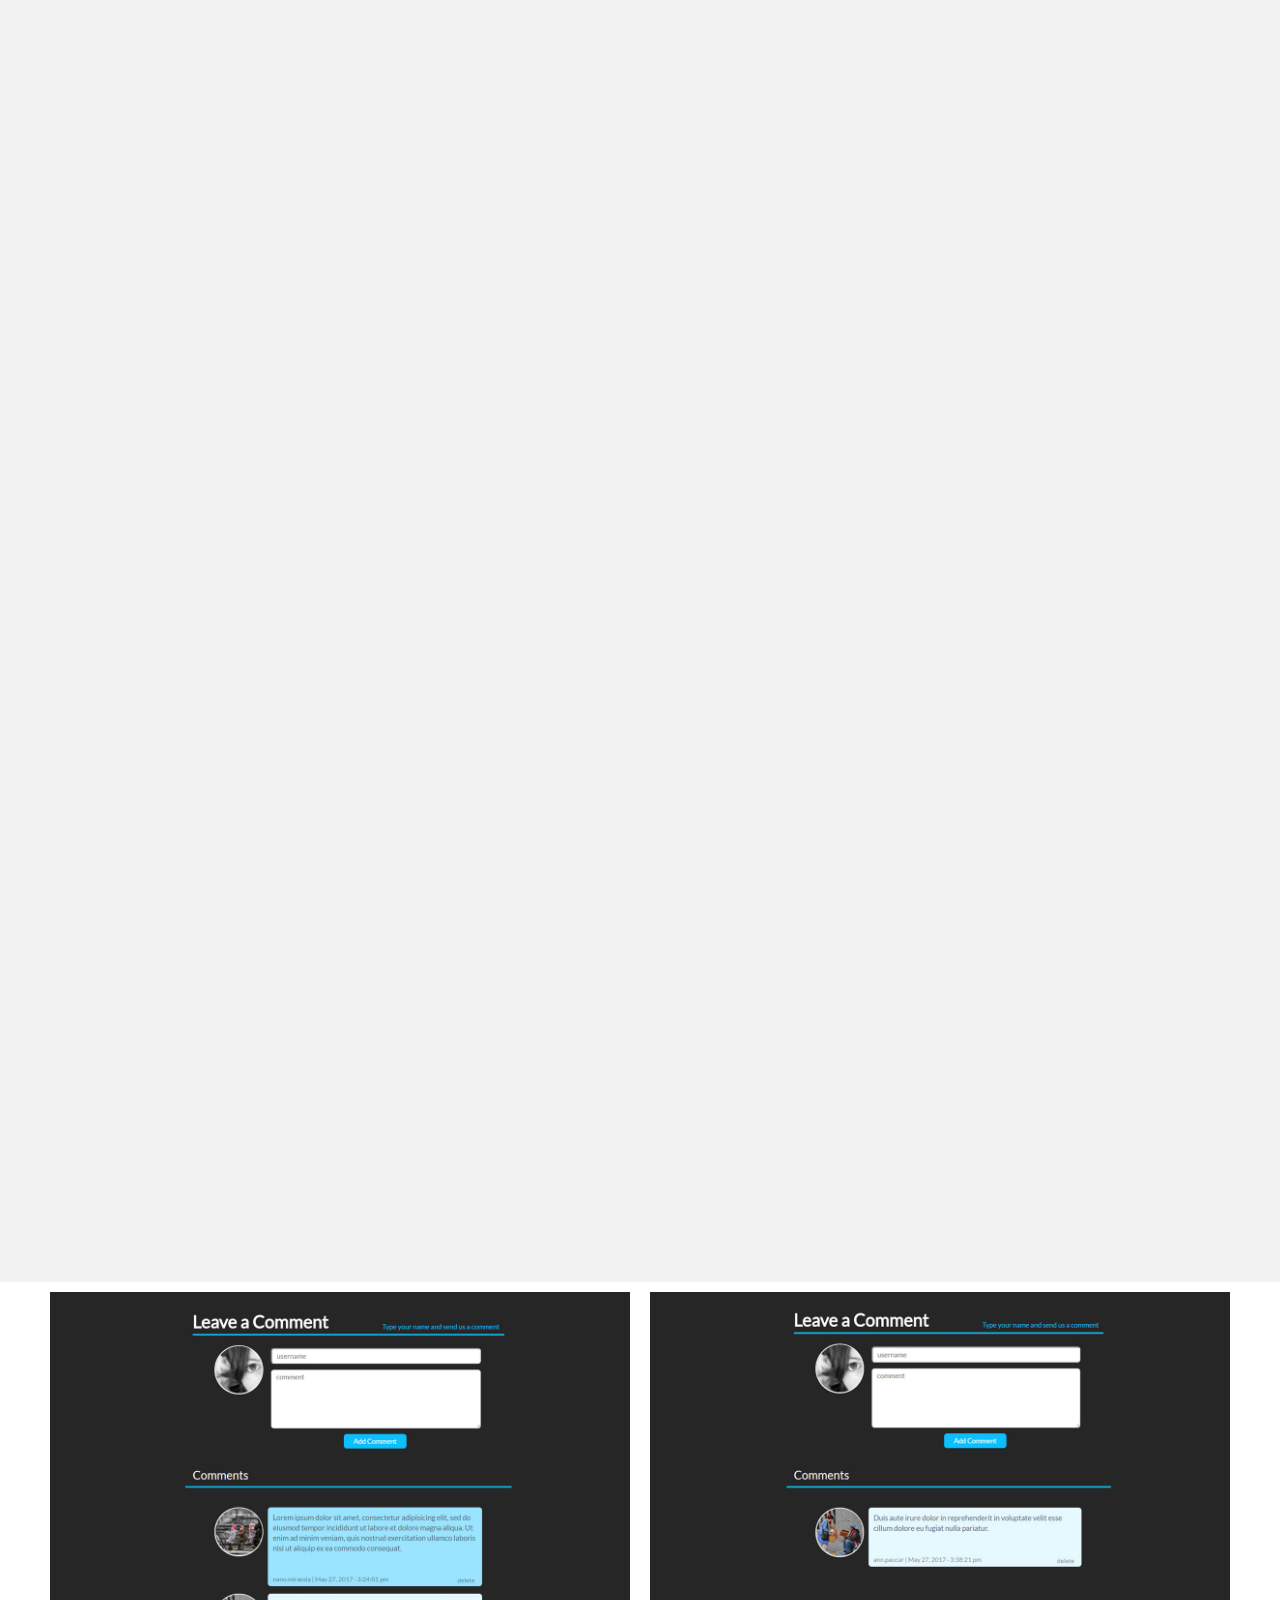
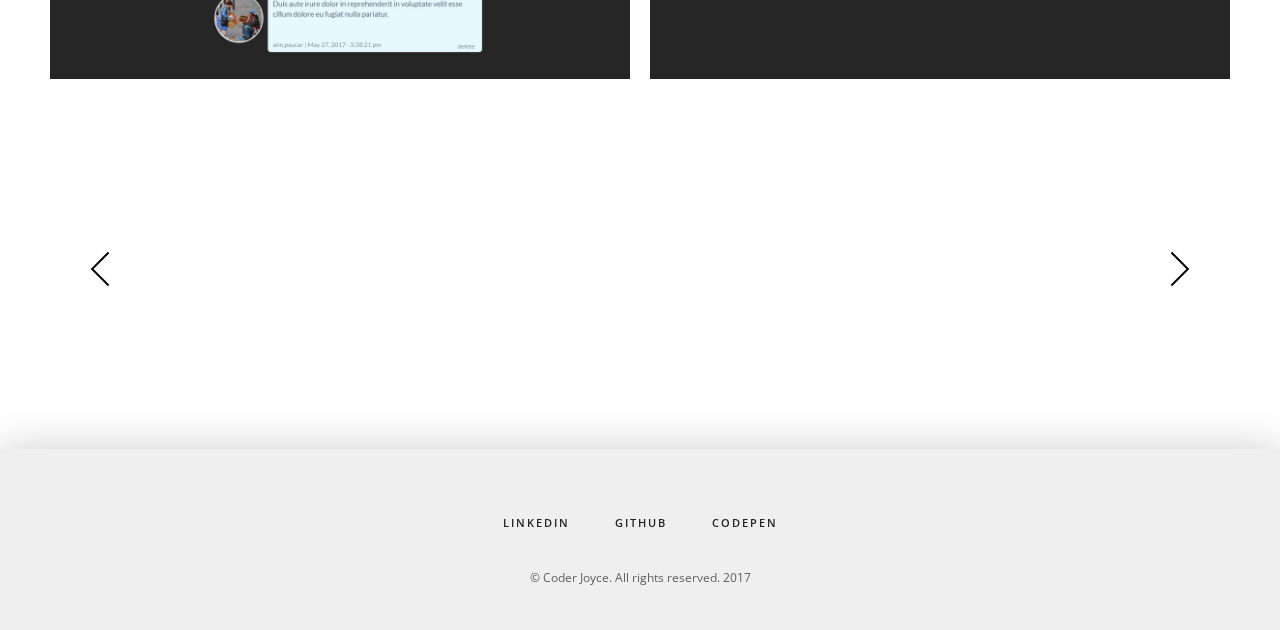
<file: project1.html>
<!DOCTYPE html>
<!--[if IE 8]><html class="no-js lt-ie9" lang="en"> <![endif]-->
<!--[if gt IE 8]>
<!--><html class="no-js" lang="en"><!--<![endif]-->
<head>

	<!-- Basic Page Needs
  ================================================== -->
	<meta charset="utf-8">
	<title>CoderJoyce</title>
	<meta name="description" content="">
	<meta name="author" content="">

	<!-- Mobile Specific Metas
  ================================================== -->
	<meta name="viewport" content="width=device-width, initial-scale=1, maximum-scale=1">



	<!-- CSS
  ================================================== -->
	<link rel="stylesheet" href="css/base.css"/>
	<link rel="stylesheet" href="css/skeleton.css"/>
	<link rel="stylesheet" href="css/layout.css"/>
	<link rel="stylesheet" href="css/font-awesome.css" />
	<link rel="stylesheet" href="css/owl.carousel.css"/>
	<link rel="stylesheet" href="css/animsition.min.css"/>



	<!-- Favicons
	================================================== -->
	<link rel="shortcut icon" href="favicon.jpg">

</head>
<body>

	<div class="animsition">

	<!-- MENU
    ================================================== -->

		<div id="menu-wrap" class="menu-back cbp-af-header">
			<div class="section boxed-width-menu">
				<a href="http://www.coderjoyce.com/"><div class="logo"></div></a>
				<ul class="slimmenu">
					<li>
						<a href="http://www.coderjoyce.com/" >homepage</a>
					</li>
					<li>
						<a href="http://www.coderjoyce.com/index.html#about">about</a>
					</li>
					<li>
						<a href="http://www.coderjoyce.com/index.html#portfolio">portfolio</a>
					</li>
					<li>
						<a href="http://www.coderjoyce.com/index.html#contact">contact</a>
					</li>
				</ul>
				</ul>
			</div>
		</div>

	<!-- Primary Page Layout
	================================================== -->


	<section class="cd-section">
		<div class="cd-block">
			<div class="project1-top">

				<a href="#scroll-link" class="scroll scroll-down"></a>

			</div>
		</div>
	</section> <!-- .cd-section -->

	<!-- Project Information Layout
	================================================== -->
		<section class="section white-background padding-top padding-top shadow-sec" id="scroll-link">
			<div class="container">
				<div class="eight columns" data-scroll-reveal="enter bottom move 100px over 0.6s after 0.2s">
					<div class="post-top-text project-title">
						<h4>Simple Commenting Application<span>.</span></h4>
						<div class="sub-line"></div>
						<div class="sub-text">JavaScript</div>
					</div>
				</div>
				<div class="eight columns" data-scroll-reveal="enter bottom move 100px over 0.6s after 0.2s">
					<div class="section-project-text">
						<p class="text-padding">This application allows the users to type their user names and send a message.
							 The data is displayed below the input and text area on a click event.
						 The comment that is added to the page displays the message, the username, the current day, and the current time.
					 This app also allows the user to delete any comment they send.</p>

							 <ul class="project-links">
								 <li><a href="https://codepen.io/rjoyce/pen/vmQPBZ" class="btn-projects" target="_blank">Codepen</a></li>
							 </ul>
							 </div>
					</div>
				</div>
			</div>
		</section>



		<section class="section white-background" id="scroll-link">
			<div class="container">
				<div class="eight columns">
					<div class="image-auto-wraper">
							<img src="images/portfolio/18b.jpg" alt="">
					</div>
				</div>
				<div class="eight columns">
					<div class="image-auto-wraper">
							<img src="images/portfolio/18c.jpg" alt="">
					</div>
					</div>
				</div>
			</div>
		</section>


	<section class="section white-background padding-top-bottom">
		<div class="container">
			<div class="sixteen columns">
				<div class="project-arrows-wrapper">
					<a href="project6.html" class="animsition-link"><div class="project-arrow-left"><p>prev</p></div></a>
					<a href="project2.html" class="animsition-link"><div class="project-arrow-right"><p>next</p></div></a>
				</div>
			</div>
		</div>
	</section>

	<!-- Footer Section
	================================================== -->
	<footer class="footer">
		<div class="container">
			<div class="sixteen columns">
				<div class="footer-social">
					<a href="https://www.linkedin.com/in/rommyjoyce">linkedin</a>
					<a href="https://github.com/rjoyce6" target="_blank">github</a>
					<a href="http://codepen.io/rjoyce/" target="_blank">codepen</a>
				</div>
			</div>
		</div>
		<div class="container">
			<div class="sixteen columns">
				<div class="footer-copy-text">
					<p>© Coder Joyce. All rights reserved. 2017</p>
				</div>
			</div>
		</div>
	</footer>

	</div>


	<!-- JAVASCRIPT
    ================================================== -->
<script type="text/javascript" src="js/jquery.js"></script>
<script type="text/javascript" src="js/modernizr.custom.js"></script>
<script type="text/javascript" src="js/jquery.animsition.min.js"></script>
<script type="text/javascript">
(function($) { "use strict";
	$(document).ready(function() {

	  $(".animsition").animsition({

		inClass               :   'zoom-in-sm',
		outClass              :   'zoom-out-sm',
		inDuration            :    800,
		outDuration           :    800,
		linkElement           :   '.animsition-link',
		// e.g. linkElement   :   'a:not([target="_blank"]):not([href^=#])'
		loading               :    true,
		loadingParentElement  :   'body', //animsition wrapper element
		loadingClass          :   'animsition-loading',
		unSupportCss          : [ 'animation-duration',
								  '-webkit-animation-duration',
								  '-o-animation-duration'
								],
		//"unSupportCss" option allows you to disable the "animsition" in case the css property in the array is not supported by your browser.
		//The default setting is to disable the "animsition" in a browser that does not support "animation-duration".

		overlay               :   false,

		overlayClass          :   'animsition-overlay-slide',
		overlayParentElement  :   'body'
	  });
	});
})(jQuery);
</script>
<script type="text/javascript" src="js/jquery.easing.js"></script>
<script type="text/javascript">
(function($) { "use strict";

	//Home Sections fit screen

	$(function(){"use strict";
		$('.project1-top').css({'height':($(window).height())+'px'});
		$(window).resize(function(){
		$('.project1-top').css({'height':($(window).height())+'px'});
		});
	});
})(jQuery);
</script>
<script type="text/javascript" src="js/classie.js"></script>
<script type="text/javascript" src="js/cbpAnimatedHeader.min.js"></script>
<script type="text/javascript" src="js/menu.js"></script>
<script type="text/javascript">
(function($) { "use strict";

	//Navigation

	$('ul.slimmenu').on('click',function(){
	var width = $(window).width();
	if ((width <= 1200)){
		$(this).slideToggle();
	}
	});
	$('ul.slimmenu').slimmenu(
	{
		resizeWidth: '1200',
		collapserTitle: '',
		easingEffect:'easeInOutQuint',
		animSpeed:'medium',
		indentChildren: true,
		childrenIndenter: '&raquo;'
	});

	$(document).ready(function(){"use strict";
		$(".scroll").click(function(event){

			event.preventDefault();

			var full_url = this.href;
			var parts = full_url.split("#");
			var trgt = parts[1];
			var target_offset = $("#"+trgt).offset();
			var target_top = target_offset.top - 60;

			$('html, body').animate({scrollTop:target_top}, 1000);
		});
	});
})(jQuery);
</script>
<script type="text/javascript" src="js/scroll.js"></script>
<script type="text/javascript">
(function($) { "use strict";

	//Home Scroll

	jQuery(document).ready(function($){
		//change this value if you want to change the speed of the scale effect
		var	scaleSpeed = 0.3,
		//change this value if you want to set a different initial opacity for the .cd-half-block
			boxShadowOpacityInitialValue = 0.3,
			animating = false;

		//check the media query
		var MQ = window.getComputedStyle(document.querySelector('body'), '::before').getPropertyValue('content').replace(/"/g, "");
		$(window).on('resize', function(){
			MQ = window.getComputedStyle(document.querySelector('body'), '::before').getPropertyValue('content').replace(/"/g, "");
		});

		//bind the animation to the window scroll event
		triggerAnimation();
		$(window).on('scroll', function(){
			triggerAnimation();
		});

		//move to next/previous section
		$('.cd-vertical-nav .cd-prev').on('click', function(){
			prevSection();
		});
		$('.cd-vertical-nav .cd-next').on('click', function(){
			nextSection();
		});
		$(document).keydown(function(event){
			if( event.which=='38' ) {
				prevSection();
				event.preventDefault();
			} else if( event.which=='40' ) {
				nextSection();
				event.preventDefault();
			}
		});

		function triggerAnimation(){
			if(MQ == 'desktop') {
				//if on desktop screen - animate sections
				(!window.requestAnimationFrame) ? animateSection() : window.requestAnimationFrame(animateSection);
			} else {
				//on mobile - remove the style added by jQuery
				$('.cd-section').find('.cd-block').removeAttr('style').find('.cd-half-block').removeAttr('style');
			}
			//update navigation arrows visibility
			checkNavigation();
		}

		function animateSection () {
			var scrollTop = $(window).scrollTop(),
				windowHeight = $(window).height(),
				windowWidth = $(window).width();

			$('.cd-section').each(function(){
				var actualBlock = $(this),
					offset = scrollTop - actualBlock.offset().top,
					scale = 1,
					translate = windowWidth/2+'px',
					opacity,
					boxShadowOpacity;

				if( offset >= -windowHeight && offset <= 0 ) {
					//move the two .cd-half-block toward the center - no scale/opacity effect
					scale = 1,
					opacity = 1,
					translate = (windowWidth * 0.5 * (- offset/windowHeight)).toFixed(0)+'px';

				} else if( offset > 0 && offset <= windowHeight ) {
					//the two .cd-half-block are in the center - scale the .cd-block element and reduce the opacity
					translate = 0+'px',
					scale = (1 - ( offset * scaleSpeed/windowHeight)).toFixed(5),
					opacity = ( 1 - ( offset/windowHeight) ).toFixed(5);

				} else if( offset < -windowHeight ) {
					//section not yet visible
					scale = 1,
					translate = windowWidth/2+'px',
					opacity = 1;

				} else {
					//section not visible anymore
					opacity = 0;
				}

				boxShadowOpacity = parseInt(translate.replace('px', ''))*boxShadowOpacityInitialValue/20;

				//translate/scale section blocks
				scaleBlock(actualBlock.find('.cd-block'), scale, opacity);

				var directionFirstChild = ( actualBlock.is(':nth-of-type(even)') ) ? '-': '+';
				var directionSecondChild = ( actualBlock.is(':nth-of-type(even)') ) ? '+': '-';
				if(actualBlock.find('.cd-half-block')) {
					translateBlock(actualBlock.find('.cd-half-block').eq(0), directionFirstChild+translate, boxShadowOpacity);
					translateBlock(actualBlock.find('.cd-half-block').eq(1), directionSecondChild+translate, boxShadowOpacity);
				}
				//this is used to navigate through the sections
				( offset >= 0 && offset < windowHeight ) ? actualBlock.addClass('is-visible') : actualBlock.removeClass('is-visible');
			});
		}

		function translateBlock(elem, value, shadow) {
			var position = Math.ceil(Math.abs(value.replace('px', '')));

			if( position >= $(window).width()/2 ) {
				shadow = 0;
			} else if ( position > 20 ) {
				shadow = boxShadowOpacityInitialValue;
			}

			elem.css({
				'-moz-transform': 'translateX(' + value + ')',
				'-webkit-transform': 'translateX(' + value + ')',
				'-ms-transform': 'translateX(' + value + ')',
				'-o-transform': 'translateX(' + value + ')',
				'transform': 'translateX(' + value + ')',
				'box-shadow' : '0px 0px 40px rgba(0,0,0,'+shadow+')'
			});
		}

		function scaleBlock(elem, value, opac) {
			elem.css({
				'-moz-transform': 'scale(' + value + ')',
				'-webkit-transform': 'scale(' + value + ')',
				'-ms-transform': 'scale(' + value + ')',
				'-o-transform': 'scale(' + value + ')',
				'transform': 'scale(' + value + ')',
				'opacity': opac
			});
		}

		function nextSection() {
			if (!animating) {
				if ($('.cd-section.is-visible').next().length > 0) smoothScroll($('.cd-section.is-visible').next());
			}
		}

		function prevSection() {
			if (!animating) {
				var prevSection = $('.cd-section.is-visible');
				if(prevSection.length > 0 && $(window).scrollTop() != prevSection.offset().top) {
					smoothScroll(prevSection);
				} else if(prevSection.prev().length > 0 && $(window).scrollTop() == prevSection.offset().top) {
					smoothScroll(prevSection.prev('.cd-section'));
				}
			}
		}

		function checkNavigation() {
			( $(window).scrollTop() < $(window).height()/2 ) ? $('.cd-vertical-nav .cd-prev').addClass('inactive') : $('.cd-vertical-nav .cd-prev').removeClass('inactive');
			( $(window).scrollTop() < $(window).height()/2 ) ? $('.cd-vertical-nav .cd-next').addClass('inactive1') : $('.cd-vertical-nav .cd-next').removeClass('inactive1');
			( $(window).scrollTop() > $(document).height() - 3*$(window).height()/2 ) ? $('.cd-vertical-nav .cd-next').addClass('inactive') : $('.cd-vertical-nav .cd-next').removeClass('inactive');
		}



		function smoothScroll(target) {
			animating = true;
			$('body,html').animate({'scrollTop': target.offset().top}, 500, function(){ animating = false; });
		}
	});
})(jQuery);
</script>
<script type="text/javascript" src="js/owl.carousel.min.js"></script>
<script type="text/javascript">
(function($) { "use strict";
						$("#owl-portfolio-slider").owlCarousel({

							navigation: false,
							slideSpeed : 300,
							autoPlay : 5000,
							singleItem:true

						});
})(jQuery);
</script>
<!-- End Document
================================================== -->
</body>
</html>
</file>
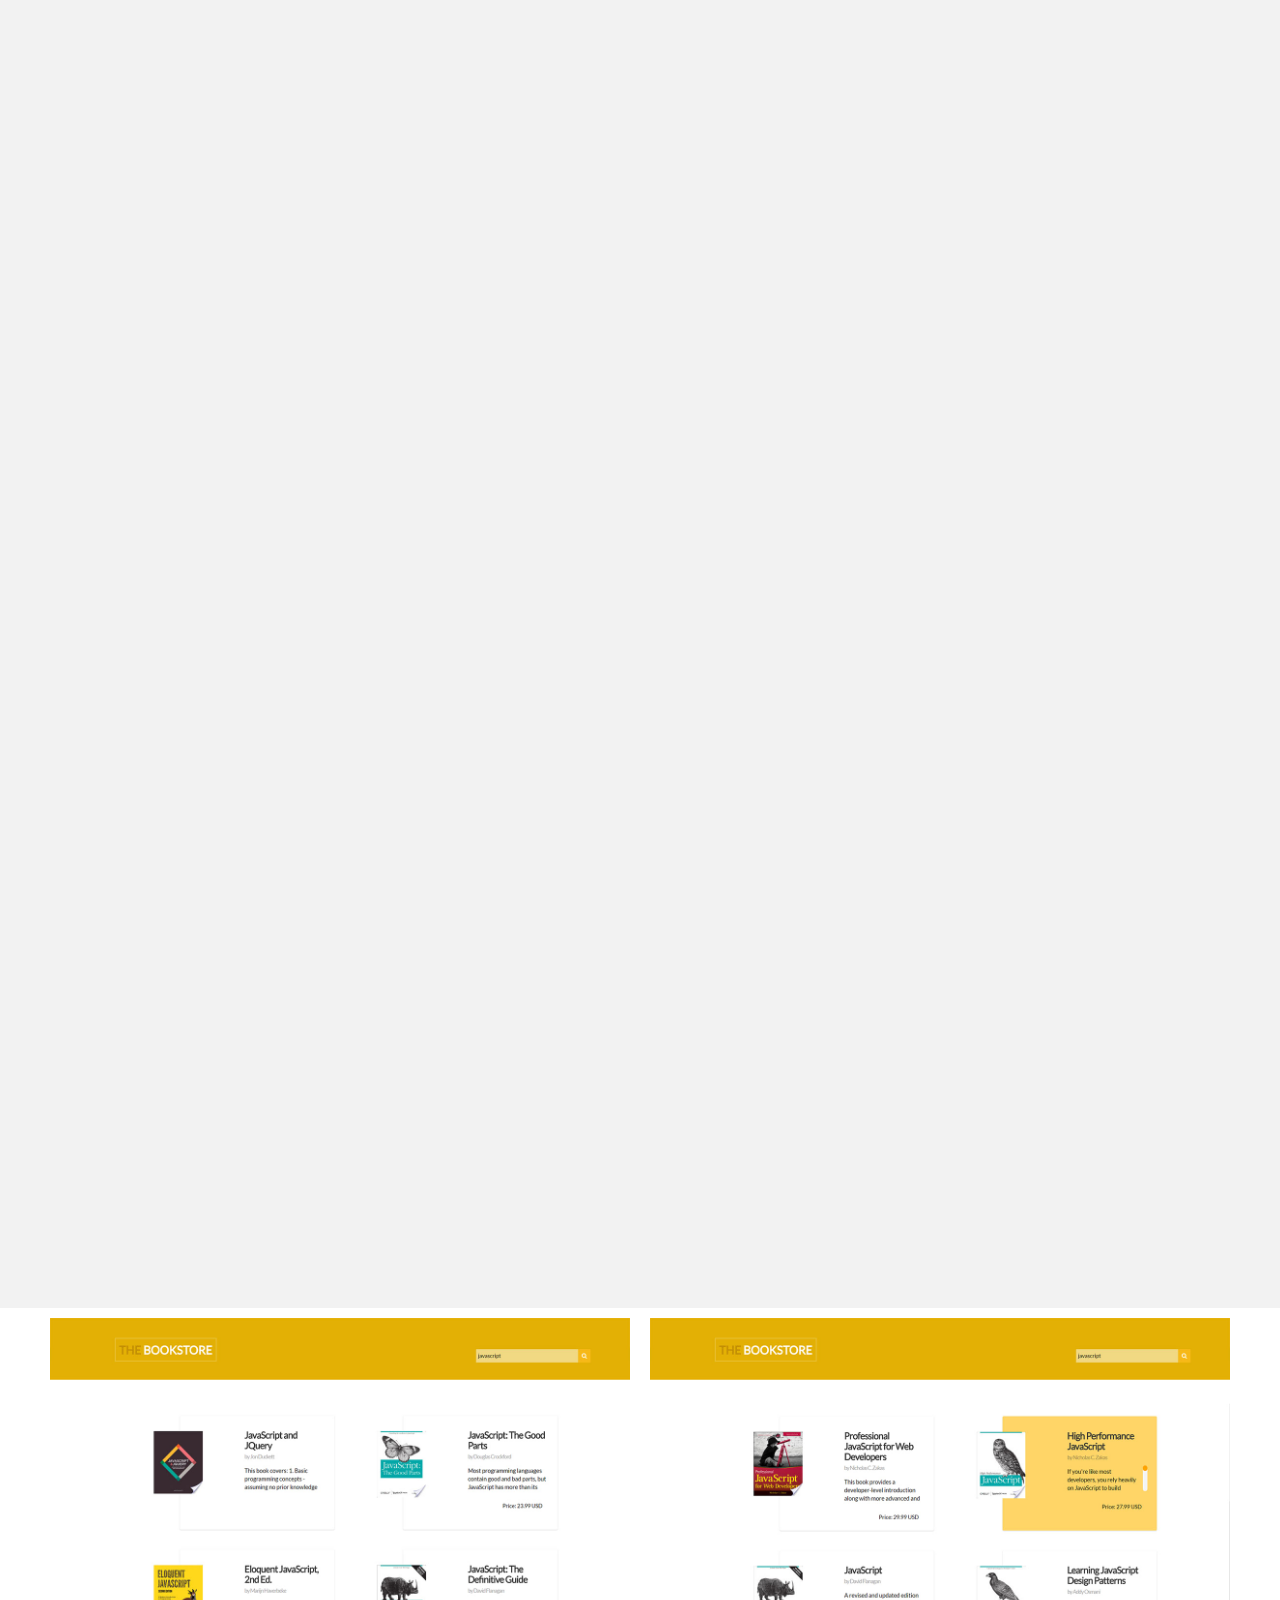
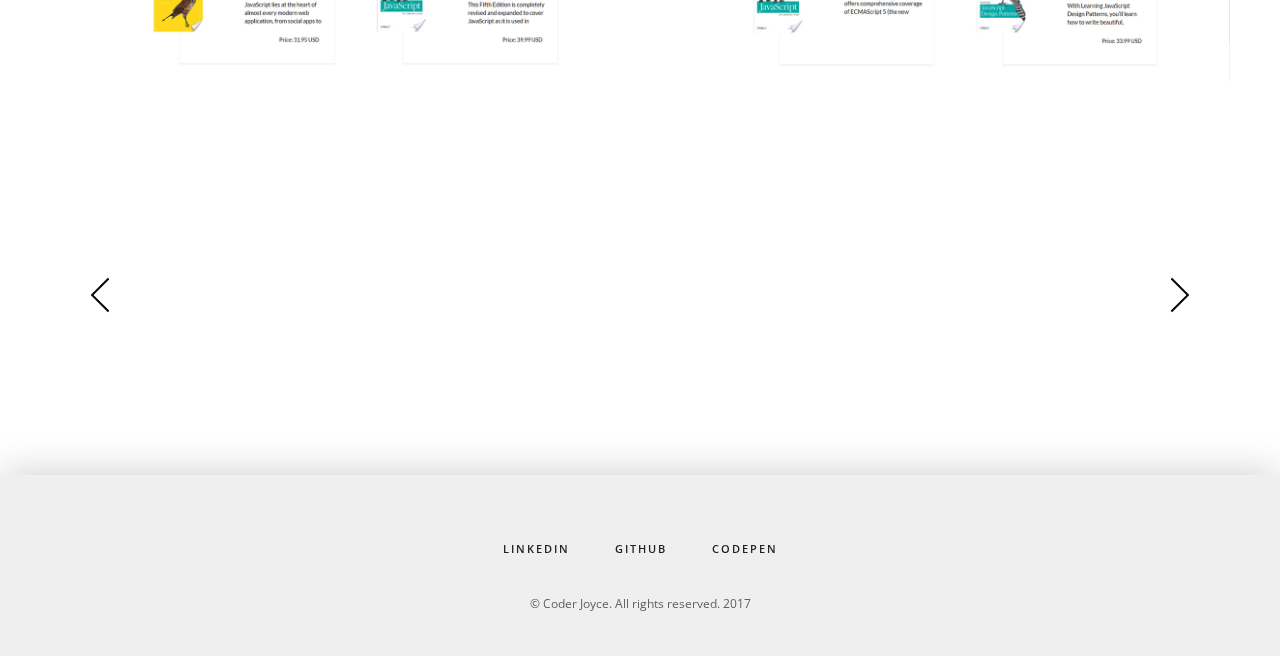
<file: project2.html>
<!DOCTYPE html>
<!--[if IE 8]><html class="no-js lt-ie9" lang="en"> <![endif]-->
<!--[if gt IE 8]>
<!--><html class="no-js" lang="en"><!--<![endif]-->
<head>

	<!-- Basic Page Needs
  ================================================== -->
	<meta charset="utf-8">
	<title>CoderJoyce</title>
	<meta name="description" content="">
	<meta name="author" content="">

	<!-- Mobile Specific Metas
  ================================================== -->
	<meta name="viewport" content="width=device-width, initial-scale=1, maximum-scale=1">



	<!-- CSS
  ================================================== -->
	<link rel="stylesheet" href="css/base.css"/>
	<link rel="stylesheet" href="css/skeleton.css"/>
	<link rel="stylesheet" href="css/layout.css"/>
	<link rel="stylesheet" href="css/font-awesome.css" />
	<link rel="stylesheet" href="css/owl.carousel.css"/>
	<link rel="stylesheet" href="css/animsition.min.css"/>



	<!-- Favicons
	================================================== -->
	<link rel="shortcut icon" href="favicon.jpg">
	<link rel="apple-touch-icon" href="apple-touch-icon.png">
	<link rel="apple-touch-icon" sizes="72x72" href="apple-touch-icon-72x72.png">
	<link rel="apple-touch-icon" sizes="114x114" href="apple-touch-icon-114x114.png">



</head>
<body>

	<div class="animsition">

	<!-- MENU
    ================================================== -->
				<div id="menu-wrap" class="menu-back cbp-af-header">
					<div class="section boxed-width-menu">
						<a href="http://www.coderjoyce.com/"><div class="logo"></div></a>
						<ul class="slimmenu">
							<li>
								<a href="http://www.coderjoyce.com/" >homepage</a>
							</li>
							<li>
								<a href="http://www.coderjoyce.com/index.html#about">about</a>
							</li>
							<li>
								<a href="http://www.coderjoyce.com/index.html#portfolio">portfolio</a>
							</li>
							<li>
								<a href="http://www.coderjoyce.com/index.html#contact">contact</a>
							</li>
						</ul>
						</ul>
					</div>
				</div>

	<!-- Primary Page Layout
	================================================== -->


	<section class="cd-section">
		<div class="cd-block">
			<div class="project2-top">

				<a href="#scroll-link" class="scroll scroll-down"></a>

			</div>
		</div>
	</section> <!-- .cd-section -->

	<!-- Project Information Layout
	================================================== -->
		<section class="section white-background padding-top padding-top shadow-sec" id="scroll-link">
			<div class="container">
				<div class="eight columns" data-scroll-reveal="enter bottom move 100px over 0.6s after 0.2s">
					<div class="post-top-text project-title">
						<h4>Business Website<span>.</span></h4>
						<div class="sub-line"></div>
						<div class="sub-text">Website Design, BootStrap, CSS</div>
					</div>
				</div>
				<div class="eight columns" data-scroll-reveal="enter bottom move 100px over 0.6s after 0.2s">
					<div class="section-project-text">
						<p class="text-padding">This portfolio website was build for Keitel's Invitations and Details.
						The client for this website provides multiple services and needed a website to showcase her work.
						Her portfolio website consist of a modern and minimalistic layout that describes her services
						and provides all the information needed to contact her and request her services.
						This project has been created by mainly using bootstrap and jquery.</p>

							 <ul class="project-links">
								 <li><a href="https://codepen.io/rjoyce/pen/LyXaVb" class="btn-projects" target="_blank">Codepen</a></li>
							 </ul>
							 </div>
					</div>
				</div>
			</div>
		</section>


		<section class="section white-background" id="scroll-link">
			<div class="container">
				<div class="eight columns">
					<div class="image-auto-wraper">
							<img src="images/portfolio/19b.jpg" alt="">
					</div>
				</div>
				<div class="eight columns">
					<div class="image-auto-wraper">
							<img src="images/portfolio/19c.jpg" alt="">
					</div>
				</div>
			</div>
		</section>


	<section class="section white-background padding-top-bottom">
		<div class="container">
			<div class="sixteen columns">
				<div class="project-arrows-wrapper">
					<a href="project1.html" class="animsition-link"><div class="project-arrow-left"><p>prev</p></div></a>
					<a href="project3.html" class="animsition-link"><div class="project-arrow-right"><p>next</p></div></a>
				</div>
			</div>
		</div>
	</section>

	<!-- Footer Section
	================================================== -->
	<footer class="footer">
		<div class="container">
			<div class="sixteen columns">
				<div class="footer-social">
					<a href="https://www.linkedin.com/in/rommyjoyce">linkedin</a>
					<a href="https://github.com/rjoyce6" target="_blank">github</a>
					<a href="http://codepen.io/rjoyce/" target="_blank">codepen</a>
				</div>
			</div>
		</div>
		<div class="container">
			<div class="sixteen columns">
				<div class="footer-copy-text">
					<p>© Coder Joyce. All rights reserved. 2017</p>
				</div>
			</div>
		</div>
	</footer>

	</div>


	<!-- JAVASCRIPT
    ================================================== -->
<script type="text/javascript" src="js/jquery.js"></script>
<script type="text/javascript" src="js/modernizr.custom.js"></script>
<script type="text/javascript" src="js/jquery.animsition.min.js"></script>
<script type="text/javascript">
(function($) { "use strict";
	$(document).ready(function() {

	  $(".animsition").animsition({

		inClass               :   'zoom-in-sm',
		outClass              :   'zoom-out-sm',
		inDuration            :    800,
		outDuration           :    800,
		linkElement           :   '.animsition-link',
		// e.g. linkElement   :   'a:not([target="_blank"]):not([href^=#])'
		loading               :    true,
		loadingParentElement  :   'body', //animsition wrapper element
		loadingClass          :   'animsition-loading',
		unSupportCss          : [ 'animation-duration',
								  '-webkit-animation-duration',
								  '-o-animation-duration'
								],
		//"unSupportCss" option allows you to disable the "animsition" in case the css property in the array is not supported by your browser.
		//The default setting is to disable the "animsition" in a browser that does not support "animation-duration".

		overlay               :   false,

		overlayClass          :   'animsition-overlay-slide',
		overlayParentElement  :   'body'
	  });
	});
})(jQuery);
</script>
<script type="text/javascript" src="js/jquery.easing.js"></script>
<script type="text/javascript">
(function($) { "use strict";

	//Home Sections fit screen

	$(function(){"use strict";
		$('.project2-top').css({'height':($(window).height())+'px'});
		$(window).resize(function(){
		$('.project2-top').css({'height':($(window).height())+'px'});
		});
	});
})(jQuery);
</script>
<script type="text/javascript" src="js/classie.js"></script>
<script type="text/javascript" src="js/cbpAnimatedHeader.min.js"></script>
<script type="text/javascript" src="js/menu.js"></script>
<script type="text/javascript">
(function($) { "use strict";

	//Navigation

	$('ul.slimmenu').on('click',function(){
	var width = $(window).width();
	if ((width <= 1200)){
		$(this).slideToggle();
	}
	});
	$('ul.slimmenu').slimmenu(
	{
		resizeWidth: '1200',
		collapserTitle: '',
		easingEffect:'easeInOutQuint',
		animSpeed:'medium',
		indentChildren: true,
		childrenIndenter: '&raquo;'
	});

	$(document).ready(function(){"use strict";
		$(".scroll").click(function(event){

			event.preventDefault();

			var full_url = this.href;
			var parts = full_url.split("#");
			var trgt = parts[1];
			var target_offset = $("#"+trgt).offset();
			var target_top = target_offset.top - 60;

			$('html, body').animate({scrollTop:target_top}, 1000);
		});
	});
})(jQuery);
</script>
<script type="text/javascript" src="js/scroll.js"></script>
<script type="text/javascript">
(function($) { "use strict";

	//Home Scroll

	jQuery(document).ready(function($){
		//change this value if you want to change the speed of the scale effect
		var	scaleSpeed = 0.3,
		//change this value if you want to set a different initial opacity for the .cd-half-block
			boxShadowOpacityInitialValue = 0.3,
			animating = false;

		//check the media query
		var MQ = window.getComputedStyle(document.querySelector('body'), '::before').getPropertyValue('content').replace(/"/g, "");
		$(window).on('resize', function(){
			MQ = window.getComputedStyle(document.querySelector('body'), '::before').getPropertyValue('content').replace(/"/g, "");
		});

		//bind the animation to the window scroll event
		triggerAnimation();
		$(window).on('scroll', function(){
			triggerAnimation();
		});

		//move to next/previous section
		$('.cd-vertical-nav .cd-prev').on('click', function(){
			prevSection();
		});
		$('.cd-vertical-nav .cd-next').on('click', function(){
			nextSection();
		});
		$(document).keydown(function(event){
			if( event.which=='38' ) {
				prevSection();
				event.preventDefault();
			} else if( event.which=='40' ) {
				nextSection();
				event.preventDefault();
			}
		});

		function triggerAnimation(){
			if(MQ == 'desktop') {
				//if on desktop screen - animate sections
				(!window.requestAnimationFrame) ? animateSection() : window.requestAnimationFrame(animateSection);
			} else {
				//on mobile - remove the style added by jQuery
				$('.cd-section').find('.cd-block').removeAttr('style').find('.cd-half-block').removeAttr('style');
			}
			//update navigation arrows visibility
			checkNavigation();
		}

		function animateSection () {
			var scrollTop = $(window).scrollTop(),
				windowHeight = $(window).height(),
				windowWidth = $(window).width();

			$('.cd-section').each(function(){
				var actualBlock = $(this),
					offset = scrollTop - actualBlock.offset().top,
					scale = 1,
					translate = windowWidth/2+'px',
					opacity,
					boxShadowOpacity;

				if( offset >= -windowHeight && offset <= 0 ) {
					//move the two .cd-half-block toward the center - no scale/opacity effect
					scale = 1,
					opacity = 1,
					translate = (windowWidth * 0.5 * (- offset/windowHeight)).toFixed(0)+'px';

				} else if( offset > 0 && offset <= windowHeight ) {
					//the two .cd-half-block are in the center - scale the .cd-block element and reduce the opacity
					translate = 0+'px',
					scale = (1 - ( offset * scaleSpeed/windowHeight)).toFixed(5),
					opacity = ( 1 - ( offset/windowHeight) ).toFixed(5);

				} else if( offset < -windowHeight ) {
					//section not yet visible
					scale = 1,
					translate = windowWidth/2+'px',
					opacity = 1;

				} else {
					//section not visible anymore
					opacity = 0;
				}

				boxShadowOpacity = parseInt(translate.replace('px', ''))*boxShadowOpacityInitialValue/20;

				//translate/scale section blocks
				scaleBlock(actualBlock.find('.cd-block'), scale, opacity);

				var directionFirstChild = ( actualBlock.is(':nth-of-type(even)') ) ? '-': '+';
				var directionSecondChild = ( actualBlock.is(':nth-of-type(even)') ) ? '+': '-';
				if(actualBlock.find('.cd-half-block')) {
					translateBlock(actualBlock.find('.cd-half-block').eq(0), directionFirstChild+translate, boxShadowOpacity);
					translateBlock(actualBlock.find('.cd-half-block').eq(1), directionSecondChild+translate, boxShadowOpacity);
				}
				//this is used to navigate through the sections
				( offset >= 0 && offset < windowHeight ) ? actualBlock.addClass('is-visible') : actualBlock.removeClass('is-visible');
			});
		}

		function translateBlock(elem, value, shadow) {
			var position = Math.ceil(Math.abs(value.replace('px', '')));

			if( position >= $(window).width()/2 ) {
				shadow = 0;
			} else if ( position > 20 ) {
				shadow = boxShadowOpacityInitialValue;
			}

			elem.css({
				'-moz-transform': 'translateX(' + value + ')',
				'-webkit-transform': 'translateX(' + value + ')',
				'-ms-transform': 'translateX(' + value + ')',
				'-o-transform': 'translateX(' + value + ')',
				'transform': 'translateX(' + value + ')',
				'box-shadow' : '0px 0px 40px rgba(0,0,0,'+shadow+')'
			});
		}

		function scaleBlock(elem, value, opac) {
			elem.css({
				'-moz-transform': 'scale(' + value + ')',
				'-webkit-transform': 'scale(' + value + ')',
				'-ms-transform': 'scale(' + value + ')',
				'-o-transform': 'scale(' + value + ')',
				'transform': 'scale(' + value + ')',
				'opacity': opac
			});
		}

		function nextSection() {
			if (!animating) {
				if ($('.cd-section.is-visible').next().length > 0) smoothScroll($('.cd-section.is-visible').next());
			}
		}

		function prevSection() {
			if (!animating) {
				var prevSection = $('.cd-section.is-visible');
				if(prevSection.length > 0 && $(window).scrollTop() != prevSection.offset().top) {
					smoothScroll(prevSection);
				} else if(prevSection.prev().length > 0 && $(window).scrollTop() == prevSection.offset().top) {
					smoothScroll(prevSection.prev('.cd-section'));
				}
			}
		}

		function checkNavigation() {
			( $(window).scrollTop() < $(window).height()/2 ) ? $('.cd-vertical-nav .cd-prev').addClass('inactive') : $('.cd-vertical-nav .cd-prev').removeClass('inactive');
			( $(window).scrollTop() < $(window).height()/2 ) ? $('.cd-vertical-nav .cd-next').addClass('inactive1') : $('.cd-vertical-nav .cd-next').removeClass('inactive1');
			( $(window).scrollTop() > $(document).height() - 3*$(window).height()/2 ) ? $('.cd-vertical-nav .cd-next').addClass('inactive') : $('.cd-vertical-nav .cd-next').removeClass('inactive');
		}



		function smoothScroll(target) {
			animating = true;
			$('body,html').animate({'scrollTop': target.offset().top}, 500, function(){ animating = false; });
		}
	});
})(jQuery);
</script>
<script type="text/javascript" src="js/owl.carousel.min.js"></script>
<script type="text/javascript">
(function($) { "use strict";
						$("#owl-portfolio-slider").owlCarousel({

							navigation: false,
							slideSpeed : 300,
							autoPlay : 5000,
							singleItem:true

						});
})(jQuery);
</script>
<!-- End Document
================================================== -->
</body>
</html>
</file>
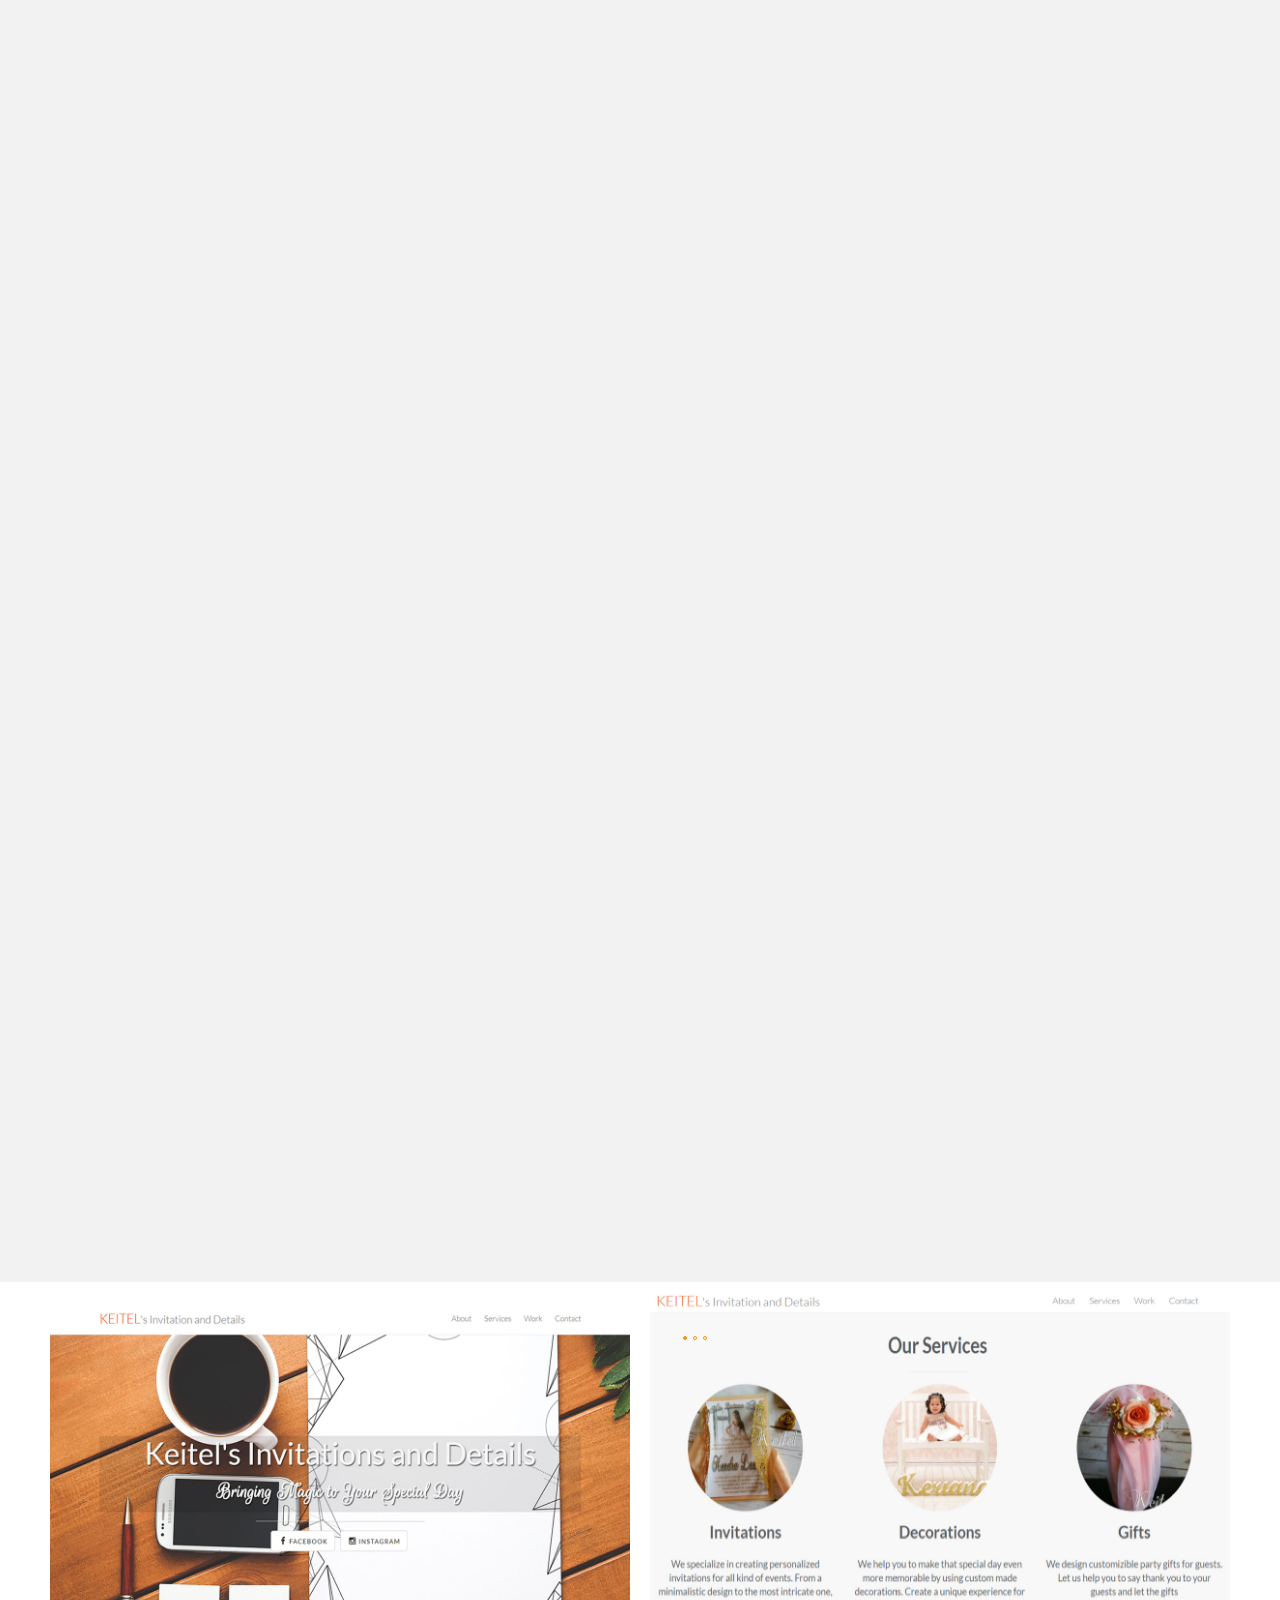
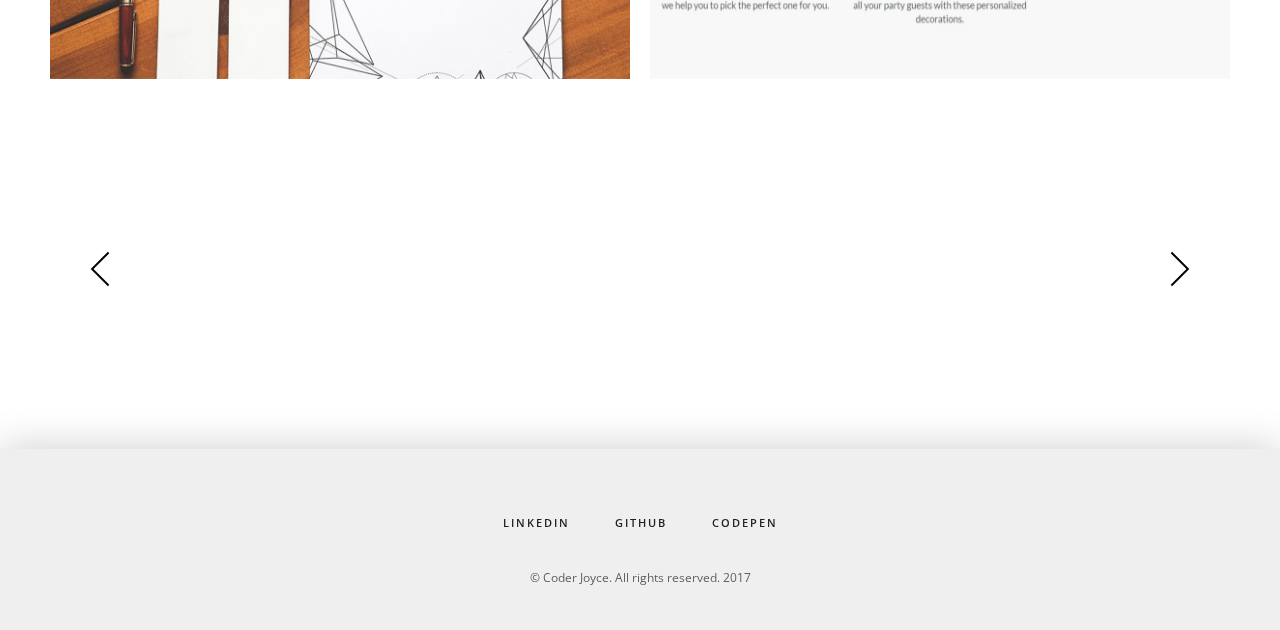
<file: project3.html>
<!DOCTYPE html>
<!--[if IE 8]><html class="no-js lt-ie9" lang="en"> <![endif]-->
<!--[if gt IE 8]>
<!--><html class="no-js" lang="en"><!--<![endif]-->
<head>

	<!-- Basic Page Needs
  ================================================== -->
	<meta charset="utf-8">
	<title>CoderJoyce</title>
	<meta name="description" content="">
	<meta name="author" content="">

	<!-- Mobile Specific Metas
  ================================================== -->
	<meta name="viewport" content="width=device-width, initial-scale=1, maximum-scale=1">



	<!-- CSS
  ================================================== -->
	<link rel="stylesheet" href="css/base.css"/>
	<link rel="stylesheet" href="css/skeleton.css"/>
	<link rel="stylesheet" href="css/layout.css"/>
	<link rel="stylesheet" href="css/font-awesome.css" />
	<link rel="stylesheet" href="css/retina.css"/>
	<link rel="stylesheet" href="css/owl.carousel.css"/>
	<link rel="stylesheet" href="css/animsition.min.css"/>



	<!-- Favicons
	================================================== -->
	<link rel="shortcut icon" href="favicon.jpg">
	<link rel="apple-touch-icon" href="apple-touch-icon.png">
	<link rel="apple-touch-icon" sizes="72x72" href="apple-touch-icon-72x72.png">
	<link rel="apple-touch-icon" sizes="114x114" href="apple-touch-icon-114x114.png">



</head>
<body>

	<div class="animsition">

	<!-- MENU
    ================================================== -->

				<div id="menu-wrap" class="menu-back cbp-af-header">
					<div class="section boxed-width-menu">
						<a href="http://www.coderjoyce.com/"><div class="logo"></div></a>
						<ul class="slimmenu">
							<li>
								<a href="http://www.coderjoyce.com/" >homepage</a>
							</li>
							<li>
								<a href="http://www.coderjoyce.com/index.html#about">about</a>
							</li>
							<li>
								<a href="http://www.coderjoyce.com/index.html#portfolio">portfolio</a>
							</li>
							<li>
								<a href="http://www.coderjoyce.com/index.html#contact">contact</a>
							</li>
						</ul>
						</ul>
					</div>
				</div>

	<!-- Primary Page Layout
	================================================== -->


	<section class="cd-section">
		<div class="cd-block">
			<div class="project3-top">

				<a href="#scroll-link" class="scroll scroll-down"></a>

			</div>
		</div>
	</section> <!-- .cd-section -->


	<section class="section white-background padding-top padding-top shadow-sec" id="scroll-link">
		<div class="container">
			<div class="eight columns" data-scroll-reveal="enter bottom move 100px over 0.6s after 0.2s">
				<div class="post-top-text project-title">
					<h4>Portfolio Website<span>.</span></h4>
					<div class="sub-line"></div>
					<div class="sub-text">Website Design, Bootstrap, Custom CSS</div>
				</div>
			</div>
			<div class="eight columns" data-scroll-reveal="enter bottom move 100px over 0.6s after 0.2s">
				<div class="section-project-text">
					<p class="text-padding">This business website was built for Keitel's Invitations and Details.
						 The client for this website provides multiple services and needed a
						 website to showcase her work. Her website consist of a modern
						 and minimalistic layout that describes all her work and provides all
						 the information needed to contact her and request her services.  </p>
						 <ul class="project-links">
							 <li><a href="https://codepen.io/rjoyce/pen/dWXjMW" class="btn-projects" target="_blank">Codepen</a></li>
							 <li><a href="https://github.com/rjoyce6/HW5-Project/tree/master/HW5%20-%20Project" class="btn-projects" target="_blank">github</a></li>
						 </ul>
						 </div>
				</div>
			</div>
		</div>
	</section>


		<section class="section white-background" id="scroll-link">
			<div class="container">
				<div class="eight columns">
					<div class="image-auto-wraper">
							<img src="images/portfolio/12b.jpg" alt="">
					</div>
				</div>
				<div class="eight columns">
					<div id="owl-portfolio-slider" class="owl-carousel owl-theme">
						<div class="item">
							<img src="images/portfolio/12c.jpg" alt="">
						</div>
						<div class="item">
							<img src="images/portfolio/12d.jpg" alt="">
						</div>
						<div class="item">
							<img src="images/portfolio/12e.jpg" alt="">
						</div>
					</div>
				</div>
			</div>
		</section>


	<section class="section white-background padding-top-bottom">
		<div class="container">
			<div class="sixteen columns">
				<div class="project-arrows-wrapper">
					<a href="project2.html" class="animsition-link"><div class="project-arrow-left"><p>prev</p></div></a>
					<a href="project4.html" class="animsition-link"><div class="project-arrow-right"><p>next</p></div></a>
				</div>
			</div>
		</div>
	</section>

	<!-- Footer Section
	================================================== -->
	<footer class="footer">
		<div class="container">
			<div class="sixteen columns">
				<div class="footer-social">
					<a href="https://www.linkedin.com/in/rommyjoyce">linkedin</a>
					<a href="https://github.com/rjoyce6" target="_blank">github</a>
					<a href="http://codepen.io/rjoyce/" target="_blank">codepen</a>
				</div>
			</div>
		</div>
		<div class="container">
			<div class="sixteen columns">
				<div class="footer-copy-text">
					<p>© Coder Joyce. All rights reserved. 2017</p>
				</div>
			</div>
		</div>
	</footer>

	</div>


	<!-- JAVASCRIPT
    ================================================== -->
<script type="text/javascript" src="js/jquery.js"></script>
<script type="text/javascript" src="js/modernizr.custom.js"></script>
<script type="text/javascript" src="js/jquery.animsition.min.js"></script>
<script type="text/javascript">
(function($) { "use strict";
	$(document).ready(function() {

	  $(".animsition").animsition({

		inClass               :   'zoom-in-sm',
		outClass              :   'zoom-out-sm',
		inDuration            :    800,
		outDuration           :    800,
		linkElement           :   '.animsition-link',
		// e.g. linkElement   :   'a:not([target="_blank"]):not([href^=#])'
		loading               :    true,
		loadingParentElement  :   'body', //animsition wrapper element
		loadingClass          :   'animsition-loading',
		unSupportCss          : [ 'animation-duration',
								  '-webkit-animation-duration',
								  '-o-animation-duration'
								],
		//"unSupportCss" option allows you to disable the "animsition" in case the css property in the array is not supported by your browser.
		//The default setting is to disable the "animsition" in a browser that does not support "animation-duration".

		overlay               :   false,

		overlayClass          :   'animsition-overlay-slide',
		overlayParentElement  :   'body'
	  });
	});
})(jQuery);
</script>
<script type="text/javascript" src="js/jquery.easing.js"></script>
<script type="text/javascript">
(function($) { "use strict";

	//Home Sections fit screen

	$(function(){"use strict";
		$('.project3-top').css({'height':($(window).height())+'px'});
		$(window).resize(function(){
		$('.project3-top').css({'height':($(window).height())+'px'});
		});
	});
})(jQuery);
</script>
<script type="text/javascript" src="js/classie.js"></script>
<script type="text/javascript" src="js/cbpAnimatedHeader.min.js"></script>
<script type="text/javascript" src="js/menu.js"></script>
<script type="text/javascript">
(function($) { "use strict";

	//Navigation

	$('ul.slimmenu').on('click',function(){
	var width = $(window).width();
	if ((width <= 1200)){
		$(this).slideToggle();
	}
	});
	$('ul.slimmenu').slimmenu(
	{
		resizeWidth: '1200',
		collapserTitle: '',
		easingEffect:'easeInOutQuint',
		animSpeed:'medium',
		indentChildren: true,
		childrenIndenter: '&raquo;'
	});

	$(document).ready(function(){"use strict";
		$(".scroll").click(function(event){

			event.preventDefault();

			var full_url = this.href;
			var parts = full_url.split("#");
			var trgt = parts[1];
			var target_offset = $("#"+trgt).offset();
			var target_top = target_offset.top - 60;

			$('html, body').animate({scrollTop:target_top}, 1000);
		});
	});
})(jQuery);
</script>
<script type="text/javascript" src="js/scroll.js"></script>
<script type="text/javascript">
(function($) { "use strict";

	//Home Scroll

	jQuery(document).ready(function($){
		//change this value if you want to change the speed of the scale effect
		var	scaleSpeed = 0.3,
		//change this value if you want to set a different initial opacity for the .cd-half-block
			boxShadowOpacityInitialValue = 0.3,
			animating = false;

		//check the media query
		var MQ = window.getComputedStyle(document.querySelector('body'), '::before').getPropertyValue('content').replace(/"/g, "");
		$(window).on('resize', function(){
			MQ = window.getComputedStyle(document.querySelector('body'), '::before').getPropertyValue('content').replace(/"/g, "");
		});

		//bind the animation to the window scroll event
		triggerAnimation();
		$(window).on('scroll', function(){
			triggerAnimation();
		});

		//move to next/previous section
		$('.cd-vertical-nav .cd-prev').on('click', function(){
			prevSection();
		});
		$('.cd-vertical-nav .cd-next').on('click', function(){
			nextSection();
		});
		$(document).keydown(function(event){
			if( event.which=='38' ) {
				prevSection();
				event.preventDefault();
			} else if( event.which=='40' ) {
				nextSection();
				event.preventDefault();
			}
		});

		function triggerAnimation(){
			if(MQ == 'desktop') {
				//if on desktop screen - animate sections
				(!window.requestAnimationFrame) ? animateSection() : window.requestAnimationFrame(animateSection);
			} else {
				//on mobile - remove the style added by jQuery
				$('.cd-section').find('.cd-block').removeAttr('style').find('.cd-half-block').removeAttr('style');
			}
			//update navigation arrows visibility
			checkNavigation();
		}

		function animateSection () {
			var scrollTop = $(window).scrollTop(),
				windowHeight = $(window).height(),
				windowWidth = $(window).width();

			$('.cd-section').each(function(){
				var actualBlock = $(this),
					offset = scrollTop - actualBlock.offset().top,
					scale = 1,
					translate = windowWidth/2+'px',
					opacity,
					boxShadowOpacity;

				if( offset >= -windowHeight && offset <= 0 ) {
					//move the two .cd-half-block toward the center - no scale/opacity effect
					scale = 1,
					opacity = 1,
					translate = (windowWidth * 0.5 * (- offset/windowHeight)).toFixed(0)+'px';

				} else if( offset > 0 && offset <= windowHeight ) {
					//the two .cd-half-block are in the center - scale the .cd-block element and reduce the opacity
					translate = 0+'px',
					scale = (1 - ( offset * scaleSpeed/windowHeight)).toFixed(5),
					opacity = ( 1 - ( offset/windowHeight) ).toFixed(5);

				} else if( offset < -windowHeight ) {
					//section not yet visible
					scale = 1,
					translate = windowWidth/2+'px',
					opacity = 1;

				} else {
					//section not visible anymore
					opacity = 0;
				}

				boxShadowOpacity = parseInt(translate.replace('px', ''))*boxShadowOpacityInitialValue/20;

				//translate/scale section blocks
				scaleBlock(actualBlock.find('.cd-block'), scale, opacity);

				var directionFirstChild = ( actualBlock.is(':nth-of-type(even)') ) ? '-': '+';
				var directionSecondChild = ( actualBlock.is(':nth-of-type(even)') ) ? '+': '-';
				if(actualBlock.find('.cd-half-block')) {
					translateBlock(actualBlock.find('.cd-half-block').eq(0), directionFirstChild+translate, boxShadowOpacity);
					translateBlock(actualBlock.find('.cd-half-block').eq(1), directionSecondChild+translate, boxShadowOpacity);
				}
				//this is used to navigate through the sections
				( offset >= 0 && offset < windowHeight ) ? actualBlock.addClass('is-visible') : actualBlock.removeClass('is-visible');
			});
		}

		function translateBlock(elem, value, shadow) {
			var position = Math.ceil(Math.abs(value.replace('px', '')));

			if( position >= $(window).width()/2 ) {
				shadow = 0;
			} else if ( position > 20 ) {
				shadow = boxShadowOpacityInitialValue;
			}

			elem.css({
				'-moz-transform': 'translateX(' + value + ')',
				'-webkit-transform': 'translateX(' + value + ')',
				'-ms-transform': 'translateX(' + value + ')',
				'-o-transform': 'translateX(' + value + ')',
				'transform': 'translateX(' + value + ')',
				'box-shadow' : '0px 0px 40px rgba(0,0,0,'+shadow+')'
			});
		}

		function scaleBlock(elem, value, opac) {
			elem.css({
				'-moz-transform': 'scale(' + value + ')',
				'-webkit-transform': 'scale(' + value + ')',
				'-ms-transform': 'scale(' + value + ')',
				'-o-transform': 'scale(' + value + ')',
				'transform': 'scale(' + value + ')',
				'opacity': opac
			});
		}

		function nextSection() {
			if (!animating) {
				if ($('.cd-section.is-visible').next().length > 0) smoothScroll($('.cd-section.is-visible').next());
			}
		}

		function prevSection() {
			if (!animating) {
				var prevSection = $('.cd-section.is-visible');
				if(prevSection.length > 0 && $(window).scrollTop() != prevSection.offset().top) {
					smoothScroll(prevSection);
				} else if(prevSection.prev().length > 0 && $(window).scrollTop() == prevSection.offset().top) {
					smoothScroll(prevSection.prev('.cd-section'));
				}
			}
		}

		function checkNavigation() {
			( $(window).scrollTop() < $(window).height()/2 ) ? $('.cd-vertical-nav .cd-prev').addClass('inactive') : $('.cd-vertical-nav .cd-prev').removeClass('inactive');
			( $(window).scrollTop() < $(window).height()/2 ) ? $('.cd-vertical-nav .cd-next').addClass('inactive1') : $('.cd-vertical-nav .cd-next').removeClass('inactive1');
			( $(window).scrollTop() > $(document).height() - 3*$(window).height()/2 ) ? $('.cd-vertical-nav .cd-next').addClass('inactive') : $('.cd-vertical-nav .cd-next').removeClass('inactive');
		}



		function smoothScroll(target) {
			animating = true;
			$('body,html').animate({'scrollTop': target.offset().top}, 500, function(){ animating = false; });
		}
	});
})(jQuery);
</script>
<script type="text/javascript" src="js/owl.carousel.min.js"></script>
<script type="text/javascript">
(function($) { "use strict";
						$("#owl-portfolio-slider").owlCarousel({

							navigation: false,
							slideSpeed : 300,
							autoPlay : 5000,
							singleItem:true

						});
})(jQuery);
</script>
<!-- End Document
================================================== -->
</body>
</html>
</file>
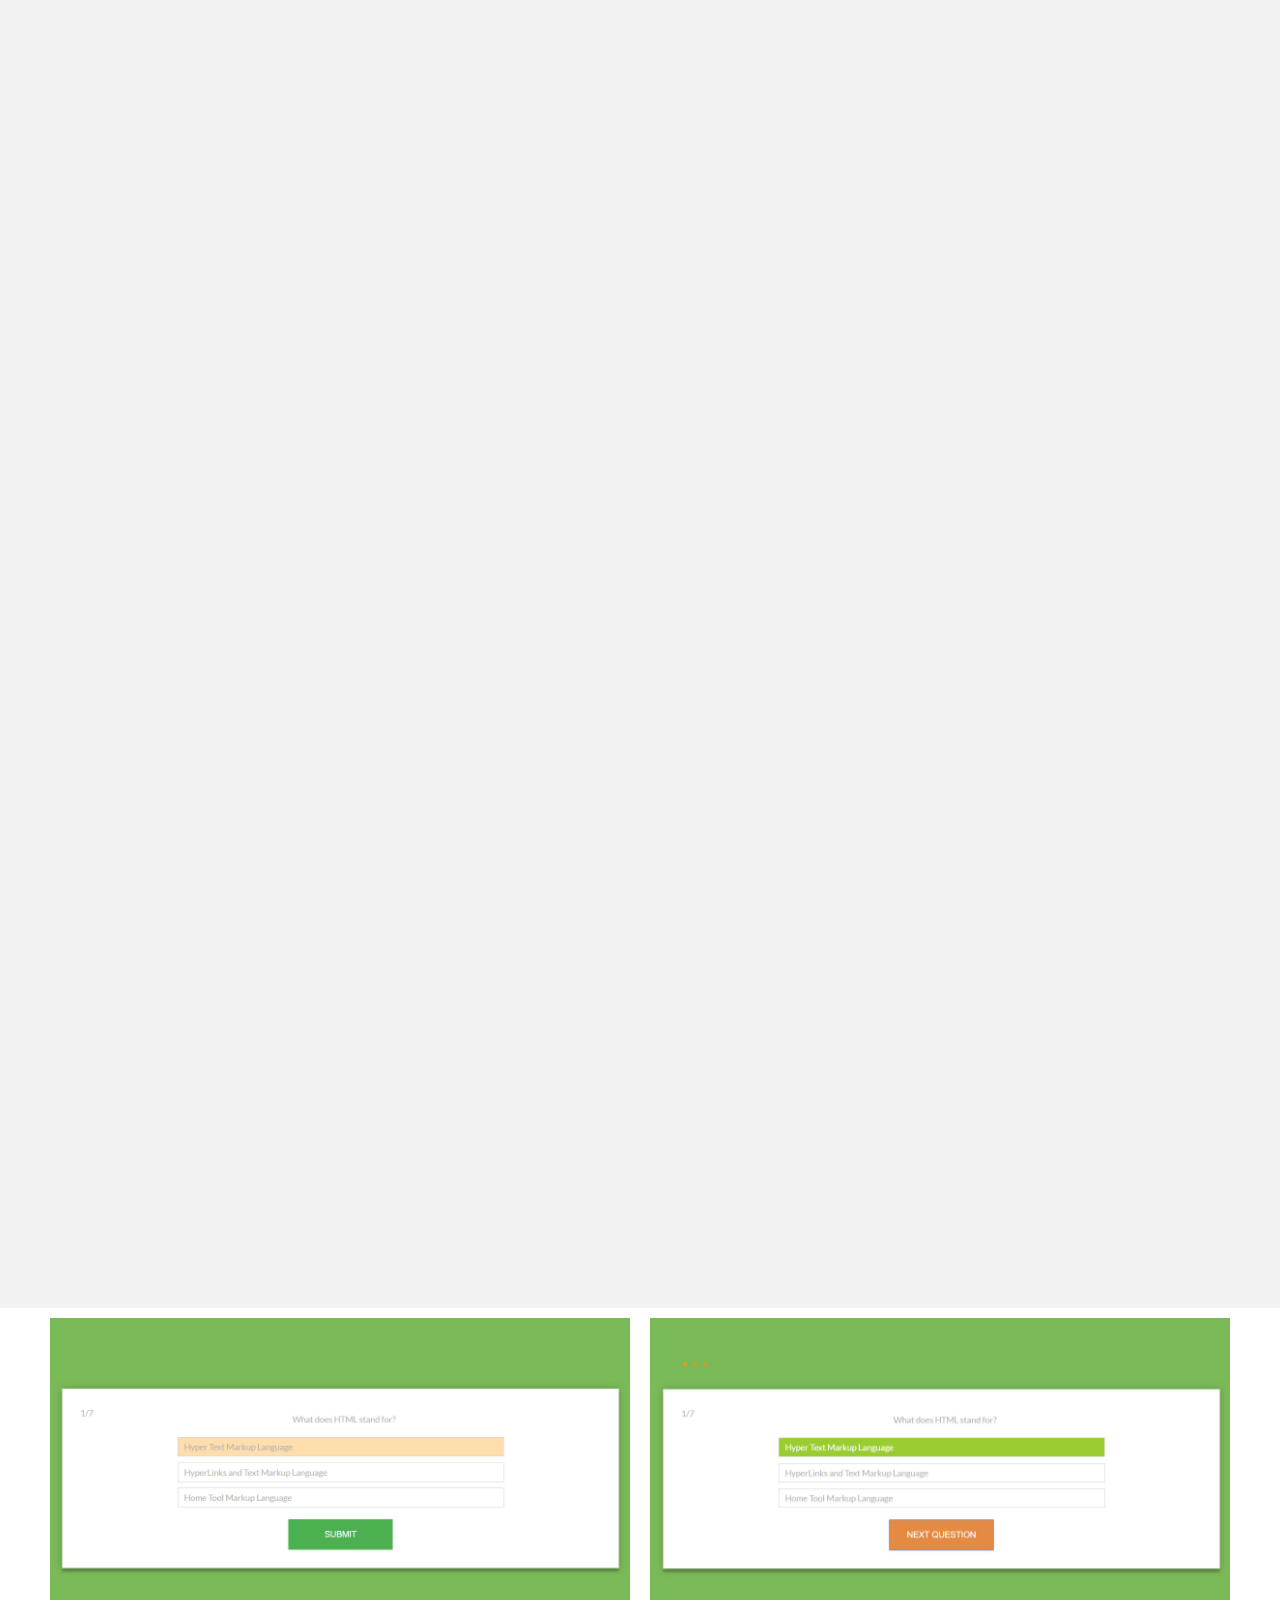
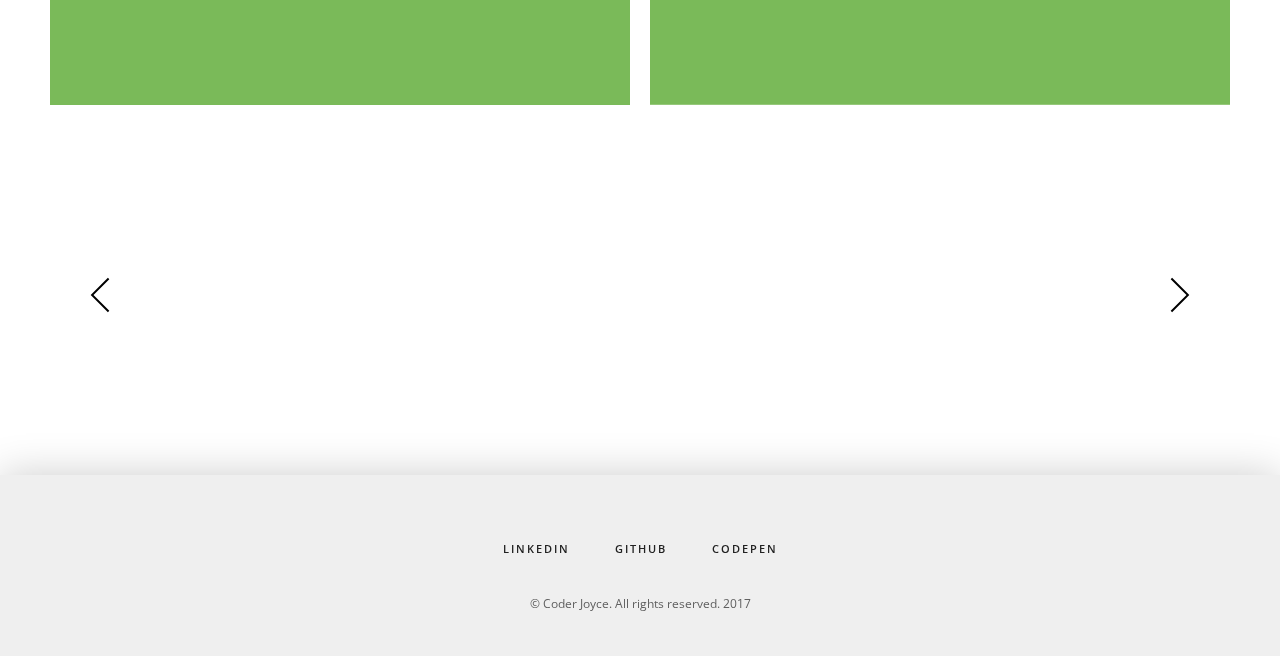
<file: project4.html>
<!DOCTYPE html>
<!--[if IE 8]><html class="no-js lt-ie9" lang="en"> <![endif]-->
<!--[if gt IE 8]>
<!--><html class="no-js" lang="en"><!--<![endif]-->
<head>

	<!-- Basic Page Needs
  ================================================== -->
	<meta charset="utf-8">
	<title>CoderJoyce</title>
	<meta name="description" content="">
	<meta name="author" content="">

	<!-- Mobile Specific Metas
  ================================================== -->
	<meta name="viewport" content="width=device-width, initial-scale=1, maximum-scale=1">



	<!-- CSS
  ================================================== -->
	<link rel="stylesheet" href="css/base.css"/>
	<link rel="stylesheet" href="css/skeleton.css"/>
	<link rel="stylesheet" href="css/layout.css"/>
	<link rel="stylesheet" href="css/font-awesome.css" />
	<link rel="stylesheet" href="css/owl.carousel.css"/>
	<link rel="stylesheet" href="css/animsition.min.css"/>



	<!-- Favicons
	================================================== -->
	<link rel="shortcut icon" href="favicon.jpg">
	<!-- <link rel="apple-touch-icon" href="apple-touch-icon.png">
	<link rel="apple-touch-icon" sizes="72x72" href="apple-touch-icon-72x72.png">
	<link rel="apple-touch-icon" sizes="114x114" href="apple-touch-icon-114x114.png"> -->



</head>
<body>

	<div class="animsition">

	<!-- MENU
    ================================================== -->

				<div id="menu-wrap" class="menu-back cbp-af-header">
					<div class="section boxed-width-menu">
						<a href="http://www.coderjoyce.com/"><div class="logo"></div></a>
						<ul class="slimmenu">
							<li>
								<a href="http://www.coderjoyce.com/" >homepage</a>
							</li>
							<li>
								<a href="http://www.coderjoyce.com/index.html#about">about</a>
							</li>
							<li>
								<a href="http://www.coderjoyce.com/index.html#portfolio">portfolio</a>
							</li>
							<li>
								<a href="http://www.coderjoyce.com/index.html#contact">contact</a>
							</li>
						</ul>
						</ul>
					</div>
				</div>

	<!-- Primary Page Layout
	================================================== -->


	<section class="cd-section">
		<div class="cd-block">
			<div class="project4-top">

				<a href="#scroll-link" class="scroll scroll-down"></a>

			</div>
		</div>
	</section> <!-- .cd-section -->


	<section class="section white-background padding-top padding-top shadow-sec" id="scroll-link">
		<div class="container">
			<div class="eight columns" data-scroll-reveal="enter bottom move 100px over 0.6s after 0.2s">
				<div class="post-top-text project-title">
					<h4>7 Question Quiz<span>.</span></h4>
					<div class="sub-line"></div>
					<div class="sub-text">CSS and JavaScript</div>
				</div>
			</div>
			<div class="eight columns" data-scroll-reveal="enter bottom move 100px over 0.6s after 0.2s">
				<div class="section-project-text">
					<p class="text-padding">This app allows the user to answer the questions in the quiz and have the results displayed to them.
						The questions and answers are displayed on the screen. Once the users "send" their answer, the color of answers changes based on
						if they were answered correctly or not. The user's score is displayed at the end of the quiz. If the user was able to answer 5 questions correctly,
						 a confetti animation will appear to congratulate the user.</p>

						 <ul class="project-links">
							 <li><a href="https://codepen.io/rjoyce/pen/WjaZbz" class="btn-projects" target="_blank">Codepen</a></li>
						 </ul>
						 </div>
				</div>
			</div>
		</div>
	</section>

		<section class="section white-background" id="scroll-link">
			<div class="container">
				<div class="eight columns">
					<div class="image-auto-wraper">
							<img src="images/portfolio/1b.jpg" alt="">
					</div>
				</div>
				<div class="eight columns">
					<div id="owl-portfolio-slider" class="owl-carousel owl-theme">
						<div class="item">
							<img src="images/portfolio/1c.jpg" alt="">
						</div>
						<div class="item">
							<img src="images/portfolio/1d.jpg" alt="">
						</div>
						<div class="item">
							<img src="images/portfolio/1e.jpg" alt="">
						</div>
					</div>
				</div>
			</div>
		</section>


	<section class="section white-background padding-top-bottom">
		<div class="container">
			<div class="sixteen columns">
				<div class="project-arrows-wrapper">
					<a href="project3.html" class="animsition-link"><div class="project-arrow-left"><p>prev</p></div></a>
					<a href="project5.html" class="animsition-link"><div class="project-arrow-right"><p>next</p></div></a>
				</div>
			</div>
		</div>
	</section>

	<!-- Footer Section
	================================================== -->
	<footer class="footer">
		<div class="container">
			<div class="sixteen columns">
				<div class="footer-social">
					<a href="https://www.linkedin.com/in/rommyjoyce">linkedin</a>
					<a href="https://github.com/rjoyce6" target="_blank">github</a>
					<a href="http://codepen.io/rjoyce/" target="_blank">codepen</a>
				</div>
			</div>
		</div>
		<div class="container">
			<div class="sixteen columns">
				<div class="footer-copy-text">
					<p>© Coder Joyce. All rights reserved. 2017</p>
				</div>
			</div>
		</div>
	</footer>

	</div>


	<!-- JAVASCRIPT
    ================================================== -->
<script type="text/javascript" src="js/jquery.js"></script>
<script type="text/javascript" src="js/modernizr.custom.js"></script>
<script type="text/javascript" src="js/jquery.animsition.min.js"></script>
<script type="text/javascript">
(function($) { "use strict";
	$(document).ready(function() {

	  $(".animsition").animsition({

		inClass               :   'zoom-in-sm',
		outClass              :   'zoom-out-sm',
		inDuration            :    800,
		outDuration           :    800,
		linkElement           :   '.animsition-link',
		// e.g. linkElement   :   'a:not([target="_blank"]):not([href^=#])'
		loading               :    true,
		loadingParentElement  :   'body', //animsition wrapper element
		loadingClass          :   'animsition-loading',
		unSupportCss          : [ 'animation-duration',
								  '-webkit-animation-duration',
								  '-o-animation-duration'
								],
		//"unSupportCss" option allows you to disable the "animsition" in case the css property in the array is not supported by your browser.
		//The default setting is to disable the "animsition" in a browser that does not support "animation-duration".

		overlay               :   false,

		overlayClass          :   'animsition-overlay-slide',
		overlayParentElement  :   'body'
	  });
	});
})(jQuery);
</script>
<script type="text/javascript" src="js/jquery.easing.js"></script>
<script type="text/javascript">
(function($) { "use strict";

	//Home Sections fit screen

	$(function(){"use strict";
		$('.project4-top').css({'height':($(window).height())+'px'});
		$(window).resize(function(){
		$('.project4-top').css({'height':($(window).height())+'px'});
		});
	});
})(jQuery);
</script>
<script type="text/javascript" src="js/classie.js"></script>
<script type="text/javascript" src="js/cbpAnimatedHeader.min.js"></script>
<script type="text/javascript" src="js/menu.js"></script>
<script type="text/javascript">
(function($) { "use strict";

	//Navigation

	$('ul.slimmenu').on('click',function(){
	var width = $(window).width();
	if ((width <= 1200)){
		$(this).slideToggle();
	}
	});
	$('ul.slimmenu').slimmenu(
	{
		resizeWidth: '1200',
		collapserTitle: '',
		easingEffect:'easeInOutQuint',
		animSpeed:'medium',
		indentChildren: true,
		childrenIndenter: '&raquo;'
	});

	$(document).ready(function(){"use strict";
		$(".scroll").click(function(event){

			event.preventDefault();

			var full_url = this.href;
			var parts = full_url.split("#");
			var trgt = parts[1];
			var target_offset = $("#"+trgt).offset();
			var target_top = target_offset.top - 60;

			$('html, body').animate({scrollTop:target_top}, 1000);
		});
	});
})(jQuery);
</script>
<script type="text/javascript" src="js/scroll.js"></script>
<script type="text/javascript">
(function($) { "use strict";

	//Home Scroll

	jQuery(document).ready(function($){
		//change this value if you want to change the speed of the scale effect
		var	scaleSpeed = 0.3,
		//change this value if you want to set a different initial opacity for the .cd-half-block
			boxShadowOpacityInitialValue = 0.3,
			animating = false;

		//check the media query
		var MQ = window.getComputedStyle(document.querySelector('body'), '::before').getPropertyValue('content').replace(/"/g, "");
		$(window).on('resize', function(){
			MQ = window.getComputedStyle(document.querySelector('body'), '::before').getPropertyValue('content').replace(/"/g, "");
		});

		//bind the animation to the window scroll event
		triggerAnimation();
		$(window).on('scroll', function(){
			triggerAnimation();
		});

		//move to next/previous section
		$('.cd-vertical-nav .cd-prev').on('click', function(){
			prevSection();
		});
		$('.cd-vertical-nav .cd-next').on('click', function(){
			nextSection();
		});
		$(document).keydown(function(event){
			if( event.which=='38' ) {
				prevSection();
				event.preventDefault();
			} else if( event.which=='40' ) {
				nextSection();
				event.preventDefault();
			}
		});

		function triggerAnimation(){
			if(MQ == 'desktop') {
				//if on desktop screen - animate sections
				(!window.requestAnimationFrame) ? animateSection() : window.requestAnimationFrame(animateSection);
			} else {
				//on mobile - remove the style added by jQuery
				$('.cd-section').find('.cd-block').removeAttr('style').find('.cd-half-block').removeAttr('style');
			}
			//update navigation arrows visibility
			checkNavigation();
		}

		function animateSection () {
			var scrollTop = $(window).scrollTop(),
				windowHeight = $(window).height(),
				windowWidth = $(window).width();

			$('.cd-section').each(function(){
				var actualBlock = $(this),
					offset = scrollTop - actualBlock.offset().top,
					scale = 1,
					translate = windowWidth/2+'px',
					opacity,
					boxShadowOpacity;

				if( offset >= -windowHeight && offset <= 0 ) {
					//move the two .cd-half-block toward the center - no scale/opacity effect
					scale = 1,
					opacity = 1,
					translate = (windowWidth * 0.5 * (- offset/windowHeight)).toFixed(0)+'px';

				} else if( offset > 0 && offset <= windowHeight ) {
					//the two .cd-half-block are in the center - scale the .cd-block element and reduce the opacity
					translate = 0+'px',
					scale = (1 - ( offset * scaleSpeed/windowHeight)).toFixed(5),
					opacity = ( 1 - ( offset/windowHeight) ).toFixed(5);

				} else if( offset < -windowHeight ) {
					//section not yet visible
					scale = 1,
					translate = windowWidth/2+'px',
					opacity = 1;

				} else {
					//section not visible anymore
					opacity = 0;
				}

				boxShadowOpacity = parseInt(translate.replace('px', ''))*boxShadowOpacityInitialValue/20;

				//translate/scale section blocks
				scaleBlock(actualBlock.find('.cd-block'), scale, opacity);

				var directionFirstChild = ( actualBlock.is(':nth-of-type(even)') ) ? '-': '+';
				var directionSecondChild = ( actualBlock.is(':nth-of-type(even)') ) ? '+': '-';
				if(actualBlock.find('.cd-half-block')) {
					translateBlock(actualBlock.find('.cd-half-block').eq(0), directionFirstChild+translate, boxShadowOpacity);
					translateBlock(actualBlock.find('.cd-half-block').eq(1), directionSecondChild+translate, boxShadowOpacity);
				}
				//this is used to navigate through the sections
				( offset >= 0 && offset < windowHeight ) ? actualBlock.addClass('is-visible') : actualBlock.removeClass('is-visible');
			});
		}

		function translateBlock(elem, value, shadow) {
			var position = Math.ceil(Math.abs(value.replace('px', '')));

			if( position >= $(window).width()/2 ) {
				shadow = 0;
			} else if ( position > 20 ) {
				shadow = boxShadowOpacityInitialValue;
			}

			elem.css({
				'-moz-transform': 'translateX(' + value + ')',
				'-webkit-transform': 'translateX(' + value + ')',
				'-ms-transform': 'translateX(' + value + ')',
				'-o-transform': 'translateX(' + value + ')',
				'transform': 'translateX(' + value + ')',
				'box-shadow' : '0px 0px 40px rgba(0,0,0,'+shadow+')'
			});
		}

		function scaleBlock(elem, value, opac) {
			elem.css({
				'-moz-transform': 'scale(' + value + ')',
				'-webkit-transform': 'scale(' + value + ')',
				'-ms-transform': 'scale(' + value + ')',
				'-o-transform': 'scale(' + value + ')',
				'transform': 'scale(' + value + ')',
				'opacity': opac
			});
		}

		function nextSection() {
			if (!animating) {
				if ($('.cd-section.is-visible').next().length > 0) smoothScroll($('.cd-section.is-visible').next());
			}
		}

		function prevSection() {
			if (!animating) {
				var prevSection = $('.cd-section.is-visible');
				if(prevSection.length > 0 && $(window).scrollTop() != prevSection.offset().top) {
					smoothScroll(prevSection);
				} else if(prevSection.prev().length > 0 && $(window).scrollTop() == prevSection.offset().top) {
					smoothScroll(prevSection.prev('.cd-section'));
				}
			}
		}

		function checkNavigation() {
			( $(window).scrollTop() < $(window).height()/2 ) ? $('.cd-vertical-nav .cd-prev').addClass('inactive') : $('.cd-vertical-nav .cd-prev').removeClass('inactive');
			( $(window).scrollTop() < $(window).height()/2 ) ? $('.cd-vertical-nav .cd-next').addClass('inactive1') : $('.cd-vertical-nav .cd-next').removeClass('inactive1');
			( $(window).scrollTop() > $(document).height() - 3*$(window).height()/2 ) ? $('.cd-vertical-nav .cd-next').addClass('inactive') : $('.cd-vertical-nav .cd-next').removeClass('inactive');
		}



		function smoothScroll(target) {
			animating = true;
			$('body,html').animate({'scrollTop': target.offset().top}, 500, function(){ animating = false; });
		}
	});
})(jQuery);
</script>
<script type="text/javascript" src="js/owl.carousel.min.js"></script>
<script type="text/javascript">
(function($) { "use strict";
						$("#owl-portfolio-slider").owlCarousel({

							navigation: false,
							slideSpeed : 300,
							autoPlay : 5000,
							singleItem:true

						});
})(jQuery);
</script>
<!-- End Document
================================================== -->
</body>
</html>
</file>
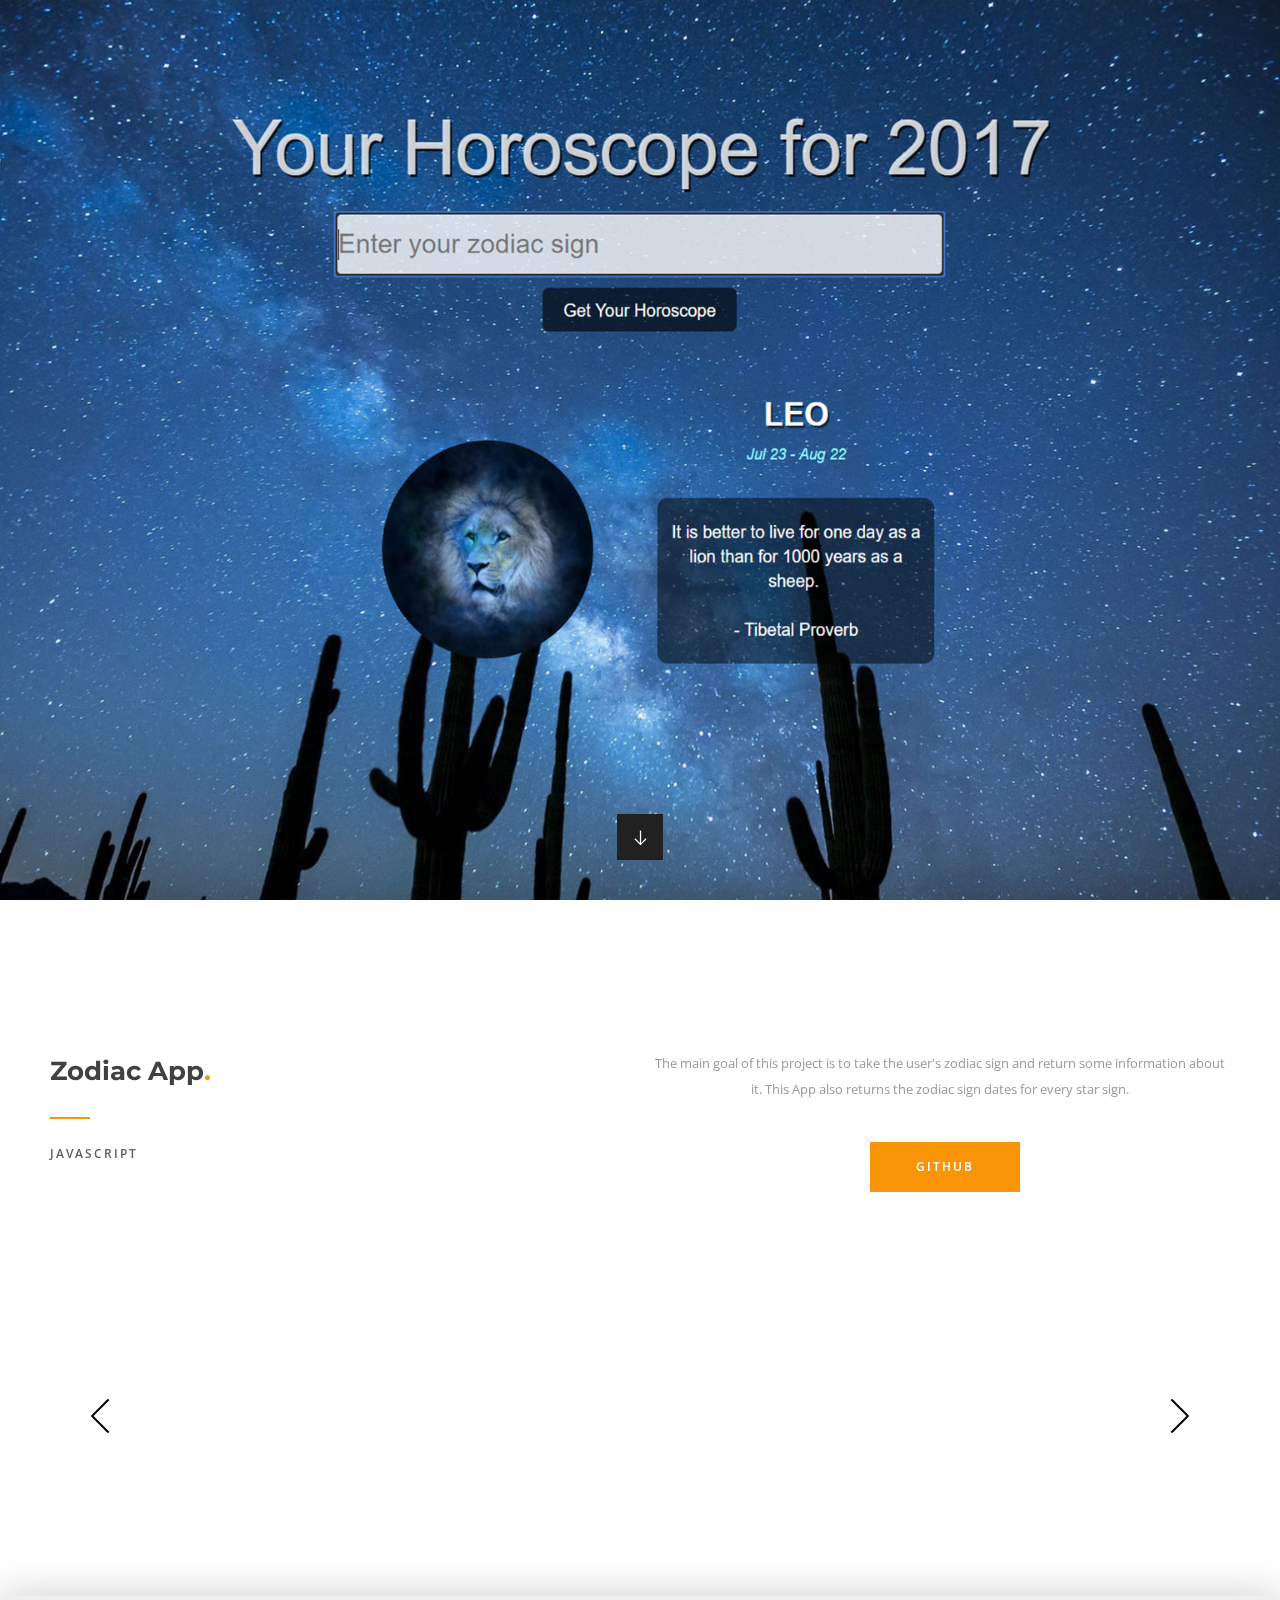
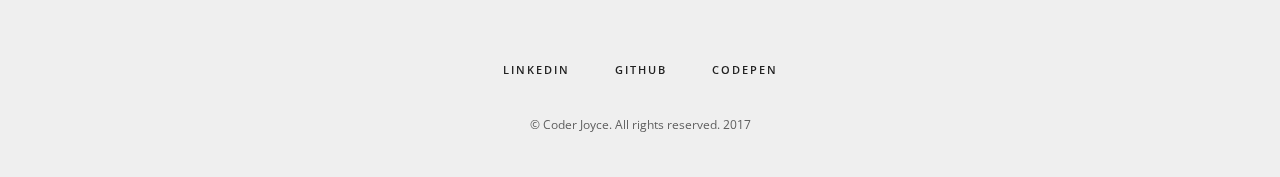
<file: project5.html>
<!DOCTYPE html>
<!--[if IE 8]><html class="no-js lt-ie9" lang="en"> <![endif]-->
<!--[if gt IE 8]>
<!--><html class="no-js" lang="en"><!--<![endif]-->
<head>

	<!-- Basic Page Needs
  ================================================== -->
	<meta charset="utf-8">
	<title>CoderJoyce</title>
	<meta name="description" content="">
	<meta name="author" content="">

	<!-- Mobile Specific Metas
  ================================================== -->
	<meta name="viewport" content="width=device-width, initial-scale=1, maximum-scale=1">



	<!-- CSS
  ================================================== -->
	<link rel="stylesheet" href="css/base.css"/>
	<link rel="stylesheet" href="css/skeleton.css"/>
	<link rel="stylesheet" href="css/layout.css"/>
	<link rel="stylesheet" href="css/font-awesome.css" />
	<link rel="stylesheet" href="css/owl.carousel.css"/>
	<link rel="stylesheet" href="css/animsition.min.css"/>



	<!-- Favicons
	================================================== -->
	<link rel="shortcut icon" href="favicon.jpg">
	<link rel="apple-touch-icon" href="apple-touch-icon.png">
	<link rel="apple-touch-icon" sizes="72x72" href="apple-touch-icon-72x72.png">
	<link rel="apple-touch-icon" sizes="114x114" href="apple-touch-icon-114x114.png">



</head>
<body>

	<div class="animsition">

	<!-- MENU
    ================================================== -->
		<div id="menu-wrap" class="menu-back cbp-af-header">
				<div class="section boxed-width-menu">
					<a href="http://www.coderjoyce.com/"><div class="logo"></div></a>
					<ul class="slimmenu">
						<li>
							<a href="http://www.coderjoyce.com/" >homepage</a>
						</li>
						<li>
							<a href="http://www.coderjoyce.com/index.html#about">about</a>
						</li>
						<li>
							<a href="http://www.coderjoyce.com/index.html#portfolio">portfolio</a>
						</li>
						<li>
							<a href="http://www.coderjoyce.com/index.html#contact">contact</a>
						</li>
					</ul>
					</ul>
				</div>
			</div>
		</div>

	<!-- Primary Page Layout
	================================================== -->


	<section class="cd-section">
		<div class="cd-block">
			<div class="project5-top">

				<a href="#scroll-link" class="scroll scroll-down"></a>

			</div>
		</div>
	</section> <!-- .cd-section -->


	<!-- Project Information Layout
	================================================== -->
		<section class="section white-background padding-top padding-top shadow-sec" id="scroll-link">
			<div class="container">
				<div class="eight columns" data-scroll-reveal="enter bottom move 100px over 0.6s after 0.2s">
					<div class="post-top-text project-title">
						<h4>Zodiac App<span>.</span></h4>
						<div class="sub-line"></div>
						<div class="sub-text">JavaScript</div>
					</div>
				</div>
				<div class="eight columns" data-scroll-reveal="enter bottom move 100px over 0.6s after 0.2s">
					<div class="section-project-text">
						<p class="text-padding">The main goal of this project is to take the user's zodiac
							sign and return some information about it. This App also returns the zodiac sign
							dates for every star sign.</p>

							 <ul class="project-links">
								 <li><a href="https://github.com/rjoyce6/HW8-Zodiac" class="btn-projects" target="_blank">Github</a></li>
							 </ul>
							 </div>
					</div>
				</div>
			</div>
		</section>


	<section class="section white-background padding-top-bottom">
		<div class="container">
			<div class="sixteen columns">
				<div class="project-arrows-wrapper">
					<a href="project4.html" class="animsition-link"><div class="project-arrow-left"><p>prev</p></div></a>
					<a href="project6.html" class="animsition-link"><div class="project-arrow-right"><p>next</p></div></a>
				</div>
			</div>
		</div>
	</section>

	<!-- Footer Section
	================================================== -->
	<footer class="footer">
		<div class="container">
			<div class="sixteen columns">
				<div class="footer-social">
					<a href="https://www.linkedin.com/in/rommyjoyce">linkedin</a>
					<a href="https://github.com/rjoyce6" target="_blank">github</a>
					<a href="http://codepen.io/rjoyce/" target="_blank">codepen</a>
				</div>
			</div>
		</div>
		<div class="container">
			<div class="sixteen columns">
				<div class="footer-copy-text">
					<p>© Coder Joyce. All rights reserved. 2017</p>
				</div>
			</div>
		</div>
	</footer>

	</div>


	<!-- JAVASCRIPT
    ================================================== -->
<script type="text/javascript" src="js/jquery.js"></script>
<script type="text/javascript" src="js/modernizr.custom.js"></script>
<script type="text/javascript" src="js/jquery.animsition.min.js"></script>
<script type="text/javascript">
(function($) { "use strict";
	$(document).ready(function() {

	  $(".animsition").animsition({

		inClass               :   'zoom-in-sm',
		outClass              :   'zoom-out-sm',
		inDuration            :    800,
		outDuration           :    800,
		linkElement           :   '.animsition-link',
		// e.g. linkElement   :   'a:not([target="_blank"]):not([href^=#])'
		loading               :    true,
		loadingParentElement  :   'body', //animsition wrapper element
		loadingClass          :   'animsition-loading',
		unSupportCss          : [ 'animation-duration',
								  '-webkit-animation-duration',
								  '-o-animation-duration'
								],
		//"unSupportCss" option allows you to disable the "animsition" in case the css property in the array is not supported by your browser.
		//The default setting is to disable the "animsition" in a browser that does not support "animation-duration".

		overlay               :   false,

		overlayClass          :   'animsition-overlay-slide',
		overlayParentElement  :   'body'
	  });
	});
})(jQuery);
</script>
<script type="text/javascript" src="js/jquery.easing.js"></script>
<script type="text/javascript">
(function($) { "use strict";

	//Home Sections fit screen

	$(function(){"use strict";
		$('.project5-top').css({'height':($(window).height())+'px'});
		$(window).resize(function(){
		$('.project5-top').css({'height':($(window).height())+'px'});
		});
	});
})(jQuery);
</script>
<script type="text/javascript" src="js/classie.js"></script>
<script type="text/javascript" src="js/cbpAnimatedHeader.min.js"></script>
<script type="text/javascript" src="js/menu.js"></script>
<script type="text/javascript">
(function($) { "use strict";

	//Navigation

	$('ul.slimmenu').on('click',function(){
	var width = $(window).width();
	if ((width <= 1200)){
		$(this).slideToggle();
	}
	});
	$('ul.slimmenu').slimmenu(
	{
		resizeWidth: '1200',
		collapserTitle: '',
		easingEffect:'easeInOutQuint',
		animSpeed:'medium',
		indentChildren: true,
		childrenIndenter: '&raquo;'
	});

	$(document).ready(function(){"use strict";
		$(".scroll").click(function(event){

			event.preventDefault();

			var full_url = this.href;
			var parts = full_url.split("#");
			var trgt = parts[1];
			var target_offset = $("#"+trgt).offset();
			var target_top = target_offset.top - 60;

			$('html, body').animate({scrollTop:target_top}, 1000);
		});
	});
})(jQuery);
</script>
<script type="text/javascript" src="js/scroll.js"></script>
<script type="text/javascript">
(function($) { "use strict";

	//Home Scroll

	jQuery(document).ready(function($){
		//change this value if you want to change the speed of the scale effect
		var	scaleSpeed = 0.3,
		//change this value if you want to set a different initial opacity for the .cd-half-block
			boxShadowOpacityInitialValue = 0.3,
			animating = false;

		//check the media query
		var MQ = window.getComputedStyle(document.querySelector('body'), '::before').getPropertyValue('content').replace(/"/g, "");
		$(window).on('resize', function(){
			MQ = window.getComputedStyle(document.querySelector('body'), '::before').getPropertyValue('content').replace(/"/g, "");
		});

		//bind the animation to the window scroll event
		triggerAnimation();
		$(window).on('scroll', function(){
			triggerAnimation();
		});

		//move to next/previous section
		$('.cd-vertical-nav .cd-prev').on('click', function(){
			prevSection();
		});
		$('.cd-vertical-nav .cd-next').on('click', function(){
			nextSection();
		});
		$(document).keydown(function(event){
			if( event.which=='38' ) {
				prevSection();
				event.preventDefault();
			} else if( event.which=='40' ) {
				nextSection();
				event.preventDefault();
			}
		});

		function triggerAnimation(){
			if(MQ == 'desktop') {
				//if on desktop screen - animate sections
				(!window.requestAnimationFrame) ? animateSection() : window.requestAnimationFrame(animateSection);
			} else {
				//on mobile - remove the style added by jQuery
				$('.cd-section').find('.cd-block').removeAttr('style').find('.cd-half-block').removeAttr('style');
			}
			//update navigation arrows visibility
			checkNavigation();
		}

		function animateSection () {
			var scrollTop = $(window).scrollTop(),
				windowHeight = $(window).height(),
				windowWidth = $(window).width();

			$('.cd-section').each(function(){
				var actualBlock = $(this),
					offset = scrollTop - actualBlock.offset().top,
					scale = 1,
					translate = windowWidth/2+'px',
					opacity,
					boxShadowOpacity;

				if( offset >= -windowHeight && offset <= 0 ) {
					//move the two .cd-half-block toward the center - no scale/opacity effect
					scale = 1,
					opacity = 1,
					translate = (windowWidth * 0.5 * (- offset/windowHeight)).toFixed(0)+'px';

				} else if( offset > 0 && offset <= windowHeight ) {
					//the two .cd-half-block are in the center - scale the .cd-block element and reduce the opacity
					translate = 0+'px',
					scale = (1 - ( offset * scaleSpeed/windowHeight)).toFixed(5),
					opacity = ( 1 - ( offset/windowHeight) ).toFixed(5);

				} else if( offset < -windowHeight ) {
					//section not yet visible
					scale = 1,
					translate = windowWidth/2+'px',
					opacity = 1;

				} else {
					//section not visible anymore
					opacity = 0;
				}

				boxShadowOpacity = parseInt(translate.replace('px', ''))*boxShadowOpacityInitialValue/20;

				//translate/scale section blocks
				scaleBlock(actualBlock.find('.cd-block'), scale, opacity);

				var directionFirstChild = ( actualBlock.is(':nth-of-type(even)') ) ? '-': '+';
				var directionSecondChild = ( actualBlock.is(':nth-of-type(even)') ) ? '+': '-';
				if(actualBlock.find('.cd-half-block')) {
					translateBlock(actualBlock.find('.cd-half-block').eq(0), directionFirstChild+translate, boxShadowOpacity);
					translateBlock(actualBlock.find('.cd-half-block').eq(1), directionSecondChild+translate, boxShadowOpacity);
				}
				//this is used to navigate through the sections
				( offset >= 0 && offset < windowHeight ) ? actualBlock.addClass('is-visible') : actualBlock.removeClass('is-visible');
			});
		}

		function translateBlock(elem, value, shadow) {
			var position = Math.ceil(Math.abs(value.replace('px', '')));

			if( position >= $(window).width()/2 ) {
				shadow = 0;
			} else if ( position > 20 ) {
				shadow = boxShadowOpacityInitialValue;
			}

			elem.css({
				'-moz-transform': 'translateX(' + value + ')',
				'-webkit-transform': 'translateX(' + value + ')',
				'-ms-transform': 'translateX(' + value + ')',
				'-o-transform': 'translateX(' + value + ')',
				'transform': 'translateX(' + value + ')',
				'box-shadow' : '0px 0px 40px rgba(0,0,0,'+shadow+')'
			});
		}

		function scaleBlock(elem, value, opac) {
			elem.css({
				'-moz-transform': 'scale(' + value + ')',
				'-webkit-transform': 'scale(' + value + ')',
				'-ms-transform': 'scale(' + value + ')',
				'-o-transform': 'scale(' + value + ')',
				'transform': 'scale(' + value + ')',
				'opacity': opac
			});
		}

		function nextSection() {
			if (!animating) {
				if ($('.cd-section.is-visible').next().length > 0) smoothScroll($('.cd-section.is-visible').next());
			}
		}

		function prevSection() {
			if (!animating) {
				var prevSection = $('.cd-section.is-visible');
				if(prevSection.length > 0 && $(window).scrollTop() != prevSection.offset().top) {
					smoothScroll(prevSection);
				} else if(prevSection.prev().length > 0 && $(window).scrollTop() == prevSection.offset().top) {
					smoothScroll(prevSection.prev('.cd-section'));
				}
			}
		}

		function checkNavigation() {
			( $(window).scrollTop() < $(window).height()/2 ) ? $('.cd-vertical-nav .cd-prev').addClass('inactive') : $('.cd-vertical-nav .cd-prev').removeClass('inactive');
			( $(window).scrollTop() < $(window).height()/2 ) ? $('.cd-vertical-nav .cd-next').addClass('inactive1') : $('.cd-vertical-nav .cd-next').removeClass('inactive1');
			( $(window).scrollTop() > $(document).height() - 3*$(window).height()/2 ) ? $('.cd-vertical-nav .cd-next').addClass('inactive') : $('.cd-vertical-nav .cd-next').removeClass('inactive');
		}



		function smoothScroll(target) {
			animating = true;
			$('body,html').animate({'scrollTop': target.offset().top}, 500, function(){ animating = false; });
		}
	});
})(jQuery);
</script>
<script type="text/javascript" src="js/owl.carousel.min.js"></script>
<script type="text/javascript">
(function($) { "use strict";
						$("#owl-portfolio-slider").owlCarousel({

							navigation: false,
							slideSpeed : 300,
							autoPlay : 5000,
							singleItem:true

						});
})(jQuery);
</script>
<!-- End Document
================================================== -->
</body>
</html>
</file>
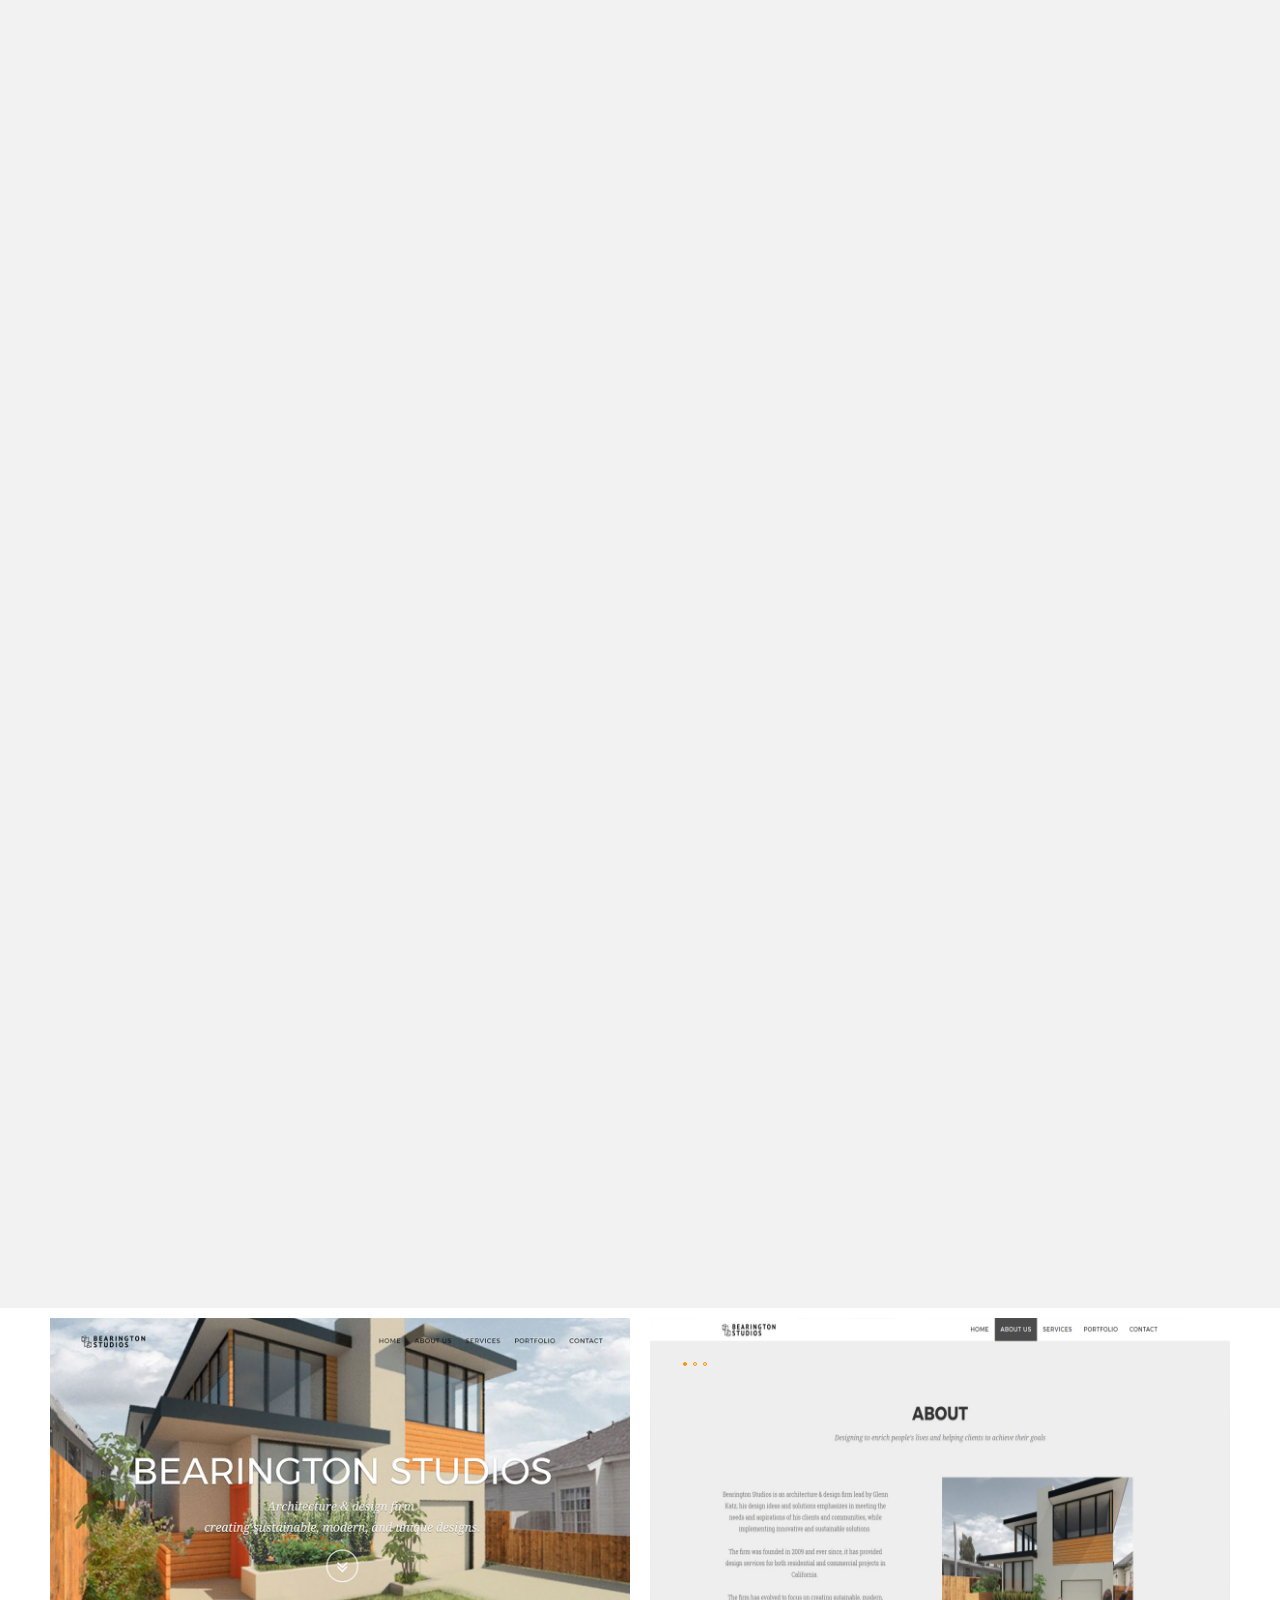
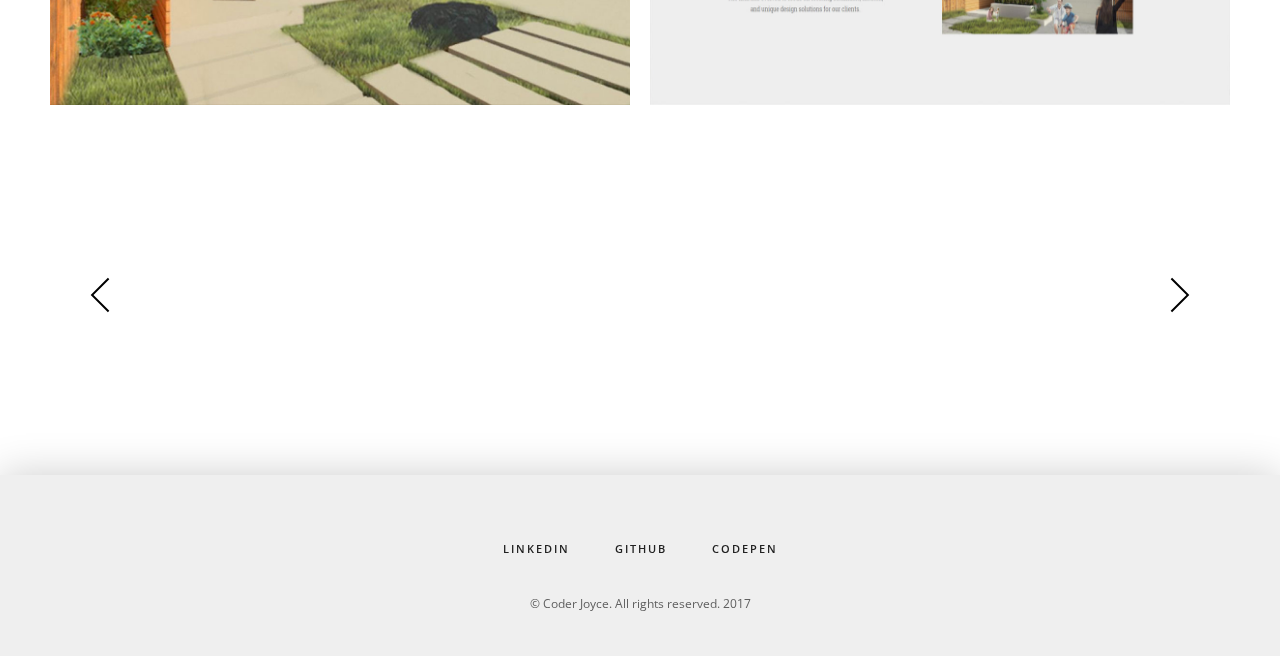
<file: project6.html>
﻿<!DOCTYPE html>
<!--[if IE 8]><html class="no-js lt-ie9" lang="en"> <![endif]-->
<!--[if gt IE 8]>
<!--><html class="no-js" lang="en"><!--<![endif]-->
<head>

	<!-- Basic Page Needs
  ================================================== -->
	<meta charset="utf-8">
	<title>CoderJoyce</title>
	<meta name="description" content="">
	<meta name="author" content="">

	<!-- Mobile Specific Metas
  ================================================== -->
	<meta name="viewport" content="width=device-width, initial-scale=1, maximum-scale=1">



	<!-- CSS
  ================================================== -->
	<link rel="stylesheet" href="css/base.css"/>
	<link rel="stylesheet" href="css/skeleton.css"/>
	<link rel="stylesheet" href="css/layout.css"/>
	<link rel="stylesheet" href="css/font-awesome.css" />
	<link rel="stylesheet" href="css/owl.carousel.css"/>
	<link rel="stylesheet" href="css/animsition.min.css"/>



	<!-- Favicons
	================================================== -->
	<link rel="shortcut icon" href="favicon.jpg">
	<link rel="apple-touch-icon" href="apple-touch-icon.png">
	<link rel="apple-touch-icon" sizes="72x72" href="apple-touch-icon-72x72.png">
	<link rel="apple-touch-icon" sizes="114x114" href="apple-touch-icon-114x114.png">



</head>
<body>

	<div class="animsition">

	<!-- MENU
    ================================================== -->
	<div id="menu-wrap" class="menu-back cbp-af-header">
		<div class="section boxed-width-menu">
			<a href="http://www.coderjoyce.com/"><div class="logo"></div></a>
			<ul class="slimmenu">
				<li>
					<a href="http://www.coderjoyce.com/" >homepage</a>
				</li>
				<li>
					<a href="http://www.coderjoyce.com/index.html#about">about</a>
				</li>
				<li>
					<a href="http://www.coderjoyce.com/index.html#portfolio">portfolio</a>
				</li>
				<li>
					<a href="http://www.coderjoyce.com/index.html#contact">contact</a>
				</li>
			</ul>
			</ul>
		</div>
	</div>

	<!-- Primary Page Layout
	================================================== -->


	<section class="cd-section">
		<div class="cd-block">
			<div class="project6-top">

				<a href="#scroll-link" class="scroll scroll-down"></a>

			</div>
		</div>
	</section> <!-- .cd-section -->



		<!-- Project Information Layout
		================================================== -->
			<section class="section white-background padding-top padding-top shadow-sec" id="scroll-link">
				<div class="container">
					<div class="eight columns" data-scroll-reveal="enter bottom move 100px over 0.6s after 0.2s">
						<div class="post-top-text project-title">
							<h4>Portfolio Website<span>.</span></h4>
							<div class="sub-line"></div>
							<div class="sub-text">Branding, Website Design</div>
						</div>
					</div>
					<div class="eight columns" data-scroll-reveal="enter bottom move 100px over 0.6s after 0.2s">
						<div class="section-project-text">
							<p class="text-padding">This portfolio website was build for Keitel's Invitations and Details.
								 The client for this website provides multiple services and needed a website to showcase her work.
								 Her portfolio website consist of a modern and minimalistic layout that describes her services and
								 provides all the information needed to contact her and request her services. This project has been
								 created by mainly using bootstrap and jquery.</p>

								 <ul class="project-links">
									 <li><a href="https://codepen.io/rjoyce/pen/BRLoqM" class="btn-projects" target="_blank">codepen</a></li>
								 </ul>
								 </div>
						</div>
					</div>
				</div>
			</section>




		<section class="section white-background" id="scroll-link">
			<div class="container">
				<div class="eight columns">
					<div class="image-auto-wraper">
							<img src="images/portfolio/30b.jpg" alt="">
					</div>
				</div>
				<div class="eight columns">
					<div id="owl-portfolio-slider" class="owl-carousel owl-theme">
						<div class="item">
							<img src="images/portfolio/30c.jpg" alt="">
						</div>
						<div class="item">
							<img src="images/portfolio/30d.jpg" alt="">
						</div>
						<div class="item">
							<img src="images/portfolio/30e.jpg" alt="">
						</div>
					</div>
				</div>
			</div>
		</section>


	<section class="section white-background padding-top-bottom">
		<div class="container">
			<div class="sixteen columns">
				<div class="project-arrows-wrapper">
					<a href="project5.html" class="animsition-link"><div class="project-arrow-left"><p>prev</p></div></a>
					<a href="project1.html" class="animsition-link"><div class="project-arrow-right"><p>next</p></div></a>
				</div>
			</div>
		</div>
	</section>

	<!-- Footer Section
	================================================== -->
	<footer class="footer">
		<div class="container">
			<div class="sixteen columns">
				<div class="footer-social">
					<a href="https://www.linkedin.com/in/rommyjoyce">linkedin</a>
					<a href="https://github.com/rjoyce6" target="_blank">github</a>
					<a href="http://codepen.io/rjoyce/" target="_blank">codepen</a>
				</div>
			</div>
		</div>
		<div class="container">
			<div class="sixteen columns">
				<div class="footer-copy-text">
					<p>© Coder Joyce. All rights reserved. 2017</p>
				</div>
			</div>
		</div>
	</footer>

	</div>


	<!-- JAVASCRIPT
    ================================================== -->
<script type="text/javascript" src="js/jquery.js"></script>
<script type="text/javascript" src="js/modernizr.custom.js"></script>
<script type="text/javascript" src="js/jquery.animsition.min.js"></script>
<script type="text/javascript">
(function($) { "use strict";
	$(document).ready(function() {

	  $(".animsition").animsition({

		inClass               :   'zoom-in-sm',
		outClass              :   'zoom-out-sm',
		inDuration            :    800,
		outDuration           :    800,
		linkElement           :   '.animsition-link',
		// e.g. linkElement   :   'a:not([target="_blank"]):not([href^=#])'
		loading               :    true,
		loadingParentElement  :   'body', //animsition wrapper element
		loadingClass          :   'animsition-loading',
		unSupportCss          : [ 'animation-duration',
								  '-webkit-animation-duration',
								  '-o-animation-duration'
								],
		//"unSupportCss" option allows you to disable the "animsition" in case the css property in the array is not supported by your browser.
		//The default setting is to disable the "animsition" in a browser that does not support "animation-duration".

		overlay               :   false,

		overlayClass          :   'animsition-overlay-slide',
		overlayParentElement  :   'body'
	  });
	});
})(jQuery);
</script>
<script type="text/javascript" src="js/jquery.easing.js"></script>
<script type="text/javascript">
(function($) { "use strict";

	//Home Sections fit screen

	$(function(){"use strict";
		$('.project6-top').css({'height':($(window).height())+'px'});
		$(window).resize(function(){
		$('.project6-top').css({'height':($(window).height())+'px'});
		});
	});
})(jQuery);
</script>
<script type="text/javascript" src="js/classie.js"></script>
<script type="text/javascript" src="js/cbpAnimatedHeader.min.js"></script>
<script type="text/javascript" src="js/menu.js"></script>
<script type="text/javascript">
(function($) { "use strict";

	//Navigation

	$('ul.slimmenu').on('click',function(){
	var width = $(window).width();
	if ((width <= 1200)){
		$(this).slideToggle();
	}
	});
	$('ul.slimmenu').slimmenu(
	{
		resizeWidth: '1200',
		collapserTitle: '',
		easingEffect:'easeInOutQuint',
		animSpeed:'medium',
		indentChildren: true,
		childrenIndenter: '&raquo;'
	});

	$(document).ready(function(){"use strict";
		$(".scroll").click(function(event){

			event.preventDefault();

			var full_url = this.href;
			var parts = full_url.split("#");
			var trgt = parts[1];
			var target_offset = $("#"+trgt).offset();
			var target_top = target_offset.top - 60;

			$('html, body').animate({scrollTop:target_top}, 1000);
		});
	});
})(jQuery);
</script>
<script type="text/javascript" src="js/scroll.js"></script>
<script type="text/javascript">
(function($) { "use strict";

	//Home Scroll

	jQuery(document).ready(function($){
		//change this value if you want to change the speed of the scale effect
		var	scaleSpeed = 0.3,
		//change this value if you want to set a different initial opacity for the .cd-half-block
			boxShadowOpacityInitialValue = 0.3,
			animating = false;

		//check the media query
		var MQ = window.getComputedStyle(document.querySelector('body'), '::before').getPropertyValue('content').replace(/"/g, "");
		$(window).on('resize', function(){
			MQ = window.getComputedStyle(document.querySelector('body'), '::before').getPropertyValue('content').replace(/"/g, "");
		});

		//bind the animation to the window scroll event
		triggerAnimation();
		$(window).on('scroll', function(){
			triggerAnimation();
		});

		//move to next/previous section
		$('.cd-vertical-nav .cd-prev').on('click', function(){
			prevSection();
		});
		$('.cd-vertical-nav .cd-next').on('click', function(){
			nextSection();
		});
		$(document).keydown(function(event){
			if( event.which=='38' ) {
				prevSection();
				event.preventDefault();
			} else if( event.which=='40' ) {
				nextSection();
				event.preventDefault();
			}
		});

		function triggerAnimation(){
			if(MQ == 'desktop') {
				//if on desktop screen - animate sections
				(!window.requestAnimationFrame) ? animateSection() : window.requestAnimationFrame(animateSection);
			} else {
				//on mobile - remove the style added by jQuery
				$('.cd-section').find('.cd-block').removeAttr('style').find('.cd-half-block').removeAttr('style');
			}
			//update navigation arrows visibility
			checkNavigation();
		}

		function animateSection () {
			var scrollTop = $(window).scrollTop(),
				windowHeight = $(window).height(),
				windowWidth = $(window).width();

			$('.cd-section').each(function(){
				var actualBlock = $(this),
					offset = scrollTop - actualBlock.offset().top,
					scale = 1,
					translate = windowWidth/2+'px',
					opacity,
					boxShadowOpacity;

				if( offset >= -windowHeight && offset <= 0 ) {
					//move the two .cd-half-block toward the center - no scale/opacity effect
					scale = 1,
					opacity = 1,
					translate = (windowWidth * 0.5 * (- offset/windowHeight)).toFixed(0)+'px';

				} else if( offset > 0 && offset <= windowHeight ) {
					//the two .cd-half-block are in the center - scale the .cd-block element and reduce the opacity
					translate = 0+'px',
					scale = (1 - ( offset * scaleSpeed/windowHeight)).toFixed(5),
					opacity = ( 1 - ( offset/windowHeight) ).toFixed(5);

				} else if( offset < -windowHeight ) {
					//section not yet visible
					scale = 1,
					translate = windowWidth/2+'px',
					opacity = 1;

				} else {
					//section not visible anymore
					opacity = 0;
				}

				boxShadowOpacity = parseInt(translate.replace('px', ''))*boxShadowOpacityInitialValue/20;

				//translate/scale section blocks
				scaleBlock(actualBlock.find('.cd-block'), scale, opacity);

				var directionFirstChild = ( actualBlock.is(':nth-of-type(even)') ) ? '-': '+';
				var directionSecondChild = ( actualBlock.is(':nth-of-type(even)') ) ? '+': '-';
				if(actualBlock.find('.cd-half-block')) {
					translateBlock(actualBlock.find('.cd-half-block').eq(0), directionFirstChild+translate, boxShadowOpacity);
					translateBlock(actualBlock.find('.cd-half-block').eq(1), directionSecondChild+translate, boxShadowOpacity);
				}
				//this is used to navigate through the sections
				( offset >= 0 && offset < windowHeight ) ? actualBlock.addClass('is-visible') : actualBlock.removeClass('is-visible');
			});
		}

		function translateBlock(elem, value, shadow) {
			var position = Math.ceil(Math.abs(value.replace('px', '')));

			if( position >= $(window).width()/2 ) {
				shadow = 0;
			} else if ( position > 20 ) {
				shadow = boxShadowOpacityInitialValue;
			}

			elem.css({
				'-moz-transform': 'translateX(' + value + ')',
				'-webkit-transform': 'translateX(' + value + ')',
				'-ms-transform': 'translateX(' + value + ')',
				'-o-transform': 'translateX(' + value + ')',
				'transform': 'translateX(' + value + ')',
				'box-shadow' : '0px 0px 40px rgba(0,0,0,'+shadow+')'
			});
		}

		function scaleBlock(elem, value, opac) {
			elem.css({
				'-moz-transform': 'scale(' + value + ')',
				'-webkit-transform': 'scale(' + value + ')',
				'-ms-transform': 'scale(' + value + ')',
				'-o-transform': 'scale(' + value + ')',
				'transform': 'scale(' + value + ')',
				'opacity': opac
			});
		}

		function nextSection() {
			if (!animating) {
				if ($('.cd-section.is-visible').next().length > 0) smoothScroll($('.cd-section.is-visible').next());
			}
		}

		function prevSection() {
			if (!animating) {
				var prevSection = $('.cd-section.is-visible');
				if(prevSection.length > 0 && $(window).scrollTop() != prevSection.offset().top) {
					smoothScroll(prevSection);
				} else if(prevSection.prev().length > 0 && $(window).scrollTop() == prevSection.offset().top) {
					smoothScroll(prevSection.prev('.cd-section'));
				}
			}
		}

		function checkNavigation() {
			( $(window).scrollTop() < $(window).height()/2 ) ? $('.cd-vertical-nav .cd-prev').addClass('inactive') : $('.cd-vertical-nav .cd-prev').removeClass('inactive');
			( $(window).scrollTop() < $(window).height()/2 ) ? $('.cd-vertical-nav .cd-next').addClass('inactive1') : $('.cd-vertical-nav .cd-next').removeClass('inactive1');
			( $(window).scrollTop() > $(document).height() - 3*$(window).height()/2 ) ? $('.cd-vertical-nav .cd-next').addClass('inactive') : $('.cd-vertical-nav .cd-next').removeClass('inactive');
		}



		function smoothScroll(target) {
			animating = true;
			$('body,html').animate({'scrollTop': target.offset().top}, 500, function(){ animating = false; });
		}
	});
})(jQuery);
</script>
<script type="text/javascript" src="js/owl.carousel.min.js"></script>
<script type="text/javascript">
(function($) { "use strict";
						$("#owl-portfolio-slider").owlCarousel({

							navigation: false,
							slideSpeed : 300,
							autoPlay : 5000,
							singleItem:true

						});
})(jQuery);
</script>
<!-- End Document
================================================== -->
</body>
</html>
</file>
<file: css/base.css>
/*
* Skeleton V1.2
* Copyright 2011, Dave Gamache
* www.getskeleton.com
* Free to use under the MIT license.
* http://www.opensource.org/licenses/mit-license.php
* 6/20/2012
*/


/* Table of Content
==================================================
	#Reset & Basics
	#Basic Styles
	#Site Styles
	#Typography
	#Links
	#Lists
	#Images
	#Buttons
	#Forms
	#Misc */


/* #Reset & Basics (Inspired by E. Meyers)
================================================== */
	html, body, div, span, applet, object, iframe, h1, h2, h3, h4, h5, h6, p, blockquote, pre, a, abbr, acronym, address, big, cite, code, del, dfn, em, img, ins, kbd, q, s, samp, small, strike, strong, sub, sup, tt, var, b, u, i, center, dl, dt, dd, ol, ul, li, fieldset, form, label, legend, table, caption, tbody, tfoot, thead, tr, th, td, article, aside, canvas, details, embed, figure, figcaption, footer, header, hgroup, menu, nav, output, ruby, section, summary, time, mark, audio, video, select{
		margin: 0;
		padding: 0;
		border: 0;
		font-size: 100%;
		font: inherit;
		vertical-align: baseline; }
	article, aside, details, figcaption, figure, footer, header, hgroup, menu, nav, section {
		display: block; }
	body {
		line-height: 1; }
	ol, ul {
		list-style: none; }
	blockquote, q {
		quotes: none; }
	blockquote:before, blockquote:after,
	q:before, q:after {
		content: '';
		content: none; }
	table {
		border-collapse: collapse;
		border-spacing: 0; }

/* #Basic Styles
================================================== */
body {
	background: #efefef;
	font-family: 'Open Sans', sans-serif;
	font-weight:400;
	font-size: 13px;
	line-height:24px;
	color:#828282;
	overflow-x:hidden;
		text-align:center;
	-webkit-font-smoothing: antialiased; /* Fix for webkit rendering */
	text-shadow: 1px 1px 1px rgba(0,0,0,0.004);
	-webkit-text-size-adjust: 100%;
 }
 html {
		overflow-x:hidden;
	height:100%;
}
/* #Typography
================================================== */
	h1, h2, h3, h4, h5, h6 {
		color: #323232;
		font-family: 'Montserrat', sans-serif;
		text-align:center;
		font-weight: 700;
	}
	h1 a, h2 a, h3 a, h4 a, h5 a, h6 a { font-weight: inherit; }
	h1 { font-size: 60px; line-height:60px;}
	h2 { font-size: 54px; line-height:54px;text-transform: uppercase;}
	h3 { font-size: 40px; line-height: 40px;}
	h4 { font-size: 34px; line-height: 34px;}
	h5 { font-size: 24px; line-height: 24px;padding-bottom:20px;}
	h6 { font-size: 18px; line-height: 18px;padding-bottom:20px;}


	p {  }
	p img { margin: 0; }
	p.lead { font-size: 21px; line-height: 27px; color: #777;  }

	em { font-style: italic; }
	strong { font-weight: 600;}
	small { font-size: 80%; }



/*	Blockquotes  */
	blockquote, blockquote p { font-size: 17px; line-height: 24px; color: #777; }
	blockquote { margin: 0 0 20px; padding: 9px 20px 0 19px; }
	blockquote cite { display: block; font-size: 12px; color: #555; }
	blockquote cite:before { content: "\2014 \0020"; }
	blockquote cite a, blockquote cite a:visited, blockquote cite a:visited { color: #555; }

	hr { border: solid #323a3d; border-width: 1px 0 0; clear: both; margin:0 10px 0 10px; height: 0; position:relative;}


/* #Links
================================================== */
	a, a:visited { text-decoration: none; }
	a:hover, a:focus { color: #e74c3c;}
	p a, p a:visited { line-height: inherit; text-decoration: none;}
	a:focus{
	outline:none;
	}

/* #Lists
================================================== */
	ul, ol { }
	ul { list-style: none outside; }
	ol { list-style: decimal; }
	ol, ul.square, ul.circle, ul.disc { margin-left: 30px; }
	ul.square { list-style: square outside; }
	ul.circle { list-style: circle outside; }
	ul.disc { list-style: disc outside; }
	ul ul, ul ol,
	ol ol, ol ul { font-size: 90%;  }
	ul ul li, ul ol li,
	ol ol li, ol ul li {  }
	li { line-height: 18px; }
	ul.large li { line-height: 21px; }
	li p { line-height: 21px; }
/* #Buttons
================================================== */

	.button,
	button,
	input[type="submit"],
	input[type="reset"],
	input[type="button"] {
	background:#363636;
	margin-top:10px;
	border:none;
	  color: #dfdfdf;
	  display: inline-block;
	  font-size: 16px;
	  cursor: pointer;
	  line-height: normal;
	  padding: 15px 25px;
	-webkit-transition : all 0.3s ease-out;
	-moz-transition : all 0.3s ease-out;
	-o-transition :all 0.3s ease-out;
	transition : all 0.3s ease-out;
	width:100%}

	.button:hover,
	button:hover,
	input[type="submit"]:hover,
	input[type="reset"]:hover,
	input[type="button"]:hover {
	  color: #e74c3c;
	background:#292929;	 }

	.button:active,
	button:active,
	input[type="submit"]:active,
	input[type="reset"]:active,
	input[type="button"]:active {
	  color: #e74c3c;}

	.button.full-width,
	button.full-width,
	input[type="submit"].full-width,
	input[type="reset"].full-width,
	input[type="button"].full-width {
		width: 100%;
		padding-left: 0 !important;
		padding-right: 0 !important;
		text-align: center; }

	/* Fix for odd Mozilla border & padding issues */
	button::-moz-focus-inner,
	input::-moz-focus-inner {
    border: 0;
    padding: 0;
	}
/* #Images
================================================== */






/* #Misc
================================================== */
	.remove-bottom { margin-bottom: 0 !important; }
	.half-bottom { margin-bottom: 10px !important; }
	.add-bottom { margin-bottom: 20px !important; }

.clear {
	clear: both;
	display: block;
	overflow: hidden;
	visibility: hidden;
	width: 0;
	height: 0;
}
::selection {
	background: rgba(100,100,100,.2); /* Safari */
	}
::-moz-selection {
	background: rgba(100,100,100,.2); /* Firefox */
}






/*================================================*/

/*
* Skeleton V1.2
* Copyright 2011, Dave Gamache
* www.getskeleton.com
* Free to use under the MIT license.
* http://www.opensource.org/licenses/mit-license.php
* 6/20/2012
*/


/* Table of Content
==================================================
	#Reset & Basics
	#Basic Styles
	#Site Styles
	#Typography
	#Links
	#Lists
	#Images
	#Buttons
	#Forms
	#Misc */


/* #Reset & Basics (Inspired by E. Meyers)
================================================== */
	html, body, div, span, applet, object, iframe, h1, h2, h3, h4, h5, h6, p, blockquote, pre, a, abbr, acronym, address, big, cite, code, del, dfn, em, img, ins, kbd, q, s, samp, small, strike, strong, sub, sup, tt, var, b, u, i, center, dl, dt, dd, ol, ul, li, fieldset, form, label, legend, table, caption, tbody, tfoot, thead, tr, th, td, article, aside, canvas, details, embed, figure, figcaption, footer, header, hgroup, menu, nav, output, ruby, section, summary, time, mark, audio, video, select{
		margin: 0;
		padding: 0;
		border: 0;
		font-size: 100%;
		font: inherit;
		vertical-align: baseline; }
	article, aside, details, figcaption, figure, footer, header, hgroup, menu, nav, section {
		display: block; }
	body {
		line-height: 1; }
	ol, ul {
		list-style: none; }
	blockquote, q {
		quotes: none; }
	blockquote:before, blockquote:after,
	q:before, q:after {
		content: '';
		content: none; }
	table {
		border-collapse: collapse;
		border-spacing: 0; }

/* #Basic Styles
================================================== */
body {
	background: #f2f2f2;
	font-family: 'Open Sans', sans-serif;
	font-weight:400;
	font-size: 13px;
	line-height:26px;
	color:#999999;
	overflow-x:hidden;
	-webkit-font-smoothing: antialiased; /* Fix for webkit rendering */
	text-shadow: 1px 1px 1px rgba(0,0,0,0.004);
	-webkit-text-size-adjust: 100%;
 }
 html {
		overflow-x:hidden;
	height:100%;
}
/* #Typography
================================================== */
	h1, h2, h3, h4, h5, h6 {
		color: #414141;
		font-family: 'Galano-Bold';
		text-align:center;
	}
	h1 a, h2 a, h3 a, h4 a, h5 a, h6 a { font-weight: inherit; }
	h1 { font-size: 40px; line-height:46px; }
	h2 { font-size: 34px; line-height:40px;}
	h3 { font-size: 30px; line-height: 36px;}
	h4 { font-size: 26px; line-height: 32px;}
	h5 { font-size: 22px; line-height: 28px;}
	h6 { font-size: 18px; line-height: 24px;}


	p {  }
	p img { margin: 0; }
	p.lead { font-size: 21px; line-height: 27px; color: #777;  }

	em { font-style: italic; }
	strong { font-weight: 600;}
	small { font-size: 80%; }



/*	Blockquotes  */
	blockquote, blockquote p { font-size: 17px; line-height: 24px; color: #777; }
	blockquote { margin: 0 0 20px; padding: 9px 20px 0 19px; }
	blockquote cite { display: block; font-size: 12px; color: #555; }
	blockquote cite:before { content: "\2014 \0020"; }
	blockquote cite a, blockquote cite a:visited, blockquote cite a:visited { color: #555; }

	hr { border: solid #323a3d; border-width: 1px 0 0; clear: both; margin:0 10px 0 10px; height: 0; position:relative;}


/* #Links
================================================== */
	a, a:visited { text-decoration: none; }
	a:hover, a:focus { color: #e74c3c;}
	p a, p a:visited { line-height: inherit; text-decoration: none;}
	a:focus{
	outline:none;
	}

/* #Lists
================================================== */
	ul, ol { }
	ul { list-style: none outside; }
	ol { list-style: decimal; }
	ol, ul.square, ul.circle, ul.disc { margin-left: 30px; }
	ul.square { list-style: square outside; }
	ul.circle { list-style: circle outside; }
	ul.disc { list-style: disc outside; }
	ul ul, ul ol,
	ol ol, ol ul { font-size: 90%;  }
	ul ul li, ul ol li,
	ol ol li, ol ul li {  }
	li { line-height: 18px; }
	ul.large li { line-height: 21px; }
	li p { line-height: 21px; }
/* #Buttons
================================================== */

	.button,
	button,
	input[type="submit"],
	input[type="reset"],
	input[type="button"] {
	background:#363636;
	margin-top:10px;
	border:none;
	  color: #dfdfdf;
	  display: inline-block;
	  font-size: 16px;
	  cursor: pointer;
	  line-height: normal;
	  padding: 15px 25px;
	-webkit-transition : all 0.3s ease-out;
	-moz-transition : all 0.3s ease-out;
	-o-transition :all 0.3s ease-out;
	transition : all 0.3s ease-out;
	width:100%}

	.button:hover,
	button:hover,
	input[type="submit"]:hover,
	input[type="reset"]:hover,
	input[type="button"]:hover {
	  color: #e74c3c;
	background:#292929;	 }

	.button:active,
	button:active,
	input[type="submit"]:active,
	input[type="reset"]:active,
	input[type="button"]:active {
	  color: #e74c3c;}

	.button.full-width,
	button.full-width,
	input[type="submit"].full-width,
	input[type="reset"].full-width,
	input[type="button"].full-width {
		width: 100%;
		padding-left: 0 !important;
		padding-right: 0 !important;
		text-align: center; }

	/* Fix for odd Mozilla border & padding issues */
	button::-moz-focus-inner,
	input::-moz-focus-inner {
    border: 0;
    padding: 0;
	}
/* #Images
================================================== */






/* #Misc
================================================== */
	.remove-bottom { margin-bottom: 0 !important; }
	.half-bottom { margin-bottom: 10px !important; }
	.add-bottom { margin-bottom: 20px !important; }

.clear {
	clear: both;
	display: block;
	overflow: hidden;
	visibility: hidden;
	width: 0;
	height: 0;
}
::selection {
	background: rgba(100,100,100,.2); /* Safari */
	}
::-moz-selection {
	background: rgba(100,100,100,.2); /* Firefox */
}


/*Project links */
/*================================================== */

.project-links li{
	display: inline-block;
	margin-left: 10px;
	margin-top: -10px;
}

.project-links {
	margin-top: 0px;
	margin-bottom: 20px;
}



.post-top-text span {
	color: #F89406;
}
</file>
<file: css/skeleton.css>
/*
* Skeleton V1.2 improved by IG Design
* Copyright 2011, Dave Gamache
* www.getskeleton.com
* Free to use under the MIT license.
* http://www.opensource.org/licenses/mit-license.php
* 6/20/2012
*/


/* Table of Contents
==================================================
	#Base 1200 Grid
    #Base 960 Grid
    #Tablet (Portrait)
    #Mobile (Portrait)
    #Mobile (Landscape)
    #Clearing */


	
/* #Base 1200 Grid
================================================== */	
	
		.container                                  { position: relative; width: 1200px; margin: 0 auto; padding: 0; }
		.container .column,
		.container .columns                         { float: left; display: inline; margin-left: 10px; margin-right: 10px; margin-top: 10px; margin-bottom: 10px;}
		.row                                        { margin-bottom: 20px; }

		/* Nested Column Classes */
		.column.alpha, .columns.alpha               { margin-left: 0; }
		.column.omega, .columns.omega               { margin-right: 0; }

		/* Base Grid */
		.container .one.column,
		.container .one.columns                     { width: 55px;  }
		.container .two.columns                     { width: 130px; }
		.container .three.columns                   { width: 205px; }
		.container .four.columns                    { width: 280px; }
		.container .five.columns                    { width: 355px; }
		.container .six.columns                     { width: 430px; }
		.container .seven.columns                   { width: 505px; }
		.container .eight.columns                   { width: 580px; }
		.container .nine.columns                    { width: 655px; }
		.container .ten.columns                     { width: 730px; }
		.container .eleven.columns                  { width: 805px; }
		.container .twelve.columns                  { width: 880px; }
		.container .thirteen.columns                { width: 955px; }
		.container .fourteen.columns                { width: 1030px; }
		.container .fifteen.columns                 { width: 1105px; }
		.container .sixteen.columns                 { width: 1180px; }

		.container .one-third.column                { width: 380px; }
		.container .two-thirds.column               { width: 780px; }

		/* Offsets */
		.container .offset-by-one                   { padding-left: 75px;  }
		.container .offset-by-two                   { padding-left: 150px; }
		.container .offset-by-three                 { padding-left: 225px; }
		.container .offset-by-four                  { padding-left: 300px; }
		.container .offset-by-five                  { padding-left: 375px; }
		.container .offset-by-six                   { padding-left: 450px; }
		.container .offset-by-seven                 { padding-left: 525px; }
		.container .offset-by-eight                 { padding-left: 600px; }
		.container .offset-by-nine                  { padding-left: 675px; }
		.container .offset-by-ten                   { padding-left: 750px; }
		.container .offset-by-eleven                { padding-left: 825px; }
		.container .offset-by-twelve                { padding-left: 900px; }
		.container .offset-by-thirteen              { padding-left: 975px; }
		.container .offset-by-fourteen              { padding-left: 1050px; }
		.container .offset-by-fifteen               { padding-left: 1125px; }	
	
	
	
	

/* #Base 960 Grid
================================================== */

	@media only screen and (min-width: 960px) and (max-width: 1199px) {
		.container                                  { position: relative; width: 960px; margin: 0 auto; padding: 0; }
		.container .column,
		.container .columns                         { float: left; display: inline; margin-left: 10px; margin-right: 10px; margin-top: 10px; margin-bottom: 10px;}
		.row                                        { margin-bottom: 20px; }

		/* Nested Column Classes */
		.column.alpha, .columns.alpha               { margin-left: 0; }
		.column.omega, .columns.omega               { margin-right: 0; }

		/* Base Grid */
		.container .one.column,
		.container .one.columns                     { width: 40px;  }
		.container .two.columns                     { width: 100px; }
		.container .three.columns                   { width: 160px; }
		.container .four.columns                    { width: 220px; }
		.container .five.columns                    { width: 280px; }
		.container .six.columns                     { width: 340px; }
		.container .seven.columns                   { width: 400px; }
		.container .eight.columns                   { width: 460px; }
		.container .nine.columns                    { width: 520px; }
		.container .ten.columns                     { width: 580px; }
		.container .eleven.columns                  { width: 640px; }
		.container .twelve.columns                  { width: 700px; }
		.container .thirteen.columns                { width: 760px; }
		.container .fourteen.columns                { width: 820px; }
		.container .fifteen.columns                 { width: 880px; }
		.container .sixteen.columns                 { width: 940px; }

		.container .one-third.column                { width: 300px; }
		.container .two-thirds.column               { width: 620px; }

		/* Offsets */
		.container .offset-by-one                   { padding-left: 60px;  }
		.container .offset-by-two                   { padding-left: 120px; }
		.container .offset-by-three                 { padding-left: 180px; }
		.container .offset-by-four                  { padding-left: 240px; }
		.container .offset-by-five                  { padding-left: 300px; }
		.container .offset-by-six                   { padding-left: 360px; }
		.container .offset-by-seven                 { padding-left: 420px; }
		.container .offset-by-eight                 { padding-left: 480px; }
		.container .offset-by-nine                  { padding-left: 540px; }
		.container .offset-by-ten                   { padding-left: 600px; }
		.container .offset-by-eleven                { padding-left: 660px; }
		.container .offset-by-twelve                { padding-left: 720px; }
		.container .offset-by-thirteen              { padding-left: 780px; }
		.container .offset-by-fourteen              { padding-left: 840px; }
		.container .offset-by-fifteen               { padding-left: 900px; }
	}


/* #Tablet (Portrait)
================================================== */

    /* Note: Design for a width of 768px */

    @media only screen and (min-width: 768px) and (max-width: 959px) {
        .container                                  { width: 768px; }
        .container .column,
        .container .columns                         { margin-left: 10px; margin-right: 10px;  margin-top: 10px; margin-bottom: 10px;}
        .column.alpha, .columns.alpha               { margin-left: 0; margin-right: 10px; }
        .column.omega, .columns.omega               { margin-right: 0; margin-left: 10px; }
        .alpha.omega                                { margin-left: 0; margin-right: 0; }

        .container .one.column,
        .container .one.columns                     { width: 28px; }
        .container .two.columns                     { width: 76px; }
        .container .three.columns                   { width: 124px; }
        .container .four.columns                    { width: 172px; }
        .container .five.columns                    { width: 220px; }
        .container .six.columns                     { width: 268px; }
        .container .seven.columns                   { width: 316px; }
        .container .eight.columns                   { width: 364px; }
        .container .nine.columns                    { width: 412px; }
        .container .ten.columns                     { width: 460px; }
        .container .eleven.columns                  { width: 508px; }
        .container .twelve.columns                  { width: 556px; }
        .container .thirteen.columns                { width: 604px; }
        .container .fourteen.columns                { width: 652px; }
        .container .fifteen.columns                 { width: 700px; }
        .container .sixteen.columns                 { width: 748px; }

        .container .one-third.column                { width: 236px; }
        .container .two-thirds.column               { width: 492px; }

        /* Offsets */
        .container .offset-by-one                   { padding-left: 48px; }
        .container .offset-by-two                   { padding-left: 96px; }
        .container .offset-by-three                 { padding-left: 144px; }
        .container .offset-by-four                  { padding-left: 192px; }
        .container .offset-by-five                  { padding-left: 240px; }
        .container .offset-by-six                   { padding-left: 288px; }
        .container .offset-by-seven                 { padding-left: 336px; }
        .container .offset-by-eight                 { padding-left: 384px; }
        .container .offset-by-nine                  { padding-left: 432px; }
        .container .offset-by-ten                   { padding-left: 480px; }
        .container .offset-by-eleven                { padding-left: 528px; }
        .container .offset-by-twelve                { padding-left: 576px; }
        .container .offset-by-thirteen              { padding-left: 624px; }
        .container .offset-by-fourteen              { padding-left: 672px; }
        .container .offset-by-fifteen               { padding-left: 720px; }
    }


/*  #Mobile (Portrait)
================================================== */


    @media only screen and (min-width: 480px) and (max-width: 767px) {
        .container { width: 420px; }
        .container .columns,
        .container .column {  margin-left: 0; margin-right: 0; margin-top: 10px; margin-bottom: 10px;}

        .container .one.column,
        .container .one.columns,
        .container .two.columns,
        .container .three.columns,
        .container .four.columns,
        .container .five.columns,
        .container .six.columns,
        .container .seven.columns,
        .container .eight.columns,
        .container .nine.columns,
        .container .ten.columns,
        .container .eleven.columns,
        .container .twelve.columns,
        .container .thirteen.columns,
        .container .fourteen.columns,
        .container .fifteen.columns,
        .container .sixteen.columns,
        .container .one-third.column,
        .container .two-thirds.column  { width: 420px; }

        /* Offsets */
        .container .offset-by-one,
        .container .offset-by-two,
        .container .offset-by-three,
        .container .offset-by-four,
        .container .offset-by-five,
        .container .offset-by-six,
        .container .offset-by-seven,
        .container .offset-by-eight,
        .container .offset-by-nine,
        .container .offset-by-ten,
        .container .offset-by-eleven,
        .container .offset-by-twelve,
        .container .offset-by-thirteen,
        .container .offset-by-fourteen,
        .container .offset-by-fifteen { padding-left: 0; }

    }

/* #Mobile 
================================================== */


    @media only screen and (min-width: 320px) and (max-width: 479px) {
        .container { width: 300px; }
        .container .columns,
        .container .column {  margin-left: 0; margin-right: 0;  margin-top: 10px; margin-bottom: 10px;}

        .container .one.column,
        .container .one.columns,
        .container .two.columns,
        .container .three.columns,
        .container .four.columns,
        .container .five.columns,
        .container .six.columns,
        .container .seven.columns,
        .container .eight.columns,
        .container .nine.columns,
        .container .ten.columns,
        .container .eleven.columns,
        .container .twelve.columns,
        .container .thirteen.columns,
        .container .fourteen.columns,
        .container .fifteen.columns,
        .container .sixteen.columns,
        .container .one-third.column,
        .container .two-thirds.column { width: 300px; }

        /* Offsets */
        .container .offset-by-one,
        .container .offset-by-two,
        .container .offset-by-three,
        .container .offset-by-four,
        .container .offset-by-five,
        .container .offset-by-six,
        .container .offset-by-seven,
        .container .offset-by-eight,
        .container .offset-by-nine,
        .container .offset-by-ten,
        .container .offset-by-eleven,
        .container .offset-by-twelve,
        .container .offset-by-thirteen,
        .container .offset-by-fourteen,
        .container .offset-by-fifteen { padding-left: 0; }
    }


/* #Mobile (Landscape)
================================================== */

    /* Note: Design for a width of 320px */

    @media only screen and (max-width: 319px) {
        .container { width: 220px; }
        .container .columns,
        .container .column { margin-left: 0; margin-right: 0; margin-top: 10px; margin-bottom: 10px;}

        .container .one.column,
        .container .one.columns,
        .container .two.columns,
        .container .three.columns,
        .container .four.columns,
        .container .five.columns,
        .container .six.columns,
        .container .seven.columns,
        .container .eight.columns,
        .container .nine.columns,
        .container .ten.columns,
        .container .eleven.columns,
        .container .twelve.columns,
        .container .thirteen.columns,
        .container .fourteen.columns,
        .container .fifteen.columns,
        .container .sixteen.columns,
        .container .one-third.column,
        .container .two-thirds.column { width: 220px; }

        /* Offsets */
        .container .offset-by-one,
        .container .offset-by-two,
        .container .offset-by-three,
        .container .offset-by-four,
        .container .offset-by-five,
        .container .offset-by-six,
        .container .offset-by-seven,
        .container .offset-by-eight,
        .container .offset-by-nine,
        .container .offset-by-ten,
        .container .offset-by-eleven,
        .container .offset-by-twelve,
        .container .offset-by-thirteen,
        .container .offset-by-fourteen,
        .container .offset-by-fifteen { padding-left: 0; }
    }


/* #Clearing
================================================== */

    /* Self Clearing Goodness */
    .container:after { content: "\0020"; display: block; height: 0; clear: both; visibility: hidden; }

    /* Use clearfix class on parent to clear nested columns,
    or wrap each row of columns in a <div class="row"> */
    .clearfix:before,
    .clearfix:after,
    .row:before,
    .row:after {
      content: '\0020';
      display: block;
      overflow: hidden;
      visibility: hidden;
      width: 0;
      height: 0; }
    .row:after,
    .clearfix:after {
      clear: both; }
    .row,
    .clearfix {
      zoom: 1; }

    /* You can also use a <br class="clear" /> to clear columns */
    .clear {
      clear: both;
      display: block;
      overflow: hidden;
      visibility: hidden;
      width: 0;
      height: 0;
    }
</file>
<file: css/layout.css>
/*Import fonts to project*/
@import url(http://fonts.googleapis.com/css?family=Montserrat:400,700);
@import url(http://fonts.googleapis.com/css?family=Open+Sans:300italic,400italic,600italic,700italic,800italic,400,300,600,700,800&subset=latin,cyrillic-ext,greek-ext,greek,vietnamese,latin-ext,cyrillic);
@import url(http://fonts.googleapis.com/css?family=Courgette&subset=latin,latin-ext);
@import url(http://fonts.googleapis.com/css?family=Satisfy);

/*Import color layout to project */
@import url("colors/color-blue.css");


/* #Color Panel
================================================== */


#switch {
background: #fff;
position: fixed;
display: none;
top: 176px;
z-index: 99999;
width:200px;
margin-left: -100px;
border-radius: 0 5px 5px 0;
-webkit-box-shadow: 0px 0px 4px 0px rgba(51, 51, 51, 0.2);
box-shadow: 0px 0px 4px 0px rgba(51, 51, 51, 0.2);}
#switch p {margin-bottom: 10px; padding-bottom: 15px; padding-top: 5px; border-bottom:#ededed 1px solid; }
#switch ul li {text-transform:uppercase;margin-bottom:0;font-size:12px; display:inline-block;}

	#show {
		z-index: 99999;
		margin-left:0px;
		position:fixed;left:0;
		top:176px;
		background: rgba(40,40,40,.8);
		border-radius:0 3px 3px 0;
		margin-top:10px;
		padding: 20px 5px ;
		cursor: pointer;
	}
#hide {cursor:pointer;line-height:13px;margin-bottom:0px;font-size: 12px;margin-bottom: 0px;}
#setting {
	height: 50px;
	background-image: url('../images/option_panel.png');
	background-repeat:no-repeat;
	background-size:20px 50px;
	width: 20px;
}

.wrap_pattern,.switchlayout {margin-bottom:10px;}
.wrap_pattern p {margin-bottom: 5px;}
.content-switcher{
padding: 16px;
overflow: hidden;
}
.content-switcher .m-btn{padding: 5px 10px;
font-size: 12px;
min-width: 70px;
}

.button.small.color.switch {font-size: 12px;text-transform: none;width: 40px;margin: 5px 0px; font-weight: normal;
text-shadow: 0px 1px 1px rgba(0, 0, 0, 0.3); letter-spacing: 0;}

#hide {
	position:absolute;
	background-color:#fff;
	height:30px;
	width:30px;
	top:7px;
	right:7px;
	border-radius: 0 5px 0px 0;

}

#hide img {
	height:30px;
	width:30px;
	opacity:0.3;
	transition:all 0.3s ease 0s;
	-moz-transition:all 0.3s ease 0s;
	-webkit-transition:all 0.3s ease 0s;
	-o-transition:all 0.3s ease 0s;
}

#hide img:hover {
	opacity:0.7;
}


#switch .button {
	border-radius: 2px;
    cursor: pointer;
    display: inline-block;
    margin-left:5px;
    margin-top:5px;
	height: 15px;
    padding: 5px;
    width: 15px;
	color:#000;
}
#switch .button-2 {
	border-radius: 2px;
    cursor: pointer;
    display: inline-block;
    margin-top:5px;
	height: 32px;
	font-size:10px;
    line-height:32px;
    width: 80px;
	color:#323232;
	background:#f1f1f1;
    -webkit-transition: all 300ms linear;
    -moz-transition: all 300ms linear;
    -o-transition: all 300ms linear;
    -ms-transition: all 300ms linear;
    transition: all 300ms linear;
}
#switch .button-2:hover {
	color:#fff;
	background:#323232;
}

#switch p {
	margin-top:5px;
	font-size:15px;
}

.styled-select select {
   background:#f5f5f5;
   border:#ededed 1px solid;
   width: 270px;
   padding: 5px;
   font-size: 13px;
   line-height: 1;
   outline:none;
   border-radius: 3px;
   height: 34px;
   -webkit-appearance: none;
   margin:10px 0;
}

.home-options {
	position:relative;
	width:100%;
	margin-top:10px;
   text-align:center;
   margin:0 auto;
}
.home-options a{
   background:#f5f5f5;
   border:#ededed 1px solid;
   font-size: 13px;
   padding: 5px 30px;
   line-height:40px;
   outline:none;
   text-align:center;
   color:#000;
}
.home-options a:hover{
   background:#f1f1f1;
}

/* #PAGE LOAD */

body.royal_loader {
    background: none;
    visibility: hidden;
}
#royal_preloader {
    width: 100%;
    height: 100%;
    font-family: Arial;
    font-size: 12px;
    visibility: visible;
    position: fixed;
    top: 0px;
    right: 0px;
    bottom: 0px;
    left: 0px;
    z-index: 9999999999;
    -webkit-transition: opacity 0.2s linear 0.8s;
       -moz-transition: opacity 0.2s linear 0.8s;
        -ms-transition: opacity 0.2s linear 0.8s;
         -o-transition: opacity 0.2s linear 0.8s;
            transition: opacity 0.2s linear 0.8s;
}
#royal_preloader.complete {
    opacity: 0;
}
#royal_preloader .background {
    width: 100%;
    height: 100%;
    position: absolute;
    top: 0px;
    bottom: 0px;
    left: 0px;
    right: 0px;
    background-color: #000000;
    -webkit-transition: background 0.5s linear;
       -moz-transition: background 0.5s linear;
        -ms-transition: background 0.5s linear;
         -o-transition: background 0.5s linear;
            transition: background 0.5s linear;
}
#royal_preloader.number .name {
    position: absolute;
    top: 20%;
    left: 0px;
    right: 0px;
    text-transform: uppercase;
    color: #EEEEEE;
    text-align: center;
    opacity: 0;
    -webkit-transition: -webkit-transform 0.3s linear;
       -moz-transition: -moz-transform 0.3s linear;
        -ms-transition: -ms-transform 0.3s linear;
         -o-transition: -o-transform 0.3s linear;
            transition: transform 0.3s linear;
    -webkit-animation: fly 0.3s;
       -moz-animation: fly 0.3s;
        -ms-animation: fly 0.3s;
         -o-animation: fly 0.3s;
            animation: fly 0.3s;
}
#royal_preloader.number .percentage {
    color: #FFFFFF;
    font-family: Impact, Arial;
    text-shadow: 1px 1px 2px rgba(0, 0, 0, 0.5);
    text-align: center;
    margin: -90px 0px 0px -90px;
    background-image: url('../images/loader.gif');
    background-repeat: no-repeat;
    background-position: 50% 0;
    padding-top: 80px;
    width: 180px;
    position: absolute;
    font-size: 50px;
    top: 50%;
    left: 50%;
    -webkit-transition: all 0.3s linear 0.5s;
       -moz-transition: all 0.3s linear 0.5s;
        -ms-transition: all 0.3s linear 0.5s;
         -o-transition: all 0.3s linear 0.5s;
            transition: all 0.3s linear 0.5s;
}
#royal_preloader.text .loader {
    position: absolute;
	text-shadow: 0 0 15px rgba(0,0,0,0.3);
	text-transform:uppercase;
	text-align:center;
    top: 50%;
    left: 50%;
	width:240px;
	margin-left:-120px;
    height: 60px;
    line-height: 60px;
    margin-top: -30px;
    font-size: 30px;
    white-space: nowrap;
}
#royal_preloader.text .loader div {
    position: absolute;
    top: 0px;
    right: 0px;
    bottom: 0px;
    left: 0%;
    background-color: #000000;
    opacity: 0.7;
    filter: alpha(opacity=70);
    -webkit-transition: left 0.3s linear;
       -moz-transition: left 0.3s linear;
        -ms-transition: left 0.3s linear;
         -o-transition: left 0.3s linear;
            transition: left 0.3s linear;
}
#royal_preloader.logo .loader {
    width: 314px;
    height: 30px;
    position: absolute;
    left: 50%;
    top: 50%;
    margin: -14px 0px 0px -102px;
	background-size:200px 28px;
    overflow: hidden;
    background-position: 50% 50%;
    background-repeat: no-repeat;
    background-size: cover;
}
#royal_preloader.logo .loader div {
    position: absolute;
    bottom: 0%;
    left: 0px;
    right: 0px;
    height: 100%;
    opacity: 0.7;
    filter: alpha(opacity=70);
    -webkit-transition: bottom 0.3s linear;
       -moz-transition: bottom 0.3s linear;
        -ms-transition: bottom 0.3s linear;
         -o-transition: bottom 0.3s linear;
            transition: bottom 0.3s linear;
}
#royal_preloader.logo .percentage {
    position: absolute;
    width: 80px;
    height: 40px;
    line-height: 40px;
	font-family: 'Open Sans', sans-serif;
	font-weight:400;
	font-size: 13px;
	letter-spacing:2px;
    top: 50%;
    left: 50%;
    margin: 20px 0px 0px -40px;
    color: #212121;
    text-align: center;
}

@-webkit-keyframes fly {
    0% { opacity: 0; top: 50%; }
    20% {opacity: 1; top: 40%; }
    100% { opacity: 0; top: 20%;}
}
@-moz-keyframes fly {
    0% { opacity: 0; top: 50%; }
    20% {opacity: 1; top: 40%; }
    100% { opacity: 0; top: 20%;}
}
@-ms-keyframes fly {
    0% { opacity: 0; top: 50%; }
    20% {opacity: 1; top: 40%; }
    100% { opacity: 0; top: 20%;}
}
@-o-keyframes fly {
    0% { opacity: 0; top: 50%; }
    20% {opacity: 1; top: 40%; }
    100% { opacity: 0; top: 20%;}
}
@keyframes fly {
    0% { opacity: 0; top: 50%; }
    20% {opacity: 1; top: 40%; }
    100% { opacity: 0; top: 20%;}
}


/* #Navigation
================================================== */


#menu-wrap{
    position: fixed;
	padding-bottom:10px;
	width:100%;
	z-index:500;
	top:0;
	left:0;
}

.menu-back{
	background: #efefef;
	-webkit-transition : all 0.3s ease-out;
	-moz-transition : all 0.3s ease-out;
	-o-transition :all 0.3s ease-out;
	transition : all 0.3s ease-out;
}


.cbp-af-header {
	-webkit-transition : all 0.3s ease-out;
	-moz-transition : all 0.3s ease-out;
	-o-transition :all 0.3s ease-out;
	transition : all 0.3s ease-out;
}

.cbp-af-header.cbp-af-header-shrink {
	background: #efefef;
	-webkit-transition : all 0.3s ease-out;
	-moz-transition : all 0.3s ease-out;
	-o-transition :all 0.3s ease-out;
	transition : all 0.3s ease-out;
}
.cbp-af-header.cbp-af-header-shrink .logo{
	width:116px;
	height:16px;
	top:22px;
	background:url('../images/logo.png') no-repeat center center;
	background-size:116px 16px;
	-webkit-transition : all 0.3s ease-out;
	-moz-transition : all 0.3s ease-out;
	-o-transition :all 0.3s ease-out;
	transition : all 0.3s ease-out;
}

.cbp-af-header.cbp-af-header-shrink ul.slimmenu {
	margin-top:5px;
	margin-bottom:4px;
	-webkit-transition : all 0.3s ease-out;
	-moz-transition : all 0.3s ease-out;
	-o-transition :all 0.3s ease-out;
	transition : all 0.3s ease-out;
}
.cbp-af-header.cbp-af-header-shrink ul.slimmenu li:first-child {
	background:none;
}
.cbp-af-header.cbp-af-header-shrink ul.slimmenu li ul li:first-child {
	background:none;
}
ul.slimmenu li ul li a {
    color: #000;
}
ul.slimmenu li ul li a:hover {
}
ul.slimmenu li ul li {
	background:none;
	padding-left:0; }
ul.slimmenu li ul {
	background:rgba(250,250,250,.95);
	box-shadow: 0 0 15px rgba(0,0,0,0.1);
}






.logo{
	position:absolute;
	width:145px;
	height:20px;
	z-index:10000;
	left:20px;
	top:20px;
	background:url('../images/logo.png') no-repeat center center;
	background-size:145px 20px;
}



.menu-collapser {
    position: relative;
    width: 100%;
    height: 48px;
    line-height: 48px;
    font-size: 16px;
    padding: 0 8px;
    box-sizing: border-box;
    -moz-box-sizing: border-box;
    -webkit-box-sizing: border-box
	-webkit-transition : all 0.3s ease-out;
	-moz-transition : all 0.3s ease-out;
	-o-transition :all 0.3s ease-out;
	transition : all 0.3s ease-out;
}
.collapse-button {
    position: absolute;
    right: 8px;
    top: 60%;
    width: 40px;
    background-image: linear-gradient(to bottom, #151515, #040404);
    background-repeat: repeat-x;
    border-style: solid;
    border-width: 1px;
    color: #000;
    box-shadow: 0 1px 0 rgba(255, 255, 255, 0.1) inset, 0 1px 0 rgba(255, 255, 255, 0.075);
    padding: 7px 10px;
    text-shadow: 0 -1px 0 rgba(0, 0, 0, 0.25);
    cursor: pointer;
    font-size: 14px;
    text-align: center;

    transform: translate(0, -50%);
    -o-transform: translate(0, -50%);
    -ms-transform: translate(0, -50%);
    -moz-transform: translate(0, -50%);
    -webkit-transform: translate(0, -50%);

    box-sizing: border-box;
    -moz-box-sizing: border-box;
    -webkit-box-sizing: border-box
}
.collapse-button:hover, .collapse-button:focus {
    background-image: none;
    background-color: #040404;
    color: #FFF;
}
.collapse-button .icon-bar {
    background-color: #fff;
    border-radius: 1px 1px 1px 1px;
    box-shadow: 0 1px 0 rgba(0, 0, 0, 0.25);
    display: block;
    height: 2px;
    width: 18px;
    margin: 2px 0;
}

ul.slimmenu {
	padding-top:10px;
	padding-right:10px;
	text-align:right;
	margin-top:33px;
	margin-bottom:30px;
	-webkit-transition : all 0.3s ease-out;
	-moz-transition : all 0.3s ease-out;
	-o-transition :all 0.3s ease-out;
	transition : all 0.3s ease-out;
}
ul.slimmenu li {
    position: relative;
    display: inline-block;
	/*background:url('../images/line.png') 0 14px no-repeat;*/
	background-size:15px 10px;
	padding-left:20px;
	-webkit-transition : all 0.3s ease-out;
	-moz-transition : all 0.3s ease-out;
	-o-transition :all 0.3s ease-out;
	transition : all 0.3s ease-out;
}
ul.slimmenu > li {}
ul.slimmenu > li:first-child { border-left: 0 }
ul.slimmenu > li:last-child { margin-right: 0 }
ul.slimmenu li a {
    display: block;
    color: #323232;
    padding: 10px 0px;
	cursor:pointer;
    margin: 0px 12px;
	font-family: 'Open Sans', sans-serif;
	font-weight:700;
	text-transform:uppercase;
	letter-spacing:2px;
    border-bottom:1px solid rgba(0,0,0,0);
    font-size: 11px;
    -webkit-transition: all 300ms linear;
    -moz-transition: all 300ms linear;
    -o-transition: all 300ms linear;
    -ms-transition: all 300ms linear;
    transition: all 300ms linear;
}
ul.slimmenu li a:hover {
    text-decoration: none;
}
ul.slimmenu li {
}
ul.slimmenu li:first-child {
	background:none;
}

ul.slimmenu li .sub-collapser {
    position: absolute;
    right: 0;
    top: 0;
    width: 48px;
    height: 100%;
    z-index: 999;
    cursor: pointer;
}
ul.slimmenu li .sub-collapser:before {
	display:none;
}
ul.slimmenu li .sub-collapser > i {
	display:none;
}
ul.slimmenu li ul {
    margin: 0;
    list-style-type: none;
}
ul.slimmenu li ul a{
    font-size:10px;
}
ul.slimmenu li ul li:first-child {
	background:none; }
ul.slimmenu li ul li {
	background:none;
	padding-left:0; }
ul.slimmenu li > ul {
    display: none;
    position: absolute;
	text-align:left;
    left: 0;
    top: 100%;
    z-index: 999;
    width: 150%;
}
ul.slimmenu li > ul > li ul {
    display: none;
    position: absolute;
    left: 100%;
    top: 0;
    z-index: 999;
    width: 100%;
}
ul.slimmenu.collapsed {
	padding:0;
	margin:0;
}
ul.slimmenu.collapsed li {
    display: block;
    width: 100%;
    box-sizing: border-box;
    -moz-box-sizing: border-box;
    -webkit-box-sizing: border-box;
}
ul.slimmenu.collapsed li a {
    display: block;
    border-bottom: 1px solid rgba(0, 0, 0, 0);
    box-sizing: border-box;
    -moz-box-sizing: border-box;
    -webkit-box-sizing: border-box
}
ul.slimmenu.collapsed li .sub-collapser {
    height: 40px;
}
ul.slimmenu.collapsed li > ul {
    display: none;
    position: static;
}

/* #Home
================================================== */
.home{
	min-height:800px;
}



.section {
	position:relative;
	margin:0 auto;
}

/* #Boxed or Full-Width
================================================== */
.boxed-width {
	width:100%;
	-moz-box-sizing: border-box;
	-webkit-box-sizing: border-box;
	box-sizing: border-box;
}
/* ================================================== */


/* #Fullscreen Slider
================================================== */

#gallery {
	position: absolute;
	width: 100%;
	height: 700px;
	top: 0;
	left: 0;
}
#controls div {
}
#controls div:hover:not(.counter) {
}
#controls div:not(.counter) {
}
#controls div.sel {
}
.prev {
	bottom:50px;
	position:absolute;
	cursor:pointer;
	background:url('../images/arrow-left.png') no-repeat center center;
	background-size:6px 10px;
	background-color:#212121;
	-webkit-transition : all 0.2s ease-out;
	-moz-transition : all 0.2s ease-out;
	-o-transition :all 0.2s ease-out;
	transition : all 0.2s ease-out;
	right:10%;
	margin-right:68px;
	border-top-left-radius:3px;
	border-bottom-left-radius:3px;
	width:32px;
	height:32px;
	z-index:100;
}
.next {
	bottom:50px;
	position:absolute;
	cursor:pointer;
	background:url('../images/arrow-right.png') no-repeat center center;
	background-size:6px 10px;
	background-color:#212121;
	-webkit-transition : all 0.2s ease-out;
	-moz-transition : all 0.2s ease-out;
	-o-transition :all 0.2s ease-out;
	transition : all 0.2s ease-out;
	right:10%;
	border-top-right-radius:3px;
	border-bottom-right-radius:3px;
	width:32px;
	height:32px;
	z-index:100;
}
.play {
	bottom:50px;
	position:absolute;
	cursor:pointer;
	background:url('../images/play.png') no-repeat center center;
	background-size:7px 12px;
	background-color:#212121;
	-webkit-transition : all 0.2s ease-out;
	-moz-transition : all 0.2s ease-out;
	-o-transition :all 0.2s ease-out;
	transition : all 0.2s ease-out;
	right:10%;
	margin-right:34px;
	width:32px;
	height:32px;
	z-index:100;
}
.pause {
	bottom:50px;
	position:absolute;
	cursor:pointer;
	background:url('../images/pause.png') no-repeat center center;
	background-size:7px 12px;
	background-color:#212121;
	-webkit-transition : all 0.2s ease-out;
	-moz-transition : all 0.2s ease-out;
	-o-transition :all 0.2s ease-out;
	transition : all 0.2s ease-out;
	right:10%;
	margin-right:34px;
	width:32px;
	height:32px;
	z-index:100;
}



.boxed-width-menu {
	width:calc(100% - 300px);
}
.padding-top-bottom{
	padding-top:110px;
	padding-bottom:130px;
}
.padding-top{
	padding-top:110px;
}
.padding-bottom{
	padding-bottom:130px;
}
.white-background {
	background-color:#fff;
}
.grey-background {
	background-color:#f7f7f7;
}

.section-padding-bottom{
	padding-bottom:40px;
}




.cd-intro {
	position:absolute;
	left:0;
	top:50%;
	margin-top:-130px;
	margin-left:10%;
	width: 80%;
	z-index:10;
}
.cd-intro h1 {
	font-size: 90px;
	line-height:100px;
	text-align: left;
	letter-spacing:3px;
	font-weight: 700;
}
.cd-headline {
}
.cd-words-wrapper {
  display: inline;
  position: relative;
  text-align: left;
}
.cd-words-wrapper b {
  display: inline;
  position: absolute;
  white-space: nowrap;
  left: 0;
  top: 0;
}
.cd-words-wrapper b.is-visible {
  position: relative;
}
.no-js .cd-words-wrapper b {
  opacity: 0;
}
.no-js .cd-words-wrapper b.is-visible {
  opacity: 1;
}
.cd-headline.loading-bar span {
  display: inline;
}
.cd-headline.loading-bar .cd-words-wrapper {
  overflow: hidden;
  vertical-align: top;
}
.cd-headline.loading-bar .cd-words-wrapper::after {
  /* loading bar */
  content: '';
  position: absolute;
  left: 0;
  bottom: 0;
  height: 3px;
  width: 0;
  z-index: 2;
  -webkit-transition: width 0.3s -0.1s;
  -moz-transition: width 0.3s -0.1s;
  transition: width 0.3s -0.1s;
}
.cd-headline.loading-bar .cd-words-wrapper.is-loading::after {
  width: 100%;
  -webkit-transition: width 3s;
  -moz-transition: width 3s;
  transition: width 3s;
}
.cd-headline.loading-bar b {
  top: .2em;
  opacity: 0;
  -webkit-transition: opacity 0.3s;
  -moz-transition: opacity 0.3s;
  transition: opacity 0.3s;
}
.cd-headline.loading-bar b.is-visible {
  opacity: 1;
  top: 0;
}




.small-intro {
	position:absolute;
	left:0;
	top:50%;
	margin-top:120px;
	margin-left:10%;
	width: 80%;
	font-family: 'Open Sans', sans-serif;
	font-weight:700;
	font-size: 22px;
	line-height:32px;
	text-align:left;
	color:#707070;
	z-index:10;
}


.scroll-down{
	position:absolute;
	left:10%;
	bottom:50px;
	font-family: 'Open Sans', sans-serif;
	font-weight:700;
	font-size: 13px;
	line-height:16px;
    text-transform: uppercase;
	letter-spacing:2px;
	text-align:left;
	color:#202020;
	z-index:10;
    -webkit-transition: all 300ms linear;
    -moz-transition: all 300ms linear;
    -o-transition: all 300ms linear;
    -ms-transition: all 300ms linear;
    transition: all 300ms linear;
}
.scroll-down span{
	font-family: 'FontAwesome';
	padding-right:5px;
}

.home-background-mask{
	position:absolute;
	top:0;
	left:0;
	width:100%;
	height:100%;
	background:#f9f9f9;
	opacity:.7;
	z-index:1;
}



.header-section-text{
	position:relative;
	width:100%;
	padding-bottom:40px;
}
.header-section-text h2{
	z-index:2;
}
.sub-top{
	font-family: 'Open Sans', sans-serif;
	font-weight:600;
    text-transform: uppercase;
	letter-spacing:2px;
	font-size: 18px;
	line-height:24px;
	color:#999999;
	text-align:center;
	padding-bottom:10px;
	z-index:2;
}
.sub-line{
	position:relative;
	margin:0 auto;
	width:40px;
	height:0;
	margin-top:20px;
}
.text-padding{
	padding-bottom:20px;
}

.section-separator-line{
	position:relative;
	width:100%;
	max-width:350px;
	margin:0 auto;
	opacity:.3;
	margin-bottom:80px;
	padding-bottom:80px;
}

/* #About
================================================== */

.about-carousel-wrap{
	position:relative;
	width:100%;
	margin:0 auto;
	overflow:hidden;
	z-index:2;
}

#sync1 .item {
	position: relative;
	margin: 0 auto;
    width:100%;
    display: block;
}
#sync1 .item:after {
  content: '';
  display: block;
  clear: both;
}
#sync1 .item img{
}
#sync1 .item p{
	width:100%;
	max-width:800px;
	margin: 0 auto;
}
#sync1 .item h6{
}
#sync2 {
	position:relative;
	width:100%;
	max-width:550px;
	margin:0 auto;
}
#sync2 .item{
	width:80%;
	margin-left:10%;
    box-sizing: border-box;
    -moz-box-sizing: border-box;
    -webkit-box-sizing: border-box;
	z-index:200;
	cursor:pointer;
	margin-top:80px;
    -webkit-transition: all 300ms linear;
    -moz-transition: all 300ms linear;
    -o-transition: all 300ms linear;
    -ms-transition: all 300ms linear;
    transition: all 300ms linear;
}
#sync2 .item .line{
	position:absolute;
	width:100%;
	height:1px;
	top:80px;
	left:-100%;
	z-index:1px;
	background:#212121;
	opacity:0;
	-webkit-transition: -webkit-transform 0.3s;
	transition: transform 0.3s;
}
#sync2 .item .point-item {
	position: absolute;
	border-radius: 50%;
	width: 7px;
	height: 7px;
	background:#212121;
	z-index:1;
	top:40px;
	left:50%;
	margin-left:-3px;
	opacity:0;
	-webkit-transition: -webkit-transform 0.6s;
	transition: transform 0.6s;
}


#sync2 .item .line-ver{
	position:absolute;
	width:1px;
	height:20px;
	top:40px;
	left:50%;
	z-index:1px;
	background:#212121;
	opacity:0;
	-webkit-transition: -webkit-transform 0.4s;
	transition: transform 0.4s;
}
#sync2 .item p{
	font-family: 'Open Sans', sans-serif;
	font-weight:600;
	font-size: 12px;
	line-height:25px;
	padding-top:10px;
	color:#212121;
    text-transform: uppercase;
	letter-spacing:3px;
    -webkit-transition: all 300ms linear;
    -moz-transition: all 300ms linear;
    -o-transition: all 300ms linear;
    -ms-transition: all 300ms linear;
    transition: all 300ms linear;
}
#sync2 .item:hover p{
}
#sync2 .synced .item {
}


#sync2 .synced .item .line{
	-webkit-transform: translate3d(100%,0,0);
	transform: translate3d(100%,0,0);
	opacity:1;
}
#sync2 .synced .item .line-ver{
	-webkit-transform: translate3d(0,100%,0);
	transform: translate3d(0,100%,0);
	opacity:1;
}
#sync2 .synced .item .point-item {
	-webkit-transform: translate3d(0,100%,0);
	transform: translate3d(0,100%,0);
	opacity:1;
}







.cd-single-item {
  position: relative;
  background: #ffffff; }

.cd-slider-wrapper {
  position: relative;
  z-index: 1;
  -webkit-transition: width 0.4s;
  -moz-transition: width 0.4s;
  transition: width 0.4s;
  /* Force Hardware Acceleration in WebKit */
  -webkit-transform: translateZ(0);
  -moz-transform: translateZ(0);
  -ms-transform: translateZ(0);
  -o-transform: translateZ(0);
  transform: translateZ(0);
  -webkit-backface-visibility: hidden;
  backface-visibility: hidden;
  will-change: width; }
  @media only screen and (min-width: 1024px) {
    .cd-slider-wrapper {
      width: 50%; }
      .cd-slider-active .cd-slider-wrapper {
        width: 100%; } }

.cd-slider {
  position: relative;
  z-index: 1;
  overflow: hidden; }
  .cd-slider::before {
    /* never visible - this is used in jQuery to check the current MQ */
    content: 'mobile';
    display: none; }
  .cd-slider li {
    position: absolute;
    top: 0;
    left: 0;
    z-index: 1;
    height: 100%;
    width: 100%;
    -webkit-transform: translateX(100%);
    -moz-transform: translateX(100%);
    -ms-transform: translateX(100%);
    -o-transform: translateX(100%);
    transform: translateX(100%);
    -webkit-transition: -webkit-transform 0.3s;
    -moz-transition: -moz-transform 0.3s;
    transition: transform 0.3s; }
    .cd-slider li img {
      display: block;
      width: 100%; }
    .cd-slider li.selected {
      position: relative;
      z-index: 2;
      -webkit-transform: translateX(0);
      -moz-transform: translateX(0);
      -ms-transform: translateX(0);
      -o-transform: translateX(0);
      transform: translateX(0); }
    .cd-slider li.move-left {
      -webkit-transform: translateX(-100%);
      -moz-transform: translateX(-100%);
      -ms-transform: translateX(-100%);
      -o-transform: translateX(-100%);
      transform: translateX(-100%); }
  @media only screen and (min-width: 1024px) {
    .cd-slider {
      cursor: pointer; }
      .cd-slider::before {
        /* never visible - this is used in jQuery to check the current MQ */
        content: 'desktop'; }
      .cd-slider::after {
        /* slider cover layer - to indicate the image is clickable */
        content: '';
        display: block;
        position: absolute;
        top: 0;
        left: 0;
        height: 100%;
        width: 100%;
	background: rgba(245,245,245,.5) url("../images/cd-icon-zoom.svg") no-repeat center center;
        /* size of the icon */
        background-size: 48px;
        opacity: 0;
        z-index: 4;
        -webkit-transition: opacity 0.2s;
        -moz-transition: opacity 0.2s;
        transition: opacity 0.2s; }
      .no-touch .cd-slider:hover::after {
        opacity: 1; }
      .cd-slider-active .cd-slider {
        cursor: auto; }
        .cd-slider-active .cd-slider::after {
          display: none; } }

@media only screen and (min-width: 1024px) {
  .cd-slider-navigation li, .cd-slider-pagination {
    opacity: 0;
    visibility: hidden;
    -webkit-transition: opacity 0.4s 0s, visibility 0s 0.4s;
    -moz-transition: opacity 0.4s 0s, visibility 0s 0.4s;
    transition: opacity 0.4s 0s, visibility 0s 0.4s; }
    .cd-slider-active .cd-slider-navigation li, .cd-slider-active .cd-slider-pagination {
      opacity: 1;
      visibility: visible;
      -webkit-transition: opacity 0.4s 0.4s, visibility 0s 0.4s;
      -moz-transition: opacity 0.4s 0.4s, visibility 0s 0.4s;
      transition: opacity 0.4s 0.4s, visibility 0s 0.4s; } }
.cd-slider-navigation li {
  position: absolute;
  z-index: 2;
  top: 50%;
  bottom: auto;
  -webkit-transform: translateY(-50%);
  -moz-transform: translateY(-50%);
  -ms-transform: translateY(-50%);
  -o-transform: translateY(-50%);
  transform: translateY(-50%); }
  .cd-slider-navigation li:first-of-type {
    left: 10px; }
  .cd-slider-navigation li:last-of-type {
    right: 10px; }
  .cd-slider-navigation li a {
    display: block;
    width: 48px;
    height: 48px;
    background: url("../images/cd-icon-arrow.svg") no-repeat center center;
    -webkit-transition: opacity 0.2s 0s, visibility 0s 0s;
    -moz-transition: opacity 0.2s 0s, visibility 0s 0s;
    transition: opacity 0.2s 0s, visibility 0s 0s;
    /* image replacement */
    overflow: hidden;
    text-indent: 100%;
    white-space: nowrap; }
    .cd-slider-navigation li a.inactive {
      opacity: 0;
      visibility: hidden;
      -webkit-transition: opacity 0.2s 0s, visibility 0s 0.2s;
      -moz-transition: opacity 0.2s 0s, visibility 0s 0.2s;
      transition: opacity 0.2s 0s, visibility 0s 0.2s; }
    .no-touch .cd-slider-navigation li a:hover {
      opacity: .7; }
  .cd-slider-navigation li:first-of-type a {
    -webkit-transform: rotate(180deg);
    -moz-transform: rotate(180deg);
    -ms-transform: rotate(180deg);
    -o-transform: rotate(180deg);
    transform: rotate(180deg); }
  @media only screen and (min-width: 1024px) {
    .cd-slider-navigation li:first-child {
      left: 30px; }
    .cd-slider-navigation li:last-child {
      right: 30px; } }

.cd-slider-pagination {
  /* you won't see this element in the html but it will be created using jQuery */
  position: absolute;
  z-index: 2;
  bottom: 30px;
  left: 50%;
  right: auto;
  -webkit-transform: translateX(-50%);
  -moz-transform: translateX(-50%);
  -ms-transform: translateX(-50%);
  -o-transform: translateX(-50%);
  transform: translateX(-50%);
  visibility: hidden; }
  .cd-slider-pagination:after {
    content: "";
    display: table;
    clear: both; }
  .touch .cd-slider-pagination {
    visibility: hidden; }
  .cd-slider-pagination li {
    display: inline-block;
    float: left;
    margin: 0 3px; }
    .cd-slider-pagination li.selected a {
      background: #323232; }
  .cd-slider-pagination a {
    display: block;
    height: 5px;
    width: 5px;
    border-radius: 50%;
    border: 1px solid #323232;
    /* fix a bug in IE9/10 - transparent anchor not clickable */
    background-color: rgba(32, 32, 32, 0);
    /* image replacement */
    overflow: hidden;
    text-indent: 100%;
    white-space: nowrap; }

.cd-slider-wrapper .cd-close {
  display: none;
  position: absolute;
  z-index: 2;
  top: 30px;
  right: 30px;
  width: 48px;
  height: 48px;
  background: url("../images/cd-icon-close.svg") no-repeat center center;
  /* image replacement */
  overflow: hidden;
  text-indent: 100%;
  white-space: nowrap;
  visibility: hidden;
  opacity: 0;
  -webkit-transition: -webkit-transform 0.3s 0s, visibility 0s 0.4s;
  -moz-transition: -moz-transform 0.3s 0s, visibility 0s 0.4s;
  transition: transform 0.3s 0s, visibility 0s 0.4s; }
  .cd-slider-active .cd-slider-wrapper .cd-close {
    visibility: visible;
    opacity: 1;
    -webkit-transition: -webkit-transform 0.3s 0s, visibility 0s 0s, opacity 0.4s 0.4s;
    -moz-transition: -moz-transform 0.3s 0s, visibility 0s 0s, opacity 0.4s 0.4s;
    transition: transform 0.3s 0s, visibility 0s 0s, opacity 0.4s 0.4s; }
  .no-touch .cd-slider-active .cd-slider-wrapper .cd-close:hover {
    -webkit-transform: scale(1.2);
    -moz-transform: scale(1.2);
    -ms-transform: scale(1.2);
    -o-transform: scale(1.2);
    transform: scale(1.2); }
  @media only screen and (min-width: 1024px) {
    .cd-slider-wrapper .cd-close {
      display: block; } }

.cd-item-info {
  padding: 50px 5%; }
  .cd-item-info h5, .cd-item-info p {
    max-width: 480px;
	text-align:left;}
  .cd-item-info h5 {}
  .cd-item-info p {}
@media only screen and (min-width: 1024px) {
.cd-item-info {
    position: absolute;
    width: 50%;
    top: 0;
    right: 0;
    padding: 60px 60px 0;
    margin: 0;
    box-sizing: border-box;
    -moz-box-sizing: border-box;
    -webkit-box-sizing: border-box;
}
}

.cd-content p {
  width: 90%;
  max-width: 768px;
  margin: 0 auto;}



@media only screen and (min-width: 1200px) {
.cd-item-info {
    padding: 80px 60px 0;
}
}
@media only screen and (min-width: 1400px) {
.cd-item-info {
    padding: 100px 60px 0;
}
}
@media only screen and (min-width: 1600px) {
.cd-item-info {
    padding: 120px 60px 0;
}
}
@media only screen and (min-width: 1800px) {
.cd-item-info {
    padding: 180px 60px 0;
}
}
@media only screen and (min-width: 2000px) {
.cd-item-info {
    padding: 200px 60px 0;
}
}

.team-wrap{
	position:relative;
	width:100%;
	overflow:hidden;
	padding-bottom:67px;
	margin-left: 150px;
}
.team-wrap img{
	width:45%;
	height:auto;
	display:block;
}
.team-wrap .mask-team{
	position:absolute;
	-moz-box-sizing: content-box;
	-webkit-box-sizing: content-box;
	box-sizing: content-box;
	width:100%;
	height:100%;
	left:0;
	top:calc(100% - 75px);
	overflow:hidden;
	z-index:2;
    -webkit-transition: all 300ms linear;
    -moz-transition: all 300ms linear;
    -o-transition: all 300ms linear;
    -ms-transition: all 300ms linear;
    transition: all 300ms linear;
}
.team-wrap:hover .mask-team{
	background:rgba(247,247,247,.9);
	top:0;
}
.team-wrap .mask-team h6{
	text-align:left;
	padding-bottom:5px;
	padding-top:30px;
	padding-left:30px;
}
.team-wrap .mask-team p span{
	width:100%;
	font-size:10px;
	display:block;
	font-family: 'Open Sans', sans-serif;
	font-weight:600;
	line-height:14px;
	text-align:left;
	padding-bottom:30px;
	padding-left:30px;
	letter-spacing:2px;
	text-transform: uppercase;
}
.team-wrap .mask-team ul{
	display:block;
	padding-bottom:23px;
	padding-left:30px;
}
.team-wrap .mask-team ul li{
	margin-bottom:2px;
}
.team-wrap .mask-team ul li p span{
	font-family: 'FontAwesome';
	padding-right:10px;
	font-size: 6px;
	line-height:17px;
	vertical-align:text-top;
	display:inline-block;
	text-align:left;
	padding-bottom:0;
	padding-left:0;
	width:auto;
}
.team-wrap .mask-team ul li p {
	text-align:left;
	font-family: 'Open Sans', sans-serif;
	font-weight:500;
	font-size: 10px;
	line-height:25px;
	color:#606060;
	letter-spacing:2px;
	text-transform: uppercase;
}

.social-team{
	position:relative;
	z-index:2;
	height:25px;
}
.list-social li {
    list-style: none;
	text-align:left;
    display: inline-block;
	/*float:left;*/
	padding-left:15px;
	margin-right:15px;
	border-left:1px dotted rgba(0,0,0,.2);
    -webkit-transition: all 300ms linear;
    -moz-transition: all 300ms linear;
    -o-transition: all 300ms linear;
    -ms-transition: all 300ms linear;
    transition: all 300ms linear;
}
.list-social li:first-child {
	padding-left:0;
	border-left:none;;
}
.list-social li.icon-soc a {
	font-family: 'FontAwesome';
    display: block;
	font-size: 14px;
	line-height: 25px;
	color:#212121;
	opacity:1;
	margin:0;
	padding:0;
    -webkit-transition: all 300ms linear;
    -moz-transition: all 300ms linear;
    -o-transition: all 300ms linear;
    -ms-transition: all 300ms linear;
    transition: all 300ms linear;
}
.list-social li:hover{
}
.list-social li:hover.icon-soc a{
	opacity:.6;
}




.about-history{
	position:relative;
	width:100%;
}
.about-history h6,
.about-history p{
	text-align:left;
}

.pro-bar-container {
	position:relative;
	-moz-box-sizing: content-box;
	-webkit-box-sizing: content-box;
	box-sizing: content-box;
	width: calc(100% - 50px);
	height: 2px;
	background: #ccc;
}
.pro-bar-margin {
	margin-bottom:15px;
}
.pro-bar-margin-last {
	margin-bottom:9px;
}
.skills-name{
	position:relative;
	width:100%;
	text-align:left;
	padding-bottom:5px;
	font-family: 'Open Sans', sans-serif;
	font-weight:600;
	font-size: 10px;
	letter-spacing:2px;
	color:#212121;
	text-transform: uppercase;
}
.pro-bar {
	position:relative;
	height: 2px;
	overflow:hidden;
}
.text-in-bar {
	position:absolute;
	top:-13px;
	right:-50px;
	width:35px;
	height:25px;
	background:#212121;
	border-radius:3px;
	text-align:center;
	font-weight:400;
	font-size: 11px;
	line-height:25px;
	color:#fff;
	z-index:2;
}
.arrow-skills{
	position:absolute;
	right:-16px;
	top:-7px;
	width:0;
	height:0;
	border-top:7px solid transparent;
	border-bottom:7px solid transparent;
	border-right:7px solid #212121;
	z-index:2;
}


	.pro-bar.bar-100	{ width: 100%; }
	.pro-bar.bar-99		{ width: 99%;  }
	.pro-bar.bar-98		{ width: 98%;  }
	.pro-bar.bar-97		{ width: 97%;  }
	.pro-bar.bar-96		{ width: 96%;  }
	.pro-bar.bar-95		{ width: 95%;  }
	.pro-bar.bar-94		{ width: 94%;  }
	.pro-bar.bar-93		{ width: 93%;  }
	.pro-bar.bar-92		{ width: 92%;  }
	.pro-bar.bar-91		{ width: 91%;  }
	.pro-bar.bar-90		{ width: 90%;  }
	.pro-bar.bar-89		{ width: 89%;  }
	.pro-bar.bar-88		{ width: 88%;  }
	.pro-bar.bar-87		{ width: 87%;  }
	.pro-bar.bar-86		{ width: 86%;  }
	.pro-bar.bar-85		{ width: 85%;  }
	.pro-bar.bar-84		{ width: 84%;  }
	.pro-bar.bar-83		{ width: 83%;  }
	.pro-bar.bar-82		{ width: 82%;  }
	.pro-bar.bar-81		{ width: 81%;  }
	.pro-bar.bar-80		{ width: 80%;  }
	.pro-bar.bar-79		{ width: 79%;  }
	.pro-bar.bar-78		{ width: 78%;  }
	.pro-bar.bar-77		{ width: 77%;  }
	.pro-bar.bar-76		{ width: 76%;  }
	.pro-bar.bar-75		{ width: 75%;  }
	.pro-bar.bar-74		{ width: 74%;  }
	.pro-bar.bar-73		{ width: 73%;  }
	.pro-bar.bar-72		{ width: 72%;  }
	.pro-bar.bar-71		{ width: 71%;  }
	.pro-bar.bar-70		{ width: 70%;  }
	.pro-bar.bar-69		{ width: 69%;  }
	.pro-bar.bar-68		{ width: 68%;  }
	.pro-bar.bar-67		{ width: 67%;  }
	.pro-bar.bar-66		{ width: 66%;  }
	.pro-bar.bar-65		{ width: 65%;  }
	.pro-bar.bar-64		{ width: 64%;  }
	.pro-bar.bar-63		{ width: 63%;  }
	.pro-bar.bar-62		{ width: 62%;  }
	.pro-bar.bar-61		{ width: 61%;  }
	.pro-bar.bar-60		{ width: 60%;  }
	.pro-bar.bar-59		{ width: 59%;  }
	.pro-bar.bar-58		{ width: 58%;  }
	.pro-bar.bar-57		{ width: 57%;  }
	.pro-bar.bar-56		{ width: 56%;  }
	.pro-bar.bar-55		{ width: 55%;  }
	.pro-bar.bar-54		{ width: 54%;  }
	.pro-bar.bar-53		{ width: 53%;  }
	.pro-bar.bar-52		{ width: 52%;  }
	.pro-bar.bar-51		{ width: 51%;  }
	.pro-bar.bar-50		{ width: 50%;  }
	.pro-bar.bar-49		{ width: 49%;  }
	.pro-bar.bar-48		{ width: 48%;  }
	.pro-bar.bar-47		{ width: 47%;  }
	.pro-bar.bar-46		{ width: 46%;  }
	.pro-bar.bar-45		{ width: 45%;  }
	.pro-bar.bar-44		{ width: 44%;  }
	.pro-bar.bar-43		{ width: 43%;  }
	.pro-bar.bar-42		{ width: 42%;  }
	.pro-bar.bar-41		{ width: 41%;  }
	.pro-bar.bar-40		{ width: 40%;  }
	.pro-bar.bar-39		{ width: 39%;  }
	.pro-bar.bar-38		{ width: 38%;  }
	.pro-bar.bar-37		{ width: 37%;  }
	.pro-bar.bar-36		{ width: 36%;  }
	.pro-bar.bar-35		{ width: 35%;  }
	.pro-bar.bar-34		{ width: 34%;  }
	.pro-bar.bar-33		{ width: 33%;  }
	.pro-bar.bar-32		{ width: 32%;  }
	.pro-bar.bar-31		{ width: 31%;  }
	.pro-bar.bar-30		{ width: 30%;  }
	.pro-bar.bar-29		{ width: 29%;  }
	.pro-bar.bar-28		{ width: 28%;  }
	.pro-bar.bar-27		{ width: 27%;  }
	.pro-bar.bar-26		{ width: 26%;  }
	.pro-bar.bar-25		{ width: 25%;  }
	.pro-bar.bar-24		{ width: 24%;  }
	.pro-bar.bar-23		{ width: 23%;  }
	.pro-bar.bar-22		{ width: 22%;  }
	.pro-bar.bar-21		{ width: 21%;  }
	.pro-bar.bar-20		{ width: 20%;  }
	.pro-bar.bar-19		{ width: 19%;  }
	.pro-bar.bar-18		{ width: 18%;  }
	.pro-bar.bar-17		{ width: 17%;  }
	.pro-bar.bar-16		{ width: 16%;  }
	.pro-bar.bar-15		{ width: 15%;  }
	.pro-bar.bar-14		{ width: 14%;  }
	.pro-bar.bar-13		{ width: 13%;  }
	.pro-bar.bar-12		{ width: 12%;  }
	.pro-bar.bar-11		{ width: 11%;  }
	.pro-bar.bar-10		{ width: 10%;  }
	.pro-bar.bar-9		{ width: 9%;   }
	.pro-bar.bar-8		{ width: 8%;   }
	.pro-bar.bar-7		{ width: 7%;   }
	.pro-bar.bar-6		{ width: 6%;   }
	.pro-bar.bar-5		{ width: 5%;   }
	.pro-bar.bar-4		{ width: 4%;   }
	.pro-bar.bar-3		{ width: 3%;   }
	.pro-bar.bar-2		{ width: 2%;   }
	.pro-bar.bar-1		{ width: 1%;   }
	.pro-bar.bar-0		{ width: 0%;   }


.counter-wrap{
	position:relative;
	width:100%;
	margin:0 auto;
	z-index:10;
}
.counter-numb{
	position:relative;
	width:100%;
	margin:0 auto;
	text-align:center;
	font-family: 'Open Sans', sans-serif;
	font-weight:100;
	font-size: 44px;
	line-height:44px;
	letter-spacing:4px;
	color:#212121;
	padding-bottom:10px;
}
.counter-line{
	position:relative;
	width:30px;
	margin:0 auto;
	text-align:center;
	height:2px;
	margin-top:10px;
	margin-bottom:10px;
}
.counter-wrap h6{
	text-align:center;
	padding-top:10px;
	padding-bottom:0;
}



/* #Work
================================================== */

#projects-grid{
	position:relative;
	text-align:center;
	margin:0 auto;
	width:calc(100% - 60px);
	padding-bottom:30px;
}
#projects-grid:after {
  content: '';
  display: block;
  clear: both;
}

.portfolio-box-1{
	position:relative;
	float:left;
	width:25%;
	display:inline-block;
	-moz-box-sizing: border-box;
	-webkit-box-sizing: border-box;
	box-sizing: border-box;
	overflow:hidden;
	margin-left:-1px;
	-webkit-transform: translate3d(1px,0,0);
	transform: translate3d(1px,0,0);
}
.portfolio-box-1.box-port-half{
	width:50%;
	margin-left:-3px;
	-webkit-transform: translate3d(3px,0,0);
	transform: translate3d(3px,0,0);
}
.portfolio-box-1 .mask-1{
	position:absolute;
	width:100%;
	height:100%;
	top:0;
	left:0;
	-moz-box-sizing: border-box;
	-webkit-box-sizing: border-box;
	box-sizing: border-box;
	border:30px solid #fff;
	background:rgba(0,0,0,0);
	z-index:2;
    -webkit-transition: all 300ms linear;
    -moz-transition: all 300ms linear;
    -o-transition: all 300ms linear;
    -ms-transition: all 300ms linear;
    transition: all 300ms linear;
}
.portfolio-box-1:hover .mask-1{
	background:rgba(0,0,0,.8);
}
.portfolio-box-1 h6{
	position:absolute;
	top:60px;
	left:120px;
	color:#fff;
	z-index:4;
	opacity:0;
    -webkit-transition: all 300ms linear;
    -moz-transition: all 300ms linear;
    -o-transition: all 300ms linear;
    -ms-transition: all 300ms linear;
    transition: all 300ms linear;
}
.portfolio-box-1:hover h6{
	left:60px;
	opacity:1;
}
.portfolio-box-1 .line-mask{
	position:absolute;
	top:93px;
	left:120px;
	z-index:4;
	opacity:0;
	width:30px;
	height:1px;
    -webkit-transition: all 300ms linear;
    -moz-transition: all 300ms linear;
    -o-transition: all 300ms linear;
    -ms-transition: all 300ms linear;
    transition: all 300ms linear;
}
.portfolio-box-1:hover .line-mask{
	left:60px;
	opacity:1;
	-webkit-transition-delay:0.2s;
	transition-delay:0.2s;
}
.portfolio-box-1 p{
	position:absolute;
	top:107px;
	left:120px;
	color:#fff;
	z-index:4;
	opacity:0;
	font-size:10px;
	font-family: 'Open Sans', sans-serif;
	font-weight:600;
	line-height:14px;
	text-align:left;
	letter-spacing:3px;
	text-transform: uppercase;
    -webkit-transition: all 300ms linear;
    -moz-transition: all 300ms linear;
    -o-transition: all 300ms linear;
    -ms-transition: all 300ms linear;
    transition: all 300ms linear;
}
.portfolio-box-1:hover p{
	left:60px;
	opacity:1;
	-webkit-transition-delay:0.4s;
	transition-delay:0.4s;
}




.portfolio-box-1 img{
	width:100%;
	height:auto;
	display:block;
}

#portfolio-filter {
	position:relative;
	width:100%;
	text-align: center;
	padding-bottom:50px;
}
#filter {
	position:relative;
	width:100%;
	text-align: center;
}

#filter li {
	display: inline-block;
	text-align: center;
}
#filter:after {
  content: '';
  display: block;
  clear: both;
}
#filter li a {
	position: relative;
	display: inline-block;
	font-family: 'Open Sans', sans-serif;
	font-weight:600;
	text-transform: uppercase;
	-moz-box-sizing: border-box;
	-webkit-box-sizing: border-box;
	box-sizing: border-box;
	font-size: 12px;
	margin-bottom:5px;
	text-align: center;
	outline: none;
	color: #999999;
	margin-left:10px;
	margin-right:10px;
	letter-spacing:2px;
	text-decoration: none;
    -webkit-transition: all 300ms linear;
    -moz-transition: all 300ms linear;
    -o-transition: all 300ms linear;
    -ms-transition: all 300ms linear;
    transition: all 300ms linear;
}
#filter li .current {
}
#filter li a:hover {
}
.isotope-item {
    z-index: 2;
}
.isotope-hidden.isotope-item {
    pointer-events: none;
    z-index: 1;
}
.isotope, .isotope .isotope-item {
    -webkit-transition-duration: 0.6s;
       -moz-transition-duration: 0.6s;
            transition-duration: 0.6s;
}
.isotope {
    -webkit-transition-property: height, width;
       -moz-transition-property: height, width;
            transition-property: height, width;
}
.isotope .isotope-item {
    -webkit-transition-property: -webkit-transform, opacity;
       -moz-transition-property:    -moz-transform, opacity;
        -ms-transition-property:     -ms-transform, opacity;
         -o-transition-property:         top, left, opacity;
            transition-property:         transform, opacity;
}


/* #Ajax Projects Expander Styles
================================================== */

	.relative{
		position: relative;
	}
	.portfolio{
		width:100%;
		height: auto;
		margin:0 auto;
		max-width: 1200px;
	}
	.expander-wrap {
		position:relative;
		display: none;
		text-align: center;
	}

	#expander-wrap{
		position: relative;
		width:100%;
		max-width:1200px;
		margin:0 auto;
		overflow: hidden;
	}


/* Expander Item Controls */

	.project-controls{
		position: relative;
		width:100%;
		height: auto;
		top:105px;
		max-width: 1200px;
		margin:0 auto;
	}
	.expander-inner{
		position: relative;
	}
	.cls-btn{
		width:100%;
		padding: 0;
		margin: 0 auto;
		display: block;
		height: auto;
	}
	.expander-wrap .cls-btn .close {
		position:relative;
		display: inline-block;
		color:#000;
		top:0;
		margin-top:110px;
		margin-bottom:20px;
		width:auto;
		height:auto;
		font-size:30px;
		font-weight:400;
		text-align:center;
		cursor: pointer;
		float:none;
		-webkit-transition: all 0.3s;
		-moz-transition: all 0.3s;
		transition: all 0.3s;
	}
	.expander-close:hover {
		color:#3a3a3a;
		cursor:pointer;
	}
.scroll-to-contact{
	position: relative;
	margin: 0 auto;
	width: 100%;
	overflow:hidden;
	background:#fff;
	z-index:2;
	padding-top:40px;
	padding-bottom:35px;
    -webkit-transition: all 200ms linear;
    -moz-transition: all 200ms linear;
    -o-transition: all 200ms linear;
    -ms-transition: all 200ms linear;
    transition: all 200ms linear;
}
.scroll-to-contact p{
	text-align:center;
	color:#606060;
	text-transform:uppercase;
	letter-spacing:2px;
	font-weight:400;
	font-size: 12px;
	line-height:12px;
	margin:0 auto;
	width:120px;
	padding-bottom:7px;
    -webkit-transition: all 200ms linear;
    -moz-transition: all 200ms linear;
    -o-transition: all 200ms linear;
    -ms-transition: all 200ms linear;
    transition: all 200ms linear;
}




.ajax-project-content{
	position: relative;
	width:100%;
	padding-top:34px;
	padding-bottom:34px;
	border-top:1px solid #ccc;
	border-bottom:1px solid #ccc;
}
.ajax-project-content p{
	text-align:left;
	padding-bottom:34px;
	border-bottom:1px solid #ccc;
}
.ajax-project-info{
	position: relative;
	width:100%;
	padding-top:34px;
	padding-bottom:22px;
	margin-bottom:34px;
	border-bottom:1px solid #ccc;
}
.ajax-project-info .ajax-info{
	position: relative;
	width:100%;
	padding-bottom:12px;
	font-family: 'Open Sans', sans-serif;
	font-weight:400;
	font-size: 12px;
	line-height:24px;
	text-align:left;
	text-transform: uppercase;
	letter-spacing:3px;
	color:#404040;
}
.ajax-project-info .ajax-info span{
	padding-right:10px;
	font-size: 14px;
	font-family: 'FontAwesome';
}
.ajax-link{
	position: relative;
	width:100%;
	font-family: 'Open Sans', sans-serif;
	font-weight:400;
	font-size: 12px;
	line-height:24px;
	text-align:left;
	text-transform: uppercase;
	letter-spacing:3px;
    -webkit-transition: all 200ms linear;
    -moz-transition: all 200ms linear;
    -o-transition: all 200ms linear;
    -ms-transition: all 200ms linear;
    transition: all 200ms linear;
}
.ajax-link:hover{
	color:#404040;
}
.full-image img{
	width:100%;
	height:auto;
	display:block;
}

#owl-portfolio-slider{
}
#owl-portfolio-slider .item{
	position:relative;
	width:100%;
}
#owl-portfolio-slider .item img{
	width:100%;
	height:auto;
	display:block;
}
#owl-portfolio-slider .item .left-info{
	position:absolute;
	bottom:30px;
	left:30px;
	background:rgba(244,244,244,.95);
	color:#212121;
	padding:15px 30px;
	font-family: 'Open Sans', sans-serif;
	font-weight:600;
	font-size: 13px;
	line-height:20px;
	letter-spacing:4px;
	text-transform: uppercase;
}


.header-section-text.single-project-ajax{
	padding-bottom:20px;
}
.header-section-text.single-project-ajax h5{
	z-index:2;
	padding-bottom:0;
    text-transform: uppercase;
}
.header-section-text.single-project-ajax .sub-top{
	font-family: 'Open Sans', sans-serif;
	font-weight:600;
    text-transform: uppercase;
	letter-spacing:2px;
	font-size: 14px;
	line-height:20px;
	color:#999999;
	text-align:center;
	padding-bottom:7px;
	z-index:2;
}



.section-call-action-link{
	position:relative;
	text-align:center;
	margin:0 auto;
	padding-top:50px;
	padding-bottom:50px;
	background:#060606;
    -webkit-transition: all 300ms linear;
    -moz-transition: all 300ms linear;
    -o-transition: all 300ms linear;
    -ms-transition: all 300ms linear;
    transition: all 300ms linear;
}
.section-call-action-link:hover{
	background:#f9f9f9;
}
.section-call-action-link p{
	text-align:center;
	font-weight:600;
	letter-spacing:2px;
	padding-bottom:15px;
}
.section-call-action-link h6{
	text-align:center;
	color:#fff;
	padding-bottom:0;
    -webkit-transition: all 300ms linear;
    -moz-transition: all 300ms linear;
    -o-transition: all 300ms linear;
    -ms-transition: all 300ms linear;
    transition: all 300ms linear;
}
.section-call-action-link:hover h6{
	color:#323232;
}


/* #External Project
================================================== */

.parallax-project {
	background: url('../images/portfolio/project/1.jpg') repeat fixed;
	background-size: cover;
	position: absolute;
	top: 0;
	left: 0;
	right: 0;
	bottom: 0;
	z-index: -1;
	width:100%;
}
@media only screen and (min-width: 1930px) { .parallax-project { background-size: cover; } }
 @media only screen and (min-device-width : 768px) and (max-device-width : 1200px) and (orientation : landscape) {
	.parallax-project { background-size: cover; background-attachment: scroll; background-position: top center!important; }
}
@media only screen and (max-width: 1400px) {
	.parallax-project { background-size: cover; background-attachment: scroll; background-position: top center!important; }
}

.parallax-project-1 {
	background: url('../images/portfolio/project/5.jpg') repeat fixed;
	background-size: cover;
	position: absolute;
	top: 0;
	left: 0;
	right: 0;
	bottom: 0;
	z-index: -1;
	width:100%;
}
@media only screen and (min-width: 1930px) { .parallax-project-1 { background-size: cover; } }
 @media only screen and (min-device-width : 768px) and (max-device-width : 1200px) and (orientation : landscape) {
	.parallax-project-1 { background-size: cover; background-attachment: scroll; background-position: top center!important; }
}
@media only screen and (max-width: 1400px) {
	.parallax-project-1 { background-size: cover; background-attachment: scroll; background-position: top center!important; }
}

.project-text{
	position:relative;
	width:100%;
	margin:0 auto;
	max-width:700px;
	padding-bottom:50px;
}
.project-text p{
	text-align:center;
}

.project-image-wrapper{
	position:relative;
	width:100%;
}
.project-image-wrapper img{
	width:100%;
	height:auto;
	display:block;
}



.project-arrows-wrapper{
	position:relative;
	width:100%;
}
.project-arrows-wrapper {
  content: '';
  display: block;
  clear: both;
}
.project-arrow-left{
	position:relative;
	display:inline-block;
	float:left;
	height:60px;
	width:49.99999999%;
	min-width:100px;
	background-image:url('../images/project-left.svg');
	background-position:center left;
	background-repeat:no-repeat;
	background-size:100px 100px;
}
.project-arrow-left p{
	font-family: 'Open Sans', sans-serif;
	font-weight:600;
	font-size: 12px;
	line-height:60px;
	color:#828282;
	text-align:left;
    text-transform: uppercase;
	letter-spacing:2px;
	padding-left:40px;
	opacity:0;
    -webkit-transition: all 300ms linear;
    -moz-transition: all 300ms linear;
    -o-transition: all 300ms linear;
    -ms-transition: all 300ms linear;
    transition: all 300ms linear;
}
.project-arrow-left:hover p{
	padding-left:90px;
	opacity:1;
}
.project-arrow-right{
	position:relative;
	display:inline-block;
	float:right;
	height:60px;
	width:49.99999999%;
	min-width:100px;
	background-image:url('../images/project-right.svg');
	background-position:center right;
	background-repeat:no-repeat;
	background-size:100px 100px;
}
.project-arrow-right p{
	font-family: 'Open Sans', sans-serif;
	font-weight:600;
	font-size: 12px;
	line-height:60px;
	color:#828282;
	text-align:right;
    text-transform: uppercase;
	letter-spacing:2px;
	padding-right:40px;
	opacity:0;
    -webkit-transition: all 300ms linear;
    -moz-transition: all 300ms linear;
    -o-transition: all 300ms linear;
    -ms-transition: all 300ms linear;
    transition: all 300ms linear;
}
.project-arrow-right:hover p{
	padding-right:90px;
	opacity:1;
}

/* #Logos
================================================== */

#owl-logos{
	position:relative;
	width:100%;
	margin:0 auto;
	z-index:2;
	padding-bottom:30px;
}
#owl-logos .item{
	position:relative;
	margin:0 auto;
	margin-left:10px;
	margin-right:10px;
    text-align: center;
}
#owl-logos .item img{
	width:100%;
	max-width:120px;
	height:auto;
	display:block;
	margin:0 auto;
    text-align: center;
    -webkit-transition: all 300ms linear;
    -moz-transition: all 300ms linear;
    -o-transition: all 300ms linear;
    -ms-transition: all 300ms linear;
    transition: all 300ms linear;
}
#owl-logos .item:hover img{
	opacity:.4;
}
#owl-logos.owl-theme .owl-controls{
	top:auto;
	bottom:-10px;
	left:0;
	width:100%;
	margin:0 auto;
}

/* #Services
================================================== */

.services-item{
	position:relative;
	width:100%;
	-moz-box-sizing: border-box;
	-webkit-box-sizing: border-box;
	box-sizing: border-box;
	padding:40px;
	-moz-box-shadow:    inset 0 0 2px rgba(0,0,0,.2);
	-webkit-box-shadow: inset 0 0 2px rgba(0,0,0,.2);
	box-shadow:         inset 0 0 2px rgba(0,0,0,.2);
    -webkit-transition: all 300ms linear;
    -moz-transition: all 300ms linear;
    -o-transition: all 300ms linear;
    -ms-transition: all 300ms linear;
    transition: all 300ms linear;
}
.services-item h6{
	text-align:center;
	padding-top:20px;
}
.services-item p{
	text-align:center;
}

.services-item .icon-services{
	position:relative;
	margin:0 auto;
	text-align:center;
	width:100%;
    -webkit-transition: all 300ms linear;
    -moz-transition: all 300ms linear;
    -o-transition: all 300ms linear;
    -ms-transition: all 300ms linear;
    transition: all 300ms linear;
}
.services-item .icon-services svg{
	text-align:center;
	width:60px;
	height:60px;
	margin:0 auto;
	display:block;
}
.services-item .fill-color{
    -webkit-transition: all 300ms linear;
    -moz-transition: all 300ms linear;
    -o-transition: all 300ms linear;
    -ms-transition: all 300ms linear;
    transition: all 300ms linear;
}
.services-item:hover .fill-color{
	fill:#212121;
}



/* #Pricing
================================================== */

.pricing-item{
	position:relative;
	width:100%;
	-moz-box-sizing: border-box;
	-webkit-box-sizing: border-box;
	box-sizing: border-box;
	padding:40px;
	margin:0 auto;
	text-align:center;
    -webkit-transition: all 300ms linear;
    -moz-transition: all 300ms linear;
    -o-transition: all 300ms linear;
    -ms-transition: all 300ms linear;
    transition: all 300ms linear;
    -webkit-transform: scale(0.95);
    -moz-transform: scale(0.95);
    -ms-transform: scale(0.95);
    -o-transform: scale(0.95);
    transform: scale(0.95);
}
.pricing-item:hover{
    -webkit-transform: scale(1);
    -moz-transform: scale(1);
    -ms-transform: scale(1);
    -o-transform: scale(1);
    transform: scale(1);
}
.pricing-item.popular{
    -webkit-transform: scale(1);
    -moz-transform: scale(1);
    -ms-transform: scale(1);
    -o-transform: scale(1);
    transform: scale(1);
}
.pricing-item h6{
	text-align:center;
    -webkit-transition: all 300ms linear;
    -moz-transition: all 300ms linear;
    -o-transition: all 300ms linear;
    -ms-transition: all 300ms linear;
    transition: all 300ms linear;
}
.pricing-item p{
	text-align:center;
	padding-top:3px;
	padding-bottom:3px;
    text-transform: uppercase;
	letter-spacing:2px;
	font-size: 12px;
	color:#626262;
}
.pricing-item p span{
	font-weight:800;
}
.pricing-item .number-price{
	position:relative;
	width:100%;
	font-family: 'Open Sans', sans-serif;
	font-weight:100;
	font-size: 54px;
	line-height:54px;
	color:#323232;
	text-align:center;
	padding-bottom:17px;
}
.pricing-item .number-price span{
	font-family: 'FontAwesome';
	font-size: 22px;
	line-height:62px;
	vertical-align:super;
	font-weight:400;
	padding-right:8px;
}
.pricing-item .number-price span:last-child{
	font-family: 'Open Sans', sans-serif;
	font-size: 16px;
	line-height:54px;
	vertical-align:-1%;
	font-weight:600;
	padding-right:0;
	padding-left:5px;
}
.pricing-item a.price-link{
	position:relative;
	font-family: 'Open Sans', sans-serif;
	text-align:center;
	padding-top:7px;
	padding-bottom:7px;
	width:130px;
	margin:0 auto;
	margin-top:22px;
    text-transform: uppercase;
	letter-spacing:2px;
	display:block;
	background:#111111;
	border-radius:3px;
	font-size: 12px;
	color:#fff;
    -webkit-transition: all 300ms linear;
    -moz-transition: all 300ms linear;
    -o-transition: all 300ms linear;
    -ms-transition: all 300ms linear;
    transition: all 300ms linear;
}
.pricing-item a.price-link:hover{
	color:#fff;
}



/* #Blog
================================================== */

.blog-item{
	position:relative;
	width:100%;
	z-index:2;
	-moz-box-sizing: border-box;
	-webkit-box-sizing: border-box;
	box-sizing: border-box;
	padding:30px;
	background:rgba(255,255,255,.85);
	border:5px solid transparent;
    -webkit-transition: all 300ms linear;
    -moz-transition: all 300ms linear;
    -o-transition: all 300ms linear;
    -ms-transition: all 300ms linear;
    transition: all 300ms linear;
}
.blog-item:hover{
	background:rgba(235,235,235,1);
	border-color:rgba(10,10,10,.2);
}

.blog-item h6{
	text-align:left;
}
.blog-item p{
	text-align:left;
	color:#828282;
}

.blog-item .blog-item-top-text{
	position:relative;
	width:100%;
	text-align:left;
	font-family: 'Open Sans', sans-serif;
	font-weight:600;
	font-size: 11px;
	line-height:25px;
    text-transform: uppercase;
	letter-spacing:1px;
	padding-bottom:10px;
}
.blog-item .blog-item-top-text span{
	font-weight:800;
	color:#212121;
}

.blog-item .read-more{
	position:relative;
	width:100%;
	text-align:left;
	font-family: 'Open Sans', sans-serif;
	font-weight:600;
	font-size: 13px;
	line-height:25px;
	letter-spacing:1px;
	padding-top:30px;
	color:#707070;
    -webkit-transition: all 300ms linear;
    -moz-transition: all 300ms linear;
    -o-transition: all 300ms linear;
    -ms-transition: all 300ms linear;
    transition: all 300ms linear;
}
.blog-item .read-more span{
	font-family: 'FontAwesome';
	padding-left:5px;
    -webkit-transition: all 300ms linear;
    -moz-transition: all 300ms linear;
    -o-transition: all 300ms linear;
    -ms-transition: all 300ms linear;
    transition: all 300ms linear;
}
.blog-item:hover .read-more span{
	padding-left:10px;
}
.blog-item .read-more.articles-text-center{
	text-align:center;
	padding-top:0;
}


/* #Blog Page
================================================== */

.parallax-blog {
	background: url('../images/parallax/blog.jpg') repeat fixed;
	background-size: cover;
	position: absolute;
	top: 0;
	left: 0;
	right: 0;
	bottom: 0;
	z-index: -1;
	width:100%;
}
@media only screen and (min-width: 1930px) { .parallax-blog { background-size: cover; } }
 @media only screen and (min-device-width : 768px) and (max-device-width : 1200px) and (orientation : landscape) {
	.parallax-blog { background-size: cover; background-attachment: scroll; background-position: top center!important; }
}
@media only screen and (max-width: 1400px) {
	.parallax-blog { background-size: cover; background-attachment: scroll; background-position: top center!important; }
}


.blog-box-wrapper {
	position: relative;
    width: 100%;
}
.blog-box-wrapper:after {
  content: '';
  display: block;
  clear: both;
}

.blog-box-4 {
	position: relative;
	float:left;
    width: 33.3333333%;
	display:inline-block;
	overflow:hidden;
	-webkit-box-sizing: border-box;
	-moz-box-sizing: border-box;
	box-sizing: border-box;
}
.blog-box-4 img {
    width: 100%;
	height:auto;
	display:block;
}
.blog-box-4 .mask-blog-white{
	position: absolute;
	top:0;
	left:0;
	width: 100%;
	height:100%;
	z-index:5;
	-webkit-box-sizing: border-box;
	-moz-box-sizing: border-box;
	box-sizing: border-box;
	background:rgba(255,255,255,.9);
	-webkit-transition : all 0.2s ease-out;
	-moz-transition : all 0.2s ease-out;
	-o-transition :all 0.2s ease-out;
	transition : all 0.2s ease-out;
}
.blog-box-4:hover .mask-blog-white{
	background:rgba(255,255,255,.4);
}
.blog-box-4 .mask-blog-white::before{
	position: absolute;
	top: 0;
	left: 0;
	width: 100%;
	height: 100%;
	border: 0px solid transparent;
	-webkit-box-sizing: border-box;
	-moz-box-sizing: border-box;
	box-sizing: border-box;
	content: '';
	-webkit-transition: border-width 0.4s, border-color 0.4s;
	-moz-transition: border-width 0.4s, border-color 0.4s;
	-ms-transition: border-width 0.4s, border-color 0.4s;
	-o-transition: border-width 0.4s, border-color 0.4s;
	transition: border-width 0.4s, border-color 0.4s;
}
.blog-box-4:hover .mask-blog-white::before{
	border-width: 10px;
	border-color: rgba(0,0,0,.2);
}



.blog-box-4 .mask-blog-grey{
	position: absolute;
	top:0;
	left:0;
	width: 100%;
	height:100%;
	z-index:5;
	-webkit-box-sizing: border-box;
	-moz-box-sizing: border-box;
	box-sizing: border-box;
	background:rgba(235,235,235,.9);
	-webkit-transition : all 0.2s ease-out;
	-moz-transition : all 0.2s ease-out;
	-o-transition :all 0.2s ease-out;
	transition : all 0.2s ease-out;
}
.blog-box-4:hover .mask-blog-grey{
	background:rgba(235,235,235,.4);
}
.blog-box-4 .mask-blog-grey::before{
	position: absolute;
	top: 0;
	left: 0;
	width: 100%;
	height: 100%;
	-webkit-box-sizing: border-box;
	-moz-box-sizing: border-box;
	box-sizing: border-box;
	border: 0px solid transparent;
	content: '';
	-webkit-transition: border-width 0.4s, border-color 0.4s;
	-moz-transition: border-width 0.4s, border-color 0.4s;
	-ms-transition: border-width 0.4s, border-color 0.4s;
	-o-transition: border-width 0.4s, border-color 0.4s;
	transition: border-width 0.4s, border-color 0.4s;
}
.blog-box-4:hover .mask-blog-grey::before{
	border-width: 10px;
	border-color: rgba(0,0,0,.2);
}


.blog-box-4 .link{
	position: absolute;
	z-index:10;
	bottom: 40px;
	left: 40px;
	font-family: 'FontAwesome';
	font-size:16px;
	line-height:24px;
	color:#212121;
	text-align:left;
	-webkit-transition: color .3s, font-size .3s;
	-moz-transition: color .3s, font-size .3s;
	transition: color .3s, font-size .3s;
}
.blog-box-4:hover .link{
	font-size:20px;
}

.blog-box-4 .post-date{
	position: absolute;
	z-index:10;
	top: 40px;
	left: 40px;
	font-family: 'Open Sans', sans-serif;
	text-transform:uppercase;
	letter-spacing:2px;
	font-size:13px;
	font-weight:600;
	line-height:24px;
	text-align:left;
}
.blog-box-4 h6{
	position: absolute;
	z-index:10;
	top: 75px;
	left: 40px;
	text-align:left;
}

/* #Blog Posts
================================================== */

.padding-posts {
	padding-bottom:130px;
	padding-top:190px;
}
.post-top-text{
	position: relative;
    width: 100%;
	padding-bottom:60px;
}
.post-top-text h4{
	text-align:left;
	line-height: 42px;
	padding-bottom:5px;
	font-family: 'Montserrat', sans-serif;
	font-weight: 700;
}
.post-top-text p{
	text-align:left;
}
.post-top-text .sub-line{
	float:left;
	display:block;
}
.post-top-text .sub-text{
	display:block;
	padding-top:45px;
	font-family: 'Open Sans', sans-serif;
	text-transform:uppercase;
	letter-spacing:2px;
	text-align:left;
	font-weight:600;
	font-size: 12px;
	line-height:24px;
	color:#606060;
}
.post-top-text .sub-text span{
	font-weight:800;
}

.post-bottom-text{
	position: relative;
    width: 100%;
	margin-top:60px;
	-webkit-box-sizing: border-box;
	-moz-box-sizing: border-box;
	box-sizing: border-box;
}
.post-bottom-text.left-align-text{
	padding-left:40px;
	border-left:5px solid #ccc;
}
.post-bottom-text p{
	text-align:left;
}

.post-link-wrap{
	position: relative;
    width: 100%;
	padding:40px;
	-webkit-box-sizing: border-box;
	-moz-box-sizing: border-box;
	box-sizing: border-box;
	background:#111111;
	color:#fff;
	font-size: 18px;
	line-height: 26px;
	font-family: 'Montserrat', sans-serif;
	text-align:left;
    -webkit-transition: all 300ms linear;
    -moz-transition: all 300ms linear;
    -o-transition: all 300ms linear;
    -ms-transition: all 300ms linear;
    transition: all 300ms linear;
}
.post-link-wrap:hover{
	background:#fff;
	color: #414141;
}
.audio-player{
	background-color:#131313;
	width:100%;
	display:block;
	padding-top:50px;
	padding-bottom:45px;
}
audio{
	width:100%;
	display:block;
}
.post-quote-wrap{
	position: relative;
    width: 100%;
	padding:40px;
	-webkit-box-sizing: border-box;
	-moz-box-sizing: border-box;
	box-sizing: border-box;
	background:#111111;
	color:#fff;
	font-size: 18px;
	line-height: 34px;
	font-style: italic;
	letter-spacing:2px;
	font-family: 'Montserrat', sans-serif;
	text-align:left;
}
.post-quote-wrap:before{
	content:'"';
	padding-right:5px;
	font-size: 28px;
	font-family: 'Courgette', cursive;
}
.post-quote-wrap:after{
	content:'"';
	padding-left:5px;
	font-size: 28px;
	font-family: 'Courgette', cursive;
}


/* #Contact
================================================== */


#ajax-form {
	width: 100%;
	font-family: 'Open Sans', sans-serif;
	font-size: 10px;
	line-height:14px;
	color:#101010;
	margin:0 auto;
}
#ajax-form label {
	display: block;
	font-family: 'Open Sans', sans-serif;
	font-size: 14px;
	line-height:30px;
}
#ajax-form input{
	width:calc(100% - 40px);
	padding-left:20px;
	padding-right:20px;
	font-family: 'Open Sans', sans-serif;
	font-weight:600;
	letter-spacing:1px;
	font-size: 13px;
	line-height:24px;
	padding-bottom: 15px;
	background:transparent;
	border:none;
	color: #737373;
	-webkit-transition: border-bottom 0.3s, color 0.3s;
	transition: border-bottom 0.3s, color 0.3s;
}
#ajax-form textarea {
	width:calc(100% - 40px);
	padding-left:20px;
	padding-right:20px;
	font-family: 'Open Sans', sans-serif;
	font-weight:600;
	letter-spacing:1px;
	font-size: 13px;
	line-height:24px;
	padding-bottom: 15px;
	background:transparent;
	height:100px;
	border:none;
	color: #737373;
	-webkit-transition: border-bottom 0.3s, color 0.3s;
	transition: border-bottom 0.3s, color 0.3s;
}
#ajax-form textarea,
#ajax-form input {
	border-bottom:1px solid rgba(100,100,100,.2);
}
.error {
	font: 11px/22px 'Open Sans', sans-serif;
	text-transform:uppercase;
	letter-spacing:1px;
	display: none;
	color:#636363;
}
#ajaxsuccess {
	background: #f2f2f2;
	color:#101010;
	font: 20px/60px 'Open Sans', sans-serif;
	height:60px;
	display: none;
	padding-left:10px;
	width: 100%;
	margin-left: auto;
	margin-right: auto;
	margin-top: 30px;
}
.text-align-center{
	text-align:center;
	padding-top:10px;
 }
#ajax-form textarea:active,
#ajax-form input:active {
	color: #101010;
}
#ajax-form textarea:active,
#ajax-form input:hover {
	color: #101010;
}
#ajax-form textarea:focus,
#ajax-form input:focus {
    outline: none !important;
}
#ajax-form input:-ms-input-placeholder  {
	font-size: 12px;
	text-transform:uppercase;
	letter-spacing:2px;
}
#ajax-form input::-moz-placeholder  {
	font-size: 12px;
	text-transform:uppercase;
	letter-spacing:2px;
}
#ajax-form input:-moz-placeholder  {
	font-size: 12px;
	text-transform:uppercase;
	letter-spacing:2px;
}
#ajax-form input::-webkit-input-placeholder  {
	font-size: 12px;
	text-transform:uppercase;
	letter-spacing:2px;
}
#ajax-form textarea:-ms-input-placeholder  {
	font-size: 12px;
	text-transform:uppercase;
	letter-spacing:2px;
}
#ajax-form textarea::-moz-placeholder  {
	font-size: 12px;
	text-transform:uppercase;
	letter-spacing:2px;
}
#ajax-form textarea:-moz-placeholder  {
	font-size: 12px;
	text-transform:uppercase;
	letter-spacing:2px;
}
#ajax-form textarea::-webkit-input-placeholder  {
	font-size: 12px;
	text-transform:uppercase;
	letter-spacing:2px;
}
#ajax-form button {
	position:relative;
	width:160px;
	height:40px;
	font-family: 'Open Sans', sans-serif;
	font-weight:400;
	letter-spacing:1px;
	text-transform:uppercase;
	text-align:center;
	border-radius:3px;
	margin:0 auto;
	display: block;
	padding:0;
	font-size: 13px;
	line-height:40px;
	background:#efefef;
	border:none;
	-webkit-transition: background 0.3s, color 0.3s;
	transition: background 0.3s, color 0.3s;
}
#ajax-form button:hover {
	color:#fff;
	background:#212121;
}
#ajax-form button:focus,
#ajax-form button:active {
	border:none;
	outline:none;
}
#ajax-form input:-ms-input-placeholder  {
	color: #828282;
}
#ajax-form input::-moz-placeholder  {
	color: #828282;
}
#ajax-form input:-moz-placeholder  {
	color: #828282;
}
#ajax-form input::-webkit-input-placeholder  {
	color: #828282;
}
#ajax-form textarea:-ms-input-placeholder  {
	color: #828282;
}
#ajax-form textarea::-moz-placeholder  {
	color: #828282;
}
#ajax-form textarea:-moz-placeholder  {
	color: #828282;
}
#ajax-form textarea::-webkit-input-placeholder  {
	color: #828282;
}


.contact-det {
	position: relative;
	width: 100%;
}
.contact-det h6{
	text-align:center;
}
.contact-det p{
	text-align:center;
	font-weight:600;
	font-size: 15px;
	letter-spacing:3px;
}



#google-container {
	position: relative;
	width: 100%;
    height: 500px;
}
#cd-google-map {
	position: relative;
}
#cd-google-map address {
	position: absolute;
	width: 100%;
	bottom: 0;
	left: 0;
	padding-top:35px;
	padding-bottom:35px;
	background-color: rgba(255, 255, 255, 0.6);
	font-family: 'Open Sans', sans-serif;
    text-transform: uppercase;
	letter-spacing:2px;
	font-weight:600;
	font-size: 12px;
	line-height:12px;
	text-align: center;
}

#cd-zoom-in, #cd-zoom-out {
	height: 32px;
	width: 32px;
	cursor: pointer;
	margin-left: 10px;
	background-repeat: no-repeat;
	background-size: 32px 64px;
	opacity:.7;
	background-image: url("../images/cd-icon-controller.svg");
    -webkit-transition: all 300ms linear;
    -moz-transition: all 300ms linear;
    -o-transition: all 300ms linear;
    -ms-transition: all 300ms linear;
    transition: all 300ms linear;
}
.no-touch #cd-zoom-in:hover, .no-touch #cd-zoom-out:hover {
	opacity:1;
}
@media only screen and (min-width: 768px) {
  #cd-zoom-in, #cd-zoom-out {
    margin-left: 50px;
  }
}
#cd-zoom-in {
	background-position: 50% 0;
	margin-top: 10px;
	margin-bottom: 1px;
}
@media only screen and (min-width: 768px) {
  #cd-zoom-in {
    margin-top: 50px;
  }
}
#cd-zoom-out {
	background-position: 50% -32px;
}

/* #Footer
================================================== */

.arrow-up{
	position:absolute;
	width:36px;
	height:36px;
	font-family: 'FontAwesome';
	color:#fff;
	line-height:33px;
	text-align:center;
	font-size:16px;
	background: #212121;
	cursor:pointer;
	top:-18px;
	left:50%;
	margin-left:-18px;
	z-index:10;
    -webkit-transition: all 300ms linear;
    -moz-transition: all 300ms linear;
    -o-transition: all 300ms linear;
    -ms-transition: all 300ms linear;
    transition: all 300ms linear;
}
.arrow-up:hover{
	background: #efefef;
	color: #212121;
}


.footer-wrap{
	position:relative;
	width:100%;
	margin:0 auto;
	z-index:2;
	padding-top:50px;
	padding-bottom:50px;
	background:#fff;
}
.footer-social{
	position:relative;
	width:100%;
	margin:0 auto;
	text-align:center;
}
.footer-social a {
	position: relative;
	display: inline-block;
	outline: none;
	margin-left:7px;
	margin-right:7px;
	text-decoration: none;
	white-space: nowrap;
	font-family: 'Open Sans', sans-serif;
	font-size: 10px;
	line-height:10px;
	text-align:center;
	text-transform:uppercase;
	letter-spacing:2px;
	font-weight:600;
	color:#212121;
}
.footer-social a::before,
.footer-social a::after {
	pointer-events: none;
	-webkit-backface-visibility: hidden;
	backface-visibility: hidden;
	-webkit-font-smoothing: antialiased;
	font-smoothing: antialiased;
}
.footer-social a {
	-webkit-transition: color 0.3s;
	transition: color 0.3s;
	-webkit-perspective: 1000px;
	perspective: 1000px;
}
.footer-social a:hover {
}
.footer-social a::before,
.footer-social a::after {
	position: absolute;
	top: 0;
	left: 0;
	content: attr(data-dummy);
	opacity: 0;
	-webkit-transition: -webkit-transform 0.4s, opacity 0.3s, color 0.3s;
	transition: transform 0.4s, opacity 0.3s, color 0.3s;
	pointer-events: none;
}
.footer-social a::before {
	-webkit-transition-delay: 0.15s;
	transition-delay: 0.15s;
	-webkit-transform: translateY(-300%) translateZ(300px) rotateX(30deg) rotateZ(-10deg);
	transform: translateY(-300%) translateZ(300px) rotateX(30deg) rotateZ(-10deg);
}
.footer-social a::after {
	-webkit-transform: translateY(-300%) translateZ(300px) rotateX(-30deg) rotateZ(10deg);
	transform: translateY(-300%) translateZ(300px) rotateX(-30deg) rotateZ(10deg);
}
.footer-social a:hover::before,
.footer-social a:hover::after {
	color: transparent;
	opacity: 1;
	-webkit-transform: translateY(0) translateZ(0) rotateX(0) rotateZ(0);
	transform: translateY(0) translateZ(0) rotateX(0) rotateZ(0);
}
.footer-social a:hover::before {
	-webkit-transition-delay: 0s;
	transition-delay: 0s;
}
.footer-social a:hover::after {
	-webkit-transition-delay: 0.15s;
	transition-delay: 0.15s;
}




.footer-credit{
	position:relative;
	width:100%;
	margin:0 auto;
	text-align:center;
}
.footer-credit p{
	font-family: 'Open Sans', sans-serif;
	font-size:10px;
	line-height:16px;
	text-align:center;
	text-transform:uppercase;
	letter-spacing:2px;
	font-weight:400;
	color:#212121;
}
.footer-credit a {
	position: relative;
	display: inline-block;
	text-decoration: none;
	white-space: nowrap;
	font-family: 'Open Sans', sans-serif;
	font-size:10px;
	line-height:16px;
	text-align:center;
	text-transform:uppercase;
	letter-spacing:2px;
	font-weight:600;
	color:#212121;
}
.footer-credit a::before,
.footer-credit a::after {
	pointer-events: none;
	-webkit-backface-visibility: hidden;
	backface-visibility: hidden;
	-webkit-font-smoothing: antialiased;
	font-smoothing: antialiased;
}
.footer-credit a {
	-webkit-transition: color 0.3s;
	transition: color 0.3s;
	-webkit-perspective: 1000px;
	perspective: 1000px;
}
.footer-credit a:hover {
}
.footer-credit a::before,
.footer-credit a::after {
	position: absolute;
	top: 0;
	left: 0;
	content: attr(data-dummy);
	opacity: 0;
	-webkit-transition: -webkit-transform 0.4s, opacity 0.3s, color 0.3s;
	transition: transform 0.4s, opacity 0.3s, color 0.3s;
	pointer-events: none;
}
.footer-credit a::before {
	-webkit-transition-delay: 0.15s;
	transition-delay: 0.15s;
	-webkit-transform: translateY(-300%) translateZ(300px) rotateX(30deg) rotateZ(-10deg);
	transform: translateY(-300%) translateZ(300px) rotateX(30deg) rotateZ(-10deg);
}
.footer-credit a::after {
	-webkit-transform: translateY(-300%) translateZ(300px) rotateX(-30deg) rotateZ(10deg);
	transform: translateY(-300%) translateZ(300px) rotateX(-30deg) rotateZ(10deg);
}
.footer-credit a:hover::before,
.footer-credit a:hover::after {
	color: transparent;
	opacity: 1;
	-webkit-transform: translateY(0) translateZ(0) rotateX(0) rotateZ(0);
	transform: translateY(0) translateZ(0) rotateX(0) rotateZ(0);
}
.footer-credit a:hover::before {
	-webkit-transition-delay: 0s;
	transition-delay: 0s;
}
.footer-credit a:hover::after {
	-webkit-transition-delay: 0.15s;
	transition-delay: 0.15s;
}

 /* #Parallax Sections
================================================== */


.padding-top-bottom-parallax{
	padding-top:140px;
	padding-bottom:140px;
	overflow: hidden;
}

.sep-background-mask{
	position:absolute;
	top:0;
	left:0;
	width:100%;
	height:100%;
	background:#fff;
	opacity:.2;
	z-index:1;
}

.parallax-home {
	background: url('../images/parallax/home.jpg') repeat fixed;
	background-size: cover;
	position: absolute;
	top: 0;
	left: 0;
	right: 0;
	bottom: 0;
	z-index: -1;
	width:100%;
}
@media only screen and (min-width: 1930px) { .parallax-home { background-size: cover; } }
 @media only screen and (min-device-width : 768px) and (max-device-width : 1200px) and (orientation : landscape) {
	.parallax-home { background-size: cover; background-attachment: scroll; background-position: top center!important; }
}
@media only screen and (max-width: 1400px) {
	.parallax-home { background-size: cover; background-attachment: scroll; background-position: top center!important; }
}


.parallax-sep-1 {
	background: url('../images/parallax/sep-1.jpg') repeat fixed;
	background-size: cover;
	position: absolute;
	top: 0;
	left: 0;
	right: 0;
	bottom: 0;
	z-index: -1;
	width:100%;
}
@media only screen and (min-width: 1930px) { .parallax-sep-1 { background-size: cover; } }
 @media only screen and (min-device-width : 768px) and (max-device-width : 1200px) and (orientation : landscape) {
	.parallax-sep-1 { background-size: cover; background-attachment: scroll; background-position: top center!important; }
}
@media only screen and (max-width: 1400px) {
	.parallax-sep-1 { background-size: cover; background-attachment: scroll; background-position: top center!important; }
}


.parallax-sep-2 {
	background: url('../images/parallax/sep-2.jpg') repeat fixed;
	background-size: cover;
	position: absolute;
	top: 0;
	left: 0;
	right: 0;
	bottom: 0;
	z-index: -1;
	width:100%;
}
@media only screen and (min-width: 1930px) { .parallax-sep-2 { background-size: cover; } }
 @media only screen and (min-device-width : 768px) and (max-device-width : 1200px) and (orientation : landscape) {
	.parallax-sep-2 { background-size: cover; background-attachment: scroll; background-position: top center!important; }
}
@media only screen and (max-width: 1400px) {
	.parallax-sep-2 { background-size: cover; background-attachment: scroll; background-position: top center!important; }
}

/* #Video Background
================================================== */

.poster_background {
	position: absolute;
	bottom: 0;
	left: 0;
	top:0;
	right:0;
	background:url('../images/1b.jpg')no-repeat center center;
	background-size:cover;
	width: 100%;
	height: 100%;
	z-index: -2;
	overflow: hidden;
}
video#video_background {
	position: absolute;
	top:50%;
	left:51%;
	min-width: 102%;
	width: auto;
	height: auto;
	z-index: -1;
	overflow: hidden;
    -webkit-transform: translateX(-51%) translateY(-50%);
    -moz-transform: translateX(-51%) translateY(-50%);
    -ms-transform: translateX(-51%) translateY(-50%);
    -o-transform: translateX(-51%) translateY(-50%);
    transform: translateX(-51%) translateY(-50%);
}


/* #Media Queries
================================================== */

@media only screen and (max-width: 900px) {
.header-section-text h2{
	font-size: 30px; line-height:30px;
}
.sub-top{
	font-size: 15px;
	line-height:21px;
	padding-bottom:3px;
}
#filter li a {
	font-size: 10px;
	padding:5px 14px;
	margin-left:2px;
	margin-right:2px;
	letter-spacing:1px;
}
}

@media only screen and (max-width: 1200px) {
.boxed-width-menu {
	width:calc(100% - 80px);
}
.logo{
	width:109px;
	height:15px;
	left:10px;
	top:20px;
	background:url('../images/logo.png') no-repeat center center;
	background-size:109px 15px;
}
.cbp-af-header.cbp-af-header-shrink .logo{
	width:109px;
	height:15px;
	left:10px;
	top:15px;
	background:url('../images/logo.png') no-repeat center center;
	background-size:109px 15px;
	-webkit-transition : all 0.5s ease-out;
	-moz-transition : all 0.5s ease-out;
	-o-transition :all 0.5s ease-out;
	transition : all 0.5s ease-out;
}
.cbp-af-header.cbp-af-header-shrink ul.slimmenu li a {
    border-bottom:none;
}
.cbp-af-header.cbp-af-header-shrink ul.slimmenu li a:hover {
    border-bottom:none;
	background:none;
}
.cbp-af-header.cbp-af-header-shrink ul.slimmenu li {
	background:none;
}
ul.slimmenu li a: {
    border-bottom:none;
}
ul.slimmenu li a:hover {
    border:none;
	background:none;
}
ul.slimmenu li {
	background:none;
}
ul.slimmenu li > ul {
    width: 100%;
	text-align:right;
}
}
@media only screen and (max-width: 1600px) {
.home{
	min-height:50px;
}
}
@media only screen and (max-width: 1400px) {
.boxed-width {
	width:100%;
}
#filter li a:after {
	display:none;
}
}
@media only screen and (min-width: 1200px) and (max-width: 1599px) {
.cd-intro {
	margin-top:-110px;
}
.cd-intro h1 {
	font-size: 70px;
	line-height:80px;
	letter-spacing:2px;
}
.small-intro {
	margin-top:100px;
	font-weight:700;
	font-size: 18px;
	line-height:26px;
}
}
@media only screen and (min-width: 960px) and (max-width: 1199px) {
.cd-intro {
	margin-top:-100px;
}
.cd-intro h1 {
	font-size: 65px;
	line-height:75px;
	letter-spacing:2px;
}
.small-intro {
	margin-top:95px;
	font-weight:700;
	font-size: 17px;
	line-height:25px;
}

.team-wrap .mask-team ul.skills-list{
	display:none;
}
.portfolio-box-1{
	width:50%;
}
.blog-box-4 {
    width: 50%;
}
}
@media only screen and (min-width: 768px) and (max-width: 959px) {
.cd-intro {
	margin-top:-70px;
}
.cd-intro h1 {
	font-size: 45px;
	line-height:55px;
	letter-spacing:2px;
}
.small-intro {
	margin-top:60px;
	font-weight:700;
	font-size: 16px;
	line-height:24px;
}
.team-wrap .mask-team ul.skills-list{
	display:none;
}
.portfolio-box-1{
	width:50%;
}
.blog-box-4 {
    width: 50%;
}
}

@media only screen and (min-width: 480px) and (max-width: 767px) {
.cd-intro {
	margin-top:-60px;
}
.cd-intro h1 {
	font-size: 25px;
	line-height:35px;
	letter-spacing:2px;
}
.small-intro {
	margin-top:20px;
	font-weight:700;
	font-size: 14px;
	line-height:18px;
}
.portfolio-box-1{
	width:100%;
}
.portfolio-box-1.box-port-half{
	width:100%;
}
.services-item.services-padding{
	padding-bottom:0;
}
.blog-box-4 {
    width: 50%;
}
}

@media only screen and (min-width: 320px) and (max-width: 479px) {
.cd-intro {
	margin-top:-50px;
}
.cd-intro h1 {
	font-size: 18px;
	line-height:25px;
	letter-spacing:1px;
}
.small-intro {
	margin-top:20px;
	font-weight:700;
	font-size: 12px;
	line-height:16px;
}
.portfolio-box-1{
	width:100%;
}
.portfolio-box-1.box-port-half{
	width:100%;
}
#projects-grid{
	width:calc(100% - 40px);
}
.portfolio-box-1 .mask-1{
	border:20px solid #fff;
}
.services-item.services-padding{
	padding-bottom:0;
}
.blog-box-4 {
    width: 100%;
}
}

@media only screen and (max-width: 319px) {
.cd-intro {
	margin-top:-50px;
}
.cd-intro h1 {
	font-size: 18px;
	line-height:25px;
	letter-spacing:1px;
}
.small-intro {
	margin-top:20px;
	font-weight:700;
	font-size: 12px;
	line-height:16px;
}
.team-wrap .mask-team ul.skills-list{
	display:none;
}
.portfolio-box-1{
	width:100%;
}
.portfolio-box-1.box-port-half{
	width:100%;
}
#projects-grid{
	width:calc(100% - 40px);
}
.portfolio-box-1 .mask-1{
	border:20px solid #fff;
}
.services-item.services-padding{
	padding-bottom:0;
}
.blog-box-4 {
    width: 100%;
}
}



/* #Font-Face
================================================== */

@font-face {
    font-family: 'GarnataRegular';
    src: url('font/GarnataRegular.eot');
    src: url('font/GarnataRegular.eot?#iefix') format('embedded-opentype'),
         url('font/GarnataRegular.woff') format('woff'),
         url('font/GarnataRegular.ttf') format('truetype'),
         url('font/GarnataRegular.svg') format('svg');
    font-weight: normal;
    font-style: normal;
}








/* #Loading Logo
================================================== */

.animsition-loading:after{
	position:fixed;
	top:50%;
	width:100%;
	margin-top:40px;
    font-family: 'Playball', cursive;
	font-size:32px;
	text-align:center;
	content:"";
	letter-spacing:3px;
}


/* #Navigation
================================================== */

#menu-wrap{
    position: fixed;
	padding-bottom:10px;
	width:100%;
	z-index:500;
	top:0;
	left:0;
}
#menu-wrap .container .columns  {
	margin-top: 10px;
	margin-bottom: 10px;
}
.menu-back{
	background: rgba(247,247,247,.8);
	-webkit-transition : all 0.3s ease-out;
	-moz-transition : all 0.3s ease-out;
	-o-transition :all 0.3s ease-out;
	transition : all 0.3s ease-out;
}


.cbp-af-header {
	-webkit-transition : all 0.3s ease-out;
	-moz-transition : all 0.3s ease-out;
	-o-transition :all 0.3s ease-out;
	transition : all 0.3s ease-out;
}

.cbp-af-header.cbp-af-header-shrink {
	background: rgba(247,247,247,.95);
	-webkit-transition : all 0.3s ease-out;
	-moz-transition : all 0.3s ease-out;
	-o-transition :all 0.3s ease-out;
	transition : all 0.3s ease-out;
  box-shadow: 0 2px 2px 0 rgba(0, 0, 0, 0.2)

}
.cbp-af-header.cbp-af-header-shrink .logo{
	width:86px;
	height:16px;
	top:20px;
	background:url('../images/logo.png') no-repeat center center;
	background-size:86px 16px;
	-webkit-transition : all 0.3s ease-out;
	-moz-transition : all 0.3s ease-out;
	-o-transition :all 0.3s ease-out;
	transition : all 0.3s ease-out;
}

.cbp-af-header.cbp-af-header-shrink ul.slimmenu {
	margin-top:1px;
	margin-bottom:0;
	-webkit-transition : all 0.3s ease-out;
	-moz-transition : all 0.3s ease-out;
	-o-transition :all 0.3s ease-out;
	transition : all 0.3s ease-out;
}
.cbp-af-header.cbp-af-header-shrink ul.slimmenu li:first-child {
	background:none;
}
.cbp-af-header.cbp-af-header-shrink ul.slimmenu li ul li:first-child {
	background:none;
}
ul.slimmenu li ul li a {
    color: #000;
}
ul.slimmenu li ul li a:hover {
}
ul.slimmenu li ul li {
	background:none;
	padding-left:0; }

ul.slimmenu li ul {
	background:rgba(255,255,255,.95);
	box-shadow: 0 0 15px rgba(0,0,0,0.2);
}


.logo{
	position:absolute;
	width:145px;
	height:20px;
	z-index:10000;
	left:90px;
	top:20px;
	background:url('../images/logo.png') no-repeat center center;
	background-size: 145px 20px;
	-webkit-transition : all 0.3s ease-out;
	-moz-transition : all 0.3s ease-out;
	-o-transition :all 0.3s ease-out;
	transition : all 0.3s ease-out;
}



.menu-collapser {
    position: relative;
    width: 100%;
    height: 48px;
    line-height: 48px;
    font-size: 16px;
    padding: 0 8px;
    box-sizing: border-box;
    -moz-box-sizing: border-box;
    -webkit-box-sizing: border-box
	-webkit-transition : all 0.3s ease-out;
	-moz-transition : all 0.3s ease-out;
	-o-transition :all 0.3s ease-out;
	transition : all 0.3s ease-out;
}

.collapse-button:hover, .collapse-button:focus {
    background-image: none;
    background-color: #040404;
    color: #FFF;
}
.collapse-button .icon-bar {
    background-color: #fff;
    border-radius: 1px 1px 1px 1px;
    box-shadow: 0 1px 0 rgba(0, 0, 0, 0.25);
    display: block;
    height: 2px;
    width: 18px;
    margin: 2px 0;
}

ul.slimmenu {
	padding-top:10px;
	padding-right:10px;
	text-align:right;
	margin-top:23px;
	margin-bottom:20px;
	-webkit-transition : all 0.3s ease-out;
	-moz-transition : all 0.3s ease-out;
	-o-transition :all 0.3s ease-out;
	transition : all 0.3s ease-out;
}
ul.slimmenu li {
    position: relative;
    display: inline-block;
	/*background:url('../images/line.png') 0 14px no-repeat;*/
	background-size:15px 10px;
	padding-left:20px;
	-webkit-transition : all 0.3s ease-out;
	-moz-transition : all 0.3s ease-out;
	-o-transition :all 0.3s ease-out;
	transition : all 0.3s ease-out;
}
ul.slimmenu > li {}
ul.slimmenu > li:first-child { border-left: 0 }
ul.slimmenu > li:last-child { margin-right: 0 }
ul.slimmenu li a {
		text-decoration: none;
    display: block;
    color: #111111;
    padding: 10px 0px;
	cursor:pointer;
    margin: 0px 12px;
	font-family: 'Open Sans', sans-serif;
	font-weight:700;
	text-transform:uppercase;
	letter-spacing:2px;
    border-bottom:1px solid rgba(0,0,0,0);
    font-size: 11px;
    -webkit-transition: all 300ms linear;
    -moz-transition: all 300ms linear;
    -o-transition: all 300ms linear;
    -ms-transition: all 300ms linear;
    transition: all 300ms linear;
}
ul.slimmenu li a:hover {
    text-decoration: none;
}
ul.slimmenu li {
}
ul.slimmenu li:first-child {
	background:none;
}

ul.slimmenu li .sub-collapser {
    position: absolute;
    right: 0;
    top: 0;
    width: 48px;
    height: 100%;
    z-index: 999;
    cursor: pointer;
}
ul.slimmenu li .sub-collapser:before {
	display:none;
}
ul.slimmenu li .sub-collapser > i {
	display:none;
}
ul.slimmenu li ul {
    margin: 0;
    list-style-type: none;
}
ul.slimmenu li ul a{
    font-size:10px;
}
ul.slimmenu li ul li:first-child {
	background:none; }
ul.slimmenu li ul li {
	background:none;
	padding-left:0; }
ul.slimmenu li > ul {
    display: none;
    position: absolute;
	text-align:left;
    left: 0;
    top: 100%;
    z-index: 999;
    width: 140%;
}
ul.slimmenu li > ul > li ul {
    display: none;
    position: absolute;
    left: 100%;
    top: 0;
    z-index: 999;
    width: 100%;
}
ul.slimmenu.collapsed {
	padding:0;
	margin:0;
}
ul.slimmenu.collapsed li {
    display: block;
    width: 100%;
    box-sizing: border-box;
    -moz-box-sizing: border-box;
    -webkit-box-sizing: border-box;
}
ul.slimmenu.collapsed li a {
    display: block;
    border-bottom: 1px solid rgba(0, 0, 0, 0);
    box-sizing: border-box;
    -moz-box-sizing: border-box;
    -webkit-box-sizing: border-box
}
ul.slimmenu.collapsed li .sub-collapser {
    height: 40px;
}
ul.slimmenu.collapsed li > ul {
    display: none;
    position: static;
}

/* #Home
================================================== */

.section {
	position:relative;
	width:100%;
}
.padding-top-bottom{
	padding-top:140px;
	padding-bottom:140px;
}
.padding-top{
	padding-top:140px;
}
.padding-top-big{
	padding-top:200px;
}
.padding-bottom{
	padding-bottom:140px;
}
.white-background {
	background-color:#fff;
}
/*.grey-background {
	background-color:#f9f9f9;
}*/
.shadow-sec{
    box-shadow: 0 0 40px rgba(0, 0, 0, 0.2);
}
.hidden-sec{
    overflow:hidden;
}

.section-header-text {
	position:relative;
	width:100%;
}
.section-header-text h4{
	padding-bottom:10px;
	text-align:center;
	color: #212121;
}
.section-header-text p{
	font-weight:700;
	font-size: 15px;
	line-height:24px;
	color:#999999;
	letter-spacing:3px;
	text-align:center;
    text-transform: capitalize;
	padding-bottom:20px;
}
.section-header-text .line-header{
	position:relative;
	width:30px;
	height:2px;
	display:block;
	margin:0 auto;
	text-align:center;
}



.section-header-text-left {
	position:relative;
	width:100%;
}
.section-header-text-left h4{
	padding-bottom:10px;
	text-align:left;
	color: #212121;
}
.section-header-text-left p{
	font-weight:700;
	font-size: 15px;
	line-height:24px;
	color:#999999;
	letter-spacing:3px;
	text-align:left;
    text-transform: capitalize;
	padding-bottom:20px;
}
.section-header-text-left .line-header{
	position:relative;
	width:30px;
	height:2px;
	display:block;
}







.section-big-header-text {
	position:relative;
	width:100%;
}
.section-big-header-text h2, .section-header-text-left h2{
	padding-bottom:30px;
	text-align:left;
	color: #212121;
}
.section-big-header-text p{
	font-weight:400;
	font-size: 16px;
	line-height:28px;
	color:#777777;
	letter-spacing:3px;
	text-align:left;
	padding-top:50px;
}
.section-big-header-text .line-big-header{
	position:relative;
	width:30px;
	height:2px;
	display:block;
}
.text-bottom-margin{
	padding-bottom:25px;
}

/* Text-link
================================================== */
.text-link {
	color: black;
}

.text-link:hover {
	color: #F89406;
}
/* #Slider
================================================== */

#gallery {
	position: absolute;
	width: 100%;
	height: 700px;
	top: 0;
	left: 0;
}
#controls div {
}
#controls div:hover:not(.counter) {
}
#controls div:not(.counter) {
}
#controls div.sel {
}
.prev {
	top:50%;
	margin-top:10px;
	position:absolute;
	cursor:pointer;
	opacity:1;
	background:url('../images/arrow-left.png') no-repeat center center;
	-webkit-transition : all 0.2s ease-out;
	-moz-transition : all 0.2s ease-out;
	-o-transition :all 0.2s ease-out;
	transition : all 0.2s ease-out;
	left:150px;
	width:31px;
	height:58px;
	z-index:1000;
}
.next {
	top:50%;
	margin-top:10px;
	position:absolute;
	cursor:pointer;
	opacity:1;
	background:url('../images/arrow-right.png') no-repeat center center;
	-webkit-transition : all 0.2s ease-out;
	-moz-transition : all 0.2s ease-out;
	-o-transition :all 0.2s ease-out;
	transition : all 0.2s ease-out;
	right:150px;
	width:31px;
	height:58px;
	z-index:1000;
}
.prev:hover, .next:hover {
	opacity:.5;
}
.prev:active, .next:active {
	opacity:.5;
}

/* #Video Background
================================================== */

.poster_background_home {
	position: absolute;
	bottom: 0;
	left: 0;
	top:0;
	right:0;
	background:url('../images/1a.jpg')no-repeat center center;
	background-size:cover;
	width: 100%;
	height: 100%;
	z-index: -2;
	overflow: hidden;
}
video#video_background_home {
	position: absolute;
	top:50%;
	left:50%;
	min-width: 100%;
	width: auto;
	height: auto;
	z-index: -1;
	overflow: hidden;
    -webkit-transform: translateX(-50%) translateY(-50%);
    -moz-transform: translateX(-50%) translateY(-50%);
    -ms-transform: translateX(-50%) translateY(-50%);
    -o-transform: translateX(-50%) translateY(-50%);
    transform: translateX(-50%) translateY(-50%);
}
/* youtube player
--------------------------------------------------------*/

.mb_YTVPlayer :focus {
	outline: 0;
}

.mb_YTVPlayer{
	display:block;
	overflow:hidden;
}

.mbYTP_wrapper iframe{
	max-width: 4000px !important;
	overflow:hidden;
}

.inline_YTPlayer{
	margin-bottom: 20px;
	vertical-align:top;
	position:relative;
	left:0;
	overflow: hidden;
	border-radius: 4px;
	box-shadow: 0 0 5px rgba(0,0,0,.7);
	background: rgba(0,0,0,.5);
}

.inline_YTPlayer img{
	border: none!important;
	transform: none!important;
}

/*CONTROL BAR*/
.mb_YTVPBar{
	transition: opacity 1s;
	width:100%;
	height:30px;
	padding:5px;
	position:absolute;
	bottom:0;
	left:0;
	box-sizing:padding-box;
	text-align:left;
	z-index: 1000;
	font-family: 'Open Sans', sans-serif;
	font-weight:600;
	font-size: 13px;
	line-height:24px;
	opacity:.8;
}

.mb_YTVPBar:hover{
	opacity:.9;
}

.mb_YTVPBar .buttonBar{
	transition: all 1s;
	background:rgba(5,5,5,.9);
	font-family: 'Open Sans', sans-serif;
	font-weight:600;
	font-size: 13px;
	line-height:24px;
	position:absolute;
	top:-17px;
	left:0;
	padding: 5px;
	width:100%;
	box-sizing: border-box;
}
.mb_YTVPBar:hover .buttonBar{
	background:rgba(5,5,5,1);
}

.mb_YTVPBar span{
	display:inline-block;
	font-family: 'Open Sans', sans-serif;
	font-weight:600;
	font-size: 13px;
	line-height:24px;
	position:relative;
	width: 30px;
	height: 25px;
	vertical-align: middle;
}
.mb_YTVPBar span.mb_YTVPTime{
	width: 100px;
	text-align:right;
	float:right;
	margin-right:20px;
}

.mb_YTVPBar span.mb_YTVPUrl,.mb_YTVPBar span.mb_OnlyYT {
	position: absolute;
	width: auto;
	display:block;
	top:6px;
	right:20px;
	cursor: pointer;
}
.mb_YTVPBar span.mb_YTVPUrl img{
	width: 60px;
}

.mb_YTVPBar span.mb_OnlyYT {
	left:185px;
	right: auto;
}
.mb_YTVPBar span.mb_OnlyYT img{
	width: 25px;
}

.mb_YTVPBar span.mb_YTVPUrl a{
	color:white;
}

.mb_YTVPPlaypause,.mb_YTVPlayer .mb_YTVPPlaypause img{
	cursor:pointer;
	margin-left: 20px;
}

.mb_YTVPMuteUnmute{
	cursor:pointer;
}

/*PROGRESS BAR*/
.mb_YTVPProgress{
	height:12px;
	width:100%;
	background:#111;
	bottom:-2px;
	left:0;
}

.mb_YTVPLoaded{
	height:12px;
	width:0;
	background:#555;
	left:0;
}

.mb_YTVTime{
	height:12px;
	width:0;
	bottom:0;
	left:0;
	opacity:.6;
}

.YTPOverlay{
  /*box-shadow: inset 0 0 5px rgba(0,0,0,.5);*/
}

/* #Moving Home Background
================================================== */
.moving-home {
	background: url('../images/moving-home.jpg') repeat scroll;
	position: absolute;
	background-size:cover;
	top: 0;
	left: 0;
	bottom: 0;
	z-index: -1;
	width:100%;
}

/* #Tooltip
================================================== */

	.tipper { height: 1px; left: -99999px; position: absolute; pointer-events: none; top: -99999px; width: 1px;z-index:100000; }
	.tipper .tipper-content { background: rgba(0, 0, 0, 0.85);box-shadow: 0 0 25px rgba(0,0,0,0.5);text-transform:uppercase; border-radius: 3px; color: #fff; display: block; float: left; font-family: 'Open Sans', sans-serif; font-size: 10px; margin: 0; padding: 6px 20px; position: relative; white-space: nowrap; }
	.tipper .tipper-caret { background: url('../images/tipper-icon.png') no-repeat; display: block; height: 11px;  position: absolute; width: 100%; }

	.tipper.right .tipper-content { box-shadow: 1px 0 3px rgba(0, 0, 0, 0.25); }
	.tipper.right .tipper-caret { background-position: left center; left: -5px; top: 0; }

	.tipper.left .tipper-content { box-shadow: -1px 0 3px rgba(0, 0, 0, 0.25); }
	.tipper.left .tipper-caret { background-position: right center; right: -5px; top: 0; }

	.tipper.top .tipper-caret,
	.tipper.bottom .tipper-caret { display: block; float: none; height: 5px;  width: 12px;margin-left:-6px; }

	.tipper.top .tipper-content { box-shadow: 0 -1px 3px rgba(0, 0, 0, 0.25); }
	.tipper.top .tipper-caret { background-position: center bottom; bottom: -5px; left: 0; text-align:center;}

	.tipper.bottom .tipper-content { box-shadow: 0 1px 3px rgba(0, 0, 0, 0.25); }
	.tipper.bottom .tipper-caret { background-position: center top; top: -5px; left: 0; }





*, *::after, *::before {
  -webkit-box-sizing: border-box;
  -moz-box-sizing: border-box;
  box-sizing: border-box;
}

body::before {
  /* never visible - this is used in jQuery to check the current MQ */
  content: 'mobile';
  display: none;
}
@media only screen and (min-width: 1170px) {
  body::before {
    /* never visible - this is used in jQuery to check the current MQ */
    content: 'desktop';
  }
}


.home-top {
	position:relative;
	width:100%;
	background-size:cover;
	background-repeat:no-repeat;
	background-position:top center;
	background-image:url('../images/home.jpg');
}
.home-top-slider {
	position:relative;
	width:100%;
	background:#fff;
}
.home-top-video {
	position:relative;
	width:100%;
	overflow:hidden;
}


a.scroll-down {
	position:absolute;
	left:50%;
	bottom:40px;
	margin-left:-23px;
	display: block;
	height: 46px;
	width: 46px;
	overflow: hidden;
	text-indent: 100%;
	white-space: nowrap;
	background: url(../images/cd-icon-arrow.svg) no-repeat center center;
	background-color:#212121;
	background-size:25px 25px;
    -webkit-transition: all 300ms linear;
    -moz-transition: all 300ms linear;
    -o-transition: all 300ms linear;
    -ms-transition: all 300ms linear;
    transition: all 300ms linear;
}
a.scroll-down.scroll-yt {
	bottom:70px;
}


.cd-intro {
	position:absolute;
	left:50%;
	top:50%;
	margin-left:-600px;
	max-width:1200px;
	margin-top:-140px;
	width: 100%;
	z-index:100;
}
.cd-intro h1 {
	font-size: 50px;
	line-height:70px;
	text-align: center;
    text-transform: uppercase;
	letter-spacing:2px
}


.big-text-top {
	position: absolute;
	top: 50%;
	margin-top:-100px;
	width: 100%;
	font-family: 'Galano-Bold';
	text-transform:uppercase;
	text-align:center;
	font-size: 50px;
	line-height:50px;
	color: #fff;
	z-index: 20;
}
.big-text-top span{
	background: rgba(0,0,0,.7);
	padding-top:15px;
	padding-bottom:20px;
	padding-left:45px;
	padding-right:45px;
}


.small-text {
	position: absolute;
	top: 50%;
	margin-top:35px;
	color:#000;
	width: 100%;
	font-family: 'Satisfy', cursive;
	text-align:center;
	font-size: 23px;
	line-height:23px;
	z-index: 20;
}


.social-top{
	position:absolute;
	top:50%;
	margin-top:100px;
	width:100%;
	z-index:1002;
	height:35px;
	text-align:center;
}
.list-social li {
    padding:0;
    list-style: none;
	text-align:center;
	width:35px;
    display: inline-block;
	background: #111111;
	cursor:pointer;
	margin-left:2px;
    -webkit-transition: all 300ms linear;
    -moz-transition: all 300ms linear;
    -o-transition: all 300ms linear;
    -ms-transition: all 300ms linear;
    transition: all 300ms linear;
}

.list-social li.icon-soc a {
	font-family: 'FontAwesome';
	font-size: 14px;
	line-height: 35px;
	width:35px;
	color:#fff;
	opacity:1;
	margin:0;
	padding:0;
    -webkit-transition: all 300ms linear;
    -moz-transition: all 300ms linear;
    -o-transition: all 300ms linear;
    -ms-transition: all 300ms linear;
    transition: all 300ms linear;
}
.list-social li:hover{
}
.list-social li:hover.icon-soc a{
}


@media only screen and (min-width: 1170px) {
  .cd-section {
    height: 100vh;
  }
}

.cd-block, .cd-half-block {
  -webkit-transform: translateZ(0);
  -moz-transform: translateZ(0);
  -ms-transform: translateZ(0);
  -o-transform: translateZ(0);
  transform: translateZ(0);
  -webkit-backface-visibility: hidden;
  backface-visibility: hidden;
}

.cd-block {
  -webkit-transform-origin: center center;
  -moz-transform-origin: center center;
  -ms-transform-origin: center center;
  -o-transform-origin: center center;
  transform-origin: center center;
}
.cd-section:first-of-type .cd-block {
  visibility: visible;
  height: 100vh;
  background-color: #fff;
}
@media only screen and (min-width: 1170px) {
  .cd-block {
    position: fixed;
    width: 100%;
    min-height: 100vh;
    top: 0;
    left: 0;
    height: 100vh;
    box-shadow: 0 0 60px rgba(0, 0, 0, 0.3);
    visibility: hidden;
  }
  .cd-section:first-of-type .cd-block {
    visibility: visible;
  }
  .cd-block > * {
    visibility: visible;
  }
}

.cd-half-block {
  background: #ffffff;
  color: #263b40;
}
.cd-half-block:nth-of-type(1) {
  height: 60vh;
  background-color: #263b40;
  background-position: center center;
  background-repeat: no-repeat;
}
.cd-half-block:nth-of-type(2) {
  padding: 4em 10%;
}
.cd-half-block h2 , .section-header-text-left h2, .section-header-text-left h2{
	text-align:left;
	padding-bottom:30px;
}
.cd-half-block p {
	text-align:left;
}

.cd-half-block h2 span{
}



.btn {
	cursor: pointer;
	padding: 16px 45px;
	display: inline-block;
	margin-top: 40px;
	background:#414141;
	text-transform: uppercase;
	letter-spacing: 2px;
	font-weight: 600;
	color:#fff;
	font-size: 12px;
	line-height:12px;
	outline: none;
	position: relative;
	overflow:hidden;
    -webkit-transition: all 300ms linear;
    -moz-transition: all 300ms linear;
    -o-transition: all 300ms linear;
    -ms-transition: all 300ms linear;
    transition: all 300ms linear;
}
.btn:hover {
	color:#fff;
}



.cd-section:nth-of-type(2) .cd-half-block:first-of-type {
  background-image: url("../images/img-1.jpg");
  background-size: cover;
}
.cd-section:nth-of-type(3) .cd-half-block:first-of-type {
  background-image: url("../images/img-2.jpg");
  background-size: cover;
}
.cd-section:nth-of-type(4) .cd-half-block:first-of-type {
  background-image: url("../images/img-3.jpg");
  background-size: cover;
}
.cd-section:nth-of-type(5) .cd-half-block:first-of-type {
  background-image: url("../images/img-4.jpg");
  background-size: cover;
}
@media only screen and (min-width: 1170px) {
  .cd-half-block {
    height: 100vh !important;
    width: 50%;
    position: absolute;
    top: 0;
  }
  .cd-half-block .block-text{
    position: absolute;
    left: 50%;
    top: 50%;
    bottom: auto;
    right: auto;
    -webkit-transform: translateX(-50%) translateY(-50%);
    -moz-transform: translateX(-50%) translateY(-50%);
    -ms-transform: translateX(-50%) translateY(-50%);
    -o-transform: translateX(-50%) translateY(-50%);
    transform: translateX(-50%) translateY(-50%);
    width: 100%;
    padding: 0 25%;
  }
  .cd-section:nth-of-type(even) .cd-half-block:first-of-type, .cd-section:nth-of-type(odd) .cd-half-block:nth-of-type(2) {
    left: 0;
    -webkit-transform: translateX(-100%);
    -moz-transform: translateX(-100%);
    -ms-transform: translateX(-100%);
    -o-transform: translateX(-100%);
    transform: translateX(-100%);
  }
  .cd-section:nth-of-type(odd) .cd-half-block:first-of-type, .cd-section:nth-of-type(even) .cd-half-block:nth-of-type(2) {
    right: 0;
    -webkit-transform: translateX(100%);
    -moz-transform: translateX(100%);
    -ms-transform: translateX(100%);
    -o-transform: translateX(100%);
    transform: translateX(100%);
  }
}

.cd-vertical-nav {
  position: fixed;
  z-index: 3;
  right: 2%;
  top: 50%;
  bottom: auto;
  -webkit-transform: translateY(-50%);
  -moz-transform: translateY(-50%);
  -ms-transform: translateY(-50%);
  -o-transform: translateY(-50%);
  transform: translateY(-50%);
  display: none;
}
.cd-vertical-nav a {
  display: block;
  height: 40px;
  width: 40px;
  /* image replace */
  overflow: hidden;
  text-indent: 100%;
  white-space: nowrap;
  background: url(../images/cd-icon-arrow.svg) no-repeat center center;
  background-color:#212121;
  background-size:25px 25px;
  -webkit-transition: opacity 0.2s 0s, visibility 0.2s 0s;
  -moz-transition: opacity 0.2s 0s, visibility 0.2s 0s;
  transition: opacity 0.2s 0s, visibility 0.2s 0s;
    -webkit-transition: all 300ms linear;
    -moz-transition: all 300ms linear;
    -o-transition: all 300ms linear;
    -ms-transition: all 300ms linear;
    transition: all 300ms linear;
}
.cd-vertical-nav a.cd-prev {
  -webkit-transform: rotate(180deg);
  -moz-transform: rotate(180deg);
  -ms-transform: rotate(180deg);
  -o-transform: rotate(180deg);
  transform: rotate(180deg);
  margin-bottom: 10px;
}
.cd-vertical-nav a.inactive {
  visibility: hidden;
  opacity: 0;
  -webkit-transition: opacity 0.2s 0s, visibility 0s 0.2s;
  -moz-transition: opacity 0.2s 0s, visibility 0s 0.2s;
  transition: opacity 0.2s 0s, visibility 0s 0.2s;
}
.cd-vertical-nav a.inactive1 {
  visibility: hidden;
  opacity: 0;
  -webkit-transition: opacity 0.2s 0s, visibility 0s 0.2s;
  -moz-transition: opacity 0.2s 0s, visibility 0s 0.2s;
  transition: opacity 0.2s 0s, visibility 0s 0.2s;
}
@media only screen and (min-width: 1170px) {
  .cd-vertical-nav {
    display: block;
  }
}

/* #Text Slider Animation
================================================== */

.rotating {
  display: inline-block;
  -webkit-transform-style: preserve-3d;
  -moz-transform-style: preserve-3d;
  -ms-transform-style: preserve-3d;
  -o-transform-style: preserve-3d;
  transform-style: preserve-3d;
  -webkit-transform: rotateX(0) rotateY(0) rotateZ(0);
  -moz-transform: rotateX(0) rotateY(0) rotateZ(0);
  -ms-transform: rotateX(0) rotateY(0) rotateZ(0);
  -o-transform: rotateX(0) rotateY(0) rotateZ(0);
  transform: rotateX(0) rotateY(0) rotateZ(0);
  -webkit-transition: 0.5s;
  -moz-transition: 0.5s;
  -ms-transition: 0.5s;
  -o-transition: 0.5s;
  transition: 0.5s;
  -webkit-transform-origin-x: 50%;
}

.rotating.flip {
  position: relative;
}

.rotating .front, .rotating .back {
  left: 0;
  top: 0;
  -webkit-backface-visibility: hidden;
  -moz-backface-visibility: hidden;
  -ms-backface-visibility: hidden;
  -o-backface-visibility: hidden;
  backface-visibility: hidden;
}

.rotating .front {
  position: absolute;
  display: inline-block;
  -webkit-transform: translate3d(0,0,1px);
  -moz-transform: translate3d(0,0,1px);
  -ms-transform: translate3d(0,0,1px);
  -o-transform: translate3d(0,0,1px);
  transform: translate3d(0,0,1px);
}

.rotating.flip .front {
  z-index: 1;
}

.rotating .back {
  display: block;
  opacity: 0;
}

.rotating.spin {
  -webkit-transform: rotate(360deg) scale(0);
  -moz-transform: rotate(360deg) scale(0);
  -ms-transform: rotate(360deg) scale(0);
  -o-transform: rotate(360deg) scale(0);
  transform: rotate(360deg) scale(0);
}



.rotating.flip .back {
  z-index: 2;
  display: block;
  opacity: 1;

  -webkit-transform: rotateY(180deg) translate3d(0,0,0);
  -moz-transform: rotateY(180deg) translate3d(0,0,0);
  -ms-transform: rotateY(180deg) translate3d(0,0,0);
  -o-transform: rotateY(180deg) translate3d(0,0,0);
  transform: rotateY(180deg) translate3d(0,0,0);
}

.rotating.flip.up .back {
  -webkit-transform: rotateX(180deg) translate3d(0,0,0);
  -moz-transform: rotateX(180deg) translate3d(0,0,0);
  -ms-transform: rotateX(180deg) translate3d(0,0,0);
  -o-transform: rotateX(180deg) translate3d(0,0,0);
  transform: rotateX(180deg) translate3d(0,0,0);
}

.rotating.flip.cube .front {
  -webkit-transform: translate3d(0,0,100px) scale(0.9,0.9);
  -moz-transform: translate3d(0,0,100px) scale(0.85,0.85);
  -ms-transform: translate3d(0,0,100px) scale(0.85,0.85);
  -o-transform: translate3d(0,0,100px) scale(0.85,0.85);
  transform: translate3d(0,0,100px) scale(0.85,0.85);
}

.rotating.flip.cube .back {
  -webkit-transform: rotateY(180deg) translate3d(0,0,100px) scale(0.9,0.9);
  -moz-transform: rotateY(180deg) translate3d(0,0,100px) scale(0.85,0.85);
  -ms-transform: rotateY(180deg) translate3d(0,0,100px) scale(0.85,0.85);
  -o-transform: rotateY(180deg) translate3d(0,0,100px) scale(0.85,0.85);
  transform: rotateY(180deg) translate3d(0,0,100px) scale(0.85,0.85);
}

.rotating.flip.cube.up .back {
  -webkit-transform: rotateX(180deg) translate3d(0,0,100px) scale(0.9,0.9);
  -moz-transform: rotateX(180deg) translate3d(0,0,100px) scale(0.85,0.85);
  -ms-transform: rotateX(180deg) translate3d(0,0,100px) scale(0.85,0.85);
  -o-transform: rotateX(180deg) translate3d(0,0,100px) scale(0.85,0.85);
  transform: rotateX(180deg) translate3d(0,0,100px) scale(0.85,0.85);
}

/* #about
================================================== */

.about-top {
	position:relative;
	width:100%;
	overflow:hidden;
	background:url('../images/about.jpg') no-repeat top center;
	background-size:cover;
}

.list-social-team li {
    list-style: none;
	text-align:left;
    display: inline-block;
	float:left;
	padding-left:15px;
	margin-right:15px;
	border-left:1px dotted rgba(0,0,0,.2);
    -webkit-transition: all 300ms linear;
    -moz-transition: all 300ms linear;
    -o-transition: all 300ms linear;
    -ms-transition: all 300ms linear;
    transition: all 300ms linear;
}
.list-social-team li:first-child {
	padding-left:0;
	border-left:none;;
}
.list-social-team li.icon-soc-team a {
	font-family: 'FontAwesome';
    display: block;
	font-size: 14px;
	line-height: 25px;
	color:#212121;
	opacity:1;
	margin:0;
	padding:0;
    -webkit-transition: all 300ms linear;
    -moz-transition: all 300ms linear;
    -o-transition: all 300ms linear;
    -ms-transition: all 300ms linear;
    transition: all 300ms linear;
}
.list-social-team li:hover{
}
.list-social-team li:hover.icon-soc-team a{
	opacity:.6;
}



.services-box {
	position:relative;
	width:100%;
	overflow:hidden;
}
.services-box:after {
  content: '';
  display: block;
  clear: both;
}

.services-box h6 {
	text-align:left;
	padding-bottom:15px;
}
.services-box h6 span {
	font-family: 'FontAwesome';
	padding-right:15px;
    -webkit-transition: all 300ms linear;
    -moz-transition: all 300ms linear;
    -o-transition: all 300ms linear;
    -ms-transition: all 300ms linear;
    transition: all 300ms linear;
}
.services-box p {
	text-align:left;
}


/* #portfolio
================================================== */
.work-top {
	position:relative;
	width:100%;
	overflow:hidden;
	/*background:url('../images/portfolio/work-top.jpg') no-repeat center center;*/
	background-size:cover;
}

.big-text-portfolio-top {
	position: absolute;
	bottom:100px;
	left:100px;
	text-align:left;
	z-index: 20;
}
.big-text-portfolio-top h2, .section-header-text-left h2{
	text-align:left;
}
.big-text-portfolio-top p{
	text-align:left;
    text-transform: uppercase;
	letter-spacing:2px;
	font-weight:600;
	padding-top:15px;
}




#projects-grid{
	position:relative;
	text-align:center;
	margin:0 auto;
	width:calc(100% - 20px);
	max-width:1360px;
}
#projects-grid:after {
  content: '';
  display: block;
  clear: both;
}

.portfolio-padding-top-bottom{
	padding-top:100px;
}
.portfolio-padding-top-bottom-1{
	padding-top:190px;
	padding-bottom:115px;
}

.portfolio-box-1{
	position:relative;
	float:left;
	width:33.3333333333%;
	display:inline-block;
	-moz-box-sizing: border-box;
	-webkit-box-sizing: border-box;
	box-sizing: border-box;
	overflow:hidden;
	margin-left:-1px;
	-webkit-transform: translate3d(1px,0,0);
	transform: translate3d(1px,0,0);
}
.portfolio-box-1.box-port-half{
	width:66.666666666%;
	margin-left:-3px;
	-webkit-transform: translate3d(3px,0,0);
	transform: translate3d(3px,0,0);
}
.portfolio-box-1.box-half{
	width:50%;
	margin-left:-2px;
	-webkit-transform: translate3d(2px,0,0);
	transform: translate3d(2px,0,0);
}
.portfolio-box-1 .mask-1{
	position:absolute;
	width:100%;
	height:100%;
	top:0;
	left:0;
	-moz-box-sizing: border-box;
	border:25px solid #fff;
	-webkit-box-sizing: border-box;
	box-sizing: border-box;
	background:rgba(0,0,0,0);
	z-index:2;
    -webkit-transition: all 300ms linear;
    -moz-transition: all 300ms linear;
    -o-transition: all 300ms linear;
    -ms-transition: all 300ms linear;
    transition: all 300ms linear;
}
.portfolio-box-1 .mask-1.no-border-work{
	border:0 solid #fff;
}

.portfolio-box-1 h6{
	position:absolute;
	top:50px;
	left:120px;
	color:#fff;
	z-index:4;
	opacity:0;
    -webkit-transition: all 300ms linear;
    -moz-transition: all 300ms linear;
    -o-transition: all 300ms linear;
    -ms-transition: all 300ms linear;
    transition: all 300ms linear;
}
.portfolio-box-1:hover h6{
	left:50px;
	opacity:1;
}
.portfolio-box-1 .line-mask{
	position:absolute;
	top:88px;
	left:120px;
	z-index:4;
	opacity:0;
	width:30px;
	height:1px;
    -webkit-transition: all 300ms linear;
    -moz-transition: all 300ms linear;
    -o-transition: all 300ms linear;
    -ms-transition: all 300ms linear;
    transition: all 300ms linear;
}
.portfolio-box-1:hover .line-mask{
	left:50px;
	opacity:1;
	-webkit-transition-delay:0.2s;
	transition-delay:0.2s;
}
.portfolio-box-1 p{
	position:absolute;
	top:103px;
	left:120px;
	color:#fff;
	z-index:4;
	opacity:0;
	font-size:10px;
	font-family: 'Open Sans', sans-serif;
	font-weight:600;
	line-height:14px;
	text-align:left;
	letter-spacing:3px;
	text-transform: uppercase;
    -webkit-transition: all 300ms linear;
    -moz-transition: all 300ms linear;
    -o-transition: all 300ms linear;
    -ms-transition: all 300ms linear;
    transition: all 300ms linear;
}
.portfolio-box-1:hover p{
	left:50px;
	opacity:1;
	-webkit-transition-delay:0.4s;
	transition-delay:0.4s;
}
.portfolio-box-1 img{
	width:100%;
	height:auto;
	display:block;
    -webkit-transition: all 300ms linear;
    -moz-transition: all 300ms linear;
    -o-transition: all 300ms linear;
    -ms-transition: all 300ms linear;
    transition: all 300ms linear;
}
.portfolio-box-1:hover img{
    -webkit-transform: scale(1.05);
    -moz-transform: scale(1.05);
    -ms-transform: scale(1.05);
    -o-transform: scale(1.05);
    transform: scale(1.05);
}




#portfolio-filter {
	position:relative;
	width:100%;
	text-align: center;
	padding-bottom:50px;
}
#filter {
	position:relative;
	width:100%;
	text-align: center;
}

#filter li {
	display: inline-block;
	text-align: center;
}
#filter:after {
  content: '';
  display: block;
  clear: both;
}
#filter li a {
	position: relative;
	display: inline-block;
	font-family: 'Open Sans', sans-serif;
	font-weight:600;
	text-transform: uppercase;
	-moz-box-sizing: border-box;
	-webkit-box-sizing: border-box;
	box-sizing: border-box;
	font-size: 12px;
	margin-bottom:5px;
	text-align: center;
	outline: none;
	color: #999999;
	margin-left:10px;
	margin-right:10px;
	letter-spacing:2px;
	text-decoration: none;
    -webkit-transition: all 300ms linear;
    -moz-transition: all 300ms linear;
    -o-transition: all 300ms linear;
    -ms-transition: all 300ms linear;
    transition: all 300ms linear;
}
#filter li .current {
}
#filter li a:hover {
}
.isotope-item {
    z-index: 2;
}
.isotope-hidden.isotope-item {
    pointer-events: none;
    z-index: 1;
}
.isotope, .isotope .isotope-item {
    -webkit-transition-duration: 0.6s;
       -moz-transition-duration: 0.6s;
            transition-duration: 0.6s;
}
.isotope {
    -webkit-transition-property: height, width;
       -moz-transition-property: height, width;
            transition-property: height, width;
}
.isotope .isotope-item {
    -webkit-transition-property: -webkit-transform, opacity;
       -moz-transition-property:    -moz-transform, opacity;
        -ms-transition-property:     -ms-transform, opacity;
         -o-transition-property:         top, left, opacity;
            transition-property:         transform, opacity;
}



/* #projects
================================================== */

.projects-padding-top-bottom{
	padding-top:220px;
	padding-bottom:50px;
}
.projects-padding-top{
	padding-top:220px;
}

.section-project-text{
	position:relative;
	width:100%;
	margin:0 auto;

}
.section-project-text p{
	text-align:center;
	width:100%;
	max-width:850px;
	margin:0 auto;
}


.btn-projects {
	cursor: pointer;
	height:50px;
	width:150px;
	margin:0 auto;
	text-align:center;
	display: block;
	margin-top: 30px;
	color:#fff;
	text-transform: uppercase;
	letter-spacing: 2px;
	font-weight: 600;
	color:#fff;
	font-size: 12px;
	line-height:50px;
	outline: none;
	position: relative;
	overflow:hidden;
    -webkit-transition: all 300ms linear;
    -moz-transition: all 300ms linear;
    -o-transition: all 300ms linear;
    -ms-transition: all 300ms linear;
    transition: all 300ms linear;

}
.btn-projects:hover {
	background:#212121;
	color:#fff;
}

.project1-top {
	position:relative;
	width:100%;
	overflow:hidden;
	background:url('../images/portfolio/18a.jpg') no-repeat center center;
	background-size:cover;
}

.project2-top {
	position:relative;
	width:100%;
	overflow:hidden;
	background:url('../images/portfolio/19a.jpg') no-repeat center center;
	background-size:cover;
}

.project3-top {
	position:relative;
	width:100%;
	overflow:hidden;
	background:url('../images/portfolio/12a.jpg') no-repeat center center;
	background-size:cover;
}

.project4-top {
	position:relative;
	width:100%;
	overflow:hidden;
	background:url('../images/portfolio/1a.jpg') no-repeat center center;
	background-size:cover;
}

.project5-top {
	position:relative;
	width:100%;
	overflow:hidden;
	background:url('../images/portfolio/24a.jpg') no-repeat center center;
	background-size:cover;
}

.project6-top {
	position:relative;
	width:100%;
	overflow:hidden;
	background:url('../images/portfolio/30a.jpg') no-repeat center center;
	background-size:cover;
}




#owl-portfolio-slider{
}
#owl-portfolio-slider .item{
	position:relative;
	width:100%;
}
#owl-portfolio-slider .item img{
	width:100%;
	height:auto;
	display:block;
}


.project7-top {
	position:relative;
	width:100%;
	overflow:hidden;
	background:url('../images/portfolio/18a.jpg') no-repeat center center;
	background-size:cover;
}



.project10-top {
	position:relative;
	width:100%;
	overflow:hidden;
	background:#ffffff url('../images/portfolio/30a.gif') no-repeat center center;
	background-size:500px 500px;
}

/* #blog
================================================== */

.blog-top {
	position:relative;
	width:100%;
	overflow:hidden;
	background:url('../images/blog.jpg') no-repeat center center;
	background-size:cover;
}







@media only screen and (min-width: 1170px) {
  .cd-section-blog {
    height: 100vh;
  }
}

.cd-block-blog, .cd-half-block-blog {
  -webkit-transform: translateZ(0);
  -moz-transform: translateZ(0);
  -ms-transform: translateZ(0);
  -o-transform: translateZ(0);
  transform: translateZ(0);
  -webkit-backface-visibility: hidden;
  backface-visibility: hidden;
}

.cd-block-blog {
  -webkit-transform-origin: center center;
  -moz-transform-origin: center center;
  -ms-transform-origin: center center;
  -o-transform-origin: center center;
  transform-origin: center center;
}
.cd-section-blog:first-of-type .cd-block-blog {
  visibility: visible;
  height: 100vh;
  background-color: #fff;
}
@media only screen and (min-width: 1170px) {
  .cd-block-blog {
    position: fixed;
    width: 100%;
    min-height: 100vh;
    top: 0;
    left: 0;
    height: 100vh;
    box-shadow: 0 0 60px rgba(0, 0, 0, 0.3);
    visibility: hidden;
  }
  .cd-section-blog:first-of-type .cd-block-blog {
    visibility: visible;
  }
  .cd-block-blog > * {
    visibility: visible;
  }
}

.cd-half-block-blog {
  background: #ffffff;
  color: #263b40;
}
.cd-half-block-blog:nth-of-type(1) {
  height: 60vh;
  background-color: #263b40;
  background-position: center center;
  background-repeat: no-repeat;
}
.cd-half-block-blog:nth-of-type(2) {
  padding: 4em 10%;
}
.cd-half-block-blog h3 {
	text-align:left;
	padding-bottom:25px;
}
.cd-half-block-blog p {
	text-align:left;
}

.blog-date{
	text-align:left;
	padding-bottom:10px;
	font-family: 'Open Sans', sans-serif;
	font-weight:600;
	font-size: 12px;
	line-height:26px;
    text-transform: uppercase;
	letter-spacing:2px;
}
.blog-date span{
	color:#bababa;
	font-style: italic;
	padding-left:10px;
}


.cd-half-block-blog h3 span{
}
.cd-section-blog:nth-of-type(2) .cd-half-block-blog:first-of-type {
  background-image: url("../images/blog/1.jpg");
  background-size: cover;
}
.cd-section-blog:nth-of-type(3) .cd-half-block-blog:first-of-type {
  background-image: url("../images/blog/2.jpg");
  background-size: cover;
}
.cd-section-blog:nth-of-type(4) .cd-half-block-blog:first-of-type {
  background-image: url("../images/blog/3.jpg");
  background-size: cover;
}
.cd-section-blog:nth-of-type(5) .cd-half-block-blog:first-of-type {
  background-image: url("../images/blog/4.jpg");
  background-size: cover;
}
@media only screen and (min-width: 1170px) {
  .cd-half-block-blog {
    height: 100vh !important;
    width: 50%;
    position: absolute;
    top: 0;
  }
  .cd-half-block-blog .block-text-blog{
    position: absolute;
    left: 50%;
    top: 50%;
    bottom: auto;
    right: auto;
    -webkit-transform: translateX(-50%) translateY(-50%);
    -moz-transform: translateX(-50%) translateY(-50%);
    -ms-transform: translateX(-50%) translateY(-50%);
    -o-transform: translateX(-50%) translateY(-50%);
    transform: translateX(-50%) translateY(-50%);
    width: 100%;
    padding: 0 25%;
  }
  .cd-section-blog:nth-of-type(even) .cd-half-block-blog:first-of-type, .cd-section-blog:nth-of-type(odd) .cd-half-block-blog:nth-of-type(2) {
    left: 0;
    -webkit-transform: translateX(-100%);
    -moz-transform: translateX(-100%);
    -ms-transform: translateX(-100%);
    -o-transform: translateX(-100%);
    transform: translateX(-100%);
  }
  .cd-section-blog:nth-of-type(odd) .cd-half-block-blog:first-of-type, .cd-section-blog:nth-of-type(even) .cd-half-block-blog:nth-of-type(2) {
    right: 0;
    -webkit-transform: translateX(100%);
    -moz-transform: translateX(100%);
    -ms-transform: translateX(100%);
    -o-transform: translateX(100%);
    transform: translateX(100%);
  }
}

.cd-vertical-nav-blog {
  position: fixed;
  z-index: 3;
  right: 2%;
  top: 50%;
  bottom: auto;
  -webkit-transform: translateY(-50%);
  -moz-transform: translateY(-50%);
  -ms-transform: translateY(-50%);
  -o-transform: translateY(-50%);
  transform: translateY(-50%);
  display: none;
}
.cd-vertical-nav-blog a {
  display: block;
  height: 40px;
  width: 40px;
  /* image replace */
  overflow: hidden;
  text-indent: 100%;
  white-space: nowrap;
  background: url(../images/cd-icon-arrow.svg) no-repeat center center;
  background-color:#212121;
  background-size:25px 25px;
  -webkit-transition: opacity 0.2s 0s, visibility 0.2s 0s;
  -moz-transition: opacity 0.2s 0s, visibility 0.2s 0s;
  transition: opacity 0.2s 0s, visibility 0.2s 0s;
    -webkit-transition: all 300ms linear;
    -moz-transition: all 300ms linear;
    -o-transition: all 300ms linear;
    -ms-transition: all 300ms linear;
    transition: all 300ms linear;
}
.cd-vertical-nav-blog a.cd-prev-blog {
  -webkit-transform: rotate(180deg);
  -moz-transform: rotate(180deg);
  -ms-transform: rotate(180deg);
  -o-transform: rotate(180deg);
  transform: rotate(180deg);
  margin-bottom: 10px;
}
.cd-vertical-nav-blog a.inactive-blog {
  visibility: hidden;
  opacity: 0;
  -webkit-transition: opacity 0.2s 0s, visibility 0s 0.2s;
  -moz-transition: opacity 0.2s 0s, visibility 0s 0.2s;
  transition: opacity 0.2s 0s, visibility 0s 0.2s;
}
.cd-vertical-nav-blog a.inactive1-blog {
  visibility: hidden;
  opacity: 0;
  -webkit-transition: opacity 0.2s 0s, visibility 0s 0.2s;
  -moz-transition: opacity 0.2s 0s, visibility 0s 0.2s;
  transition: opacity 0.2s 0s, visibility 0s 0.2s;
}
@media only screen and (min-width: 1170px) {
  .cd-vertical-nav-blog {
    display: block;
  }
}




.image-auto-wraper{
	position:relative;
	width:100%;
	overflow:hidden;
}
.image-auto-wraper img{
	width:100%;
	height:auto;
	display:block;
}



.project-arrows-wrapper{
	position:relative;
	width:100%;
}
.project-arrows-wrapper {
  content: '';
  display: block;
  clear: both;
}
.project-arrow-left{
	position:relative;
	display:inline-block;
	float:left;
	height:60px;
	width:49.99999999%;
	min-width:100px;
	background-image:url('../images/project-left.svg');
	background-position:center left;
	background-repeat:no-repeat;
	background-size:100px 100px;
}
.project-arrow-left p{
	font-family: 'Open Sans', sans-serif;
	font-weight:600;
	font-size: 12px;
	line-height:60px;
	color:#828282;
	text-align:left;
    text-transform: uppercase;
	letter-spacing:2px;
	padding-left:40px;
	opacity:0;
    -webkit-transition: all 300ms linear;
    -moz-transition: all 300ms linear;
    -o-transition: all 300ms linear;
    -ms-transition: all 300ms linear;
    transition: all 300ms linear;
}
.project-arrow-left:hover p{
	padding-left:90px;
	opacity:1;
}
.project-arrow-right{
	position:relative;
	display:inline-block;
	float:right;
	height:60px;
	width:49.99999999%;
	min-width:100px;
	background-image:url('../images/project-right.svg');
	background-position:center right;
	background-repeat:no-repeat;
	background-size:100px 100px;
}
.project-arrow-right p{
	font-family: 'Open Sans', sans-serif;
	font-weight:600;
	font-size: 12px;
	line-height:60px;
	color:#828282;
	text-align:right;
    text-transform: uppercase;
	letter-spacing:2px;
	padding-right:40px;
	opacity:0;
    -webkit-transition: all 300ms linear;
    -moz-transition: all 300ms linear;
    -o-transition: all 300ms linear;
    -ms-transition: all 300ms linear;
    transition: all 300ms linear;
}
.project-arrow-right:hover p{
	padding-right:90px;
	opacity:1;
}

.post-top {
	position:relative;
	width:100%;
	overflow:hidden;
	background:url('../images/blog/1.jpg') no-repeat center center;
	background-size:cover;
}



.gu-box{
	position:relative;
	width:100%;
	border-left:2px solid #bababa;
	padding-bottom:30px;
}
.gu-box p{
	color:#000;
	padding-left:40px;
	padding-top:30px;
	padding-bottom:20px;
	font-style: italic;
	font-family: 'Open Sans', sans-serif;
	font-weight:400;
	font-size: 16px;
	line-height:28px;
}
.gu-box span{
	color:#999999;
	padding-left:40px;
	font-family: 'Open Sans', sans-serif;
	font-weight:600;
	letter-spacing:3px;
	font-size: 12px;
	line-height:20px;
}
.gu-box.margin-gu{
	margin-top:20px;
	margin-bottom:20px;
}

/* #shortcodes
================================================== */

.shortcodes-top {
	position:relative;
	width:100%;
	overflow:hidden;
	background:url('../images/shortcodes.jpg') no-repeat center center;
	background-size:cover;
}


.columns-block {
	position:relative;
	width:100%;
	background:#efefef;
	height:50px;
    -webkit-transition: all 300ms linear;
    -moz-transition: all 300ms linear;
    -o-transition: all 300ms linear;
    -ms-transition: all 300ms linear;
    transition: all 300ms linear;
}
.columns-block:hover {
	background:#f5f5f5;
}
.columns-block p{
	line-height:50px;
	text-align:center;
}



.pricing-item{
	position:relative;
	width:100%;
	-moz-box-sizing: border-box;
	-webkit-box-sizing: border-box;
	box-sizing: border-box;
	background: #f2f2f2;
	padding:40px;
	margin:0 auto;
	text-align:center;
    -webkit-transition: all 300ms linear;
    -moz-transition: all 300ms linear;
    -o-transition: all 300ms linear;
    -ms-transition: all 300ms linear;
    transition: all 300ms linear;
    -webkit-transform: scale(0.95);
    -moz-transform: scale(0.95);
    -ms-transform: scale(0.95);
    -o-transform: scale(0.95);
    transform: scale(0.95);
}
.pricing-item:hover{
    -webkit-transform: scale(1);
    -moz-transform: scale(1);
    -ms-transform: scale(1);
    -o-transform: scale(1);
    transform: scale(1);
}
.pricing-item.popular{
    -webkit-transform: scale(1);
    -moz-transform: scale(1);
    -ms-transform: scale(1);
    -o-transform: scale(1);
    transform: scale(1);
}
.pricing-item h6{
	text-align:center;
	padding-bottom:20px;
    -webkit-transition: all 300ms linear;
    -moz-transition: all 300ms linear;
    -o-transition: all 300ms linear;
    -ms-transition: all 300ms linear;
    transition: all 300ms linear;
}
.pricing-item p{
	text-align:center;
	padding-top:3px;
	padding-bottom:3px;
    text-transform: uppercase;
	letter-spacing:2px;
	font-size: 12px;
	color:#626262;
}
.pricing-item p span{
	font-weight:800;
}
.pricing-item .number-price{
	position:relative;
	width:100%;
	font-family: 'Open Sans', sans-serif;
	font-weight:100;
	font-size: 54px;
	line-height:54px;
	color:#323232;
	text-align:center;
	padding-bottom:17px;
}
.pricing-item .number-price span{
	font-family: 'FontAwesome';
	font-size: 22px;
	line-height:62px;
	vertical-align:super;
	font-weight:400;
	padding-right:8px;
}
.pricing-item .number-price span:last-child{
	font-family: 'Open Sans', sans-serif;
	font-size: 16px;
	line-height:54px;
	vertical-align:-1%;
	font-weight:600;
	padding-right:0;
	padding-left:5px;
}
.pricing-item a.price-link{
	position:relative;
	font-family: 'Open Sans', sans-serif;
	text-align:center;
	padding-top:7px;
	padding-bottom:7px;
	width:130px;
	margin:0 auto;
	margin-top:22px;
    text-transform: uppercase;
	letter-spacing:2px;
	display:block;
	background:#111111;
	border-radius:3px;
	font-size: 12px;
	color:#fff;
    -webkit-transition: all 300ms linear;
    -moz-transition: all 300ms linear;
    -o-transition: all 300ms linear;
    -ms-transition: all 300ms linear;
    transition: all 300ms linear;
}
.pricing-item a.price-link:hover{
	color:#fff;
}


.counter-wrap{
	position:relative;
	width:100%;
	margin:0 auto;
	z-index:10;
}
.counter-numb{
	position:relative;
	width:100%;
	margin:0 auto;
	text-align:center;
	font-family: 'Open Sans', sans-serif;
	font-weight:800;
	font-size: 34px;
	line-height:34px;
	letter-spacing:4px;
	color:#060606;
	padding-bottom:10px;
}
.counter-line{
	position:relative;
	width:20px;
	margin:0 auto;
	text-align:center;
	height:2px;
	margin-top:10px;
	margin-bottom:10px;
}
.counter-wrap h6{
	text-align:center;
	padding-top:10px;
	padding-bottom:0;
}



.services-box-2 {
	position:relative;
	overflow:hidden;
	background: #f2f2f2;
	border-radius:3px;
	padding:30px;
	-moz-box-sizing: border-box;
	-webkit-box-sizing: border-box;
	box-sizing: border-box;
}
.services-box-2:after {
  content: '';
  display: block;
  clear: both;
}

.services-box-2 h6 {
	text-align:center;
	padding-bottom:15px;
}
.services-box-2 .ser-icon {
	position:relative;
	font-family: 'FontAwesome';
	padding-bottom:15px;
	font-size: 22px;
	line-height:26px;
	color:#000;
	width:100%;
	text-align:center;
    -webkit-transition: all 300ms linear;
    -moz-transition: all 300ms linear;
    -o-transition: all 300ms linear;
    -ms-transition: all 300ms linear;
    transition: all 300ms linear;
}
.services-box-2 p {
	text-align:center;
}



.pro-bar-container {
	position:relative;
	-moz-box-sizing: content-box;
	-webkit-box-sizing: content-box;
	box-sizing: content-box;
	width: 100%;
	height: 2px;
	background: #ccc;
}
.pro-bar-margin {
	margin-bottom:30px;
}
.skills-name{
	position:relative;
	width:100%;
	text-align:left;
	padding-bottom:5px;
	font-family: 'Open Sans', sans-serif;
	font-weight:400;
	font-size: 12px;
	letter-spacing:2px;
	color:#999999;
	text-transform: uppercase;
}
.skills-name span{
	font-weight:700;
	color:#121212;
	padding-left:5px;
}
.pro-bar {
	position:relative;
	height: 2px;
	overflow:hidden;
}
	.pro-bar.bar-100	{ width: 100%; }
	.pro-bar.bar-99		{ width: 99%;  }
	.pro-bar.bar-98		{ width: 98%;  }
	.pro-bar.bar-97		{ width: 97%;  }
	.pro-bar.bar-96		{ width: 96%;  }
	.pro-bar.bar-95		{ width: 95%;  }
	.pro-bar.bar-94		{ width: 94%;  }
	.pro-bar.bar-93		{ width: 93%;  }
	.pro-bar.bar-92		{ width: 92%;  }
	.pro-bar.bar-91		{ width: 91%;  }
	.pro-bar.bar-90		{ width: 90%;  }
	.pro-bar.bar-89		{ width: 89%;  }
	.pro-bar.bar-88		{ width: 88%;  }
	.pro-bar.bar-87		{ width: 87%;  }
	.pro-bar.bar-86		{ width: 86%;  }
	.pro-bar.bar-85		{ width: 85%;  }
	.pro-bar.bar-84		{ width: 84%;  }
	.pro-bar.bar-83		{ width: 83%;  }
	.pro-bar.bar-82		{ width: 82%;  }
	.pro-bar.bar-81		{ width: 81%;  }
	.pro-bar.bar-80		{ width: 80%;  }
	.pro-bar.bar-79		{ width: 79%;  }
	.pro-bar.bar-78		{ width: 78%;  }
	.pro-bar.bar-77		{ width: 77%;  }
	.pro-bar.bar-76		{ width: 76%;  }
	.pro-bar.bar-75		{ width: 75%;  }
	.pro-bar.bar-74		{ width: 74%;  }
	.pro-bar.bar-73		{ width: 73%;  }
	.pro-bar.bar-72		{ width: 72%;  }
	.pro-bar.bar-71		{ width: 71%;  }
	.pro-bar.bar-70		{ width: 70%;  }
	.pro-bar.bar-69		{ width: 69%;  }
	.pro-bar.bar-68		{ width: 68%;  }
	.pro-bar.bar-67		{ width: 67%;  }
	.pro-bar.bar-66		{ width: 66%;  }
	.pro-bar.bar-65		{ width: 65%;  }
	.pro-bar.bar-64		{ width: 64%;  }
	.pro-bar.bar-63		{ width: 63%;  }
	.pro-bar.bar-62		{ width: 62%;  }
	.pro-bar.bar-61		{ width: 61%;  }
	.pro-bar.bar-60		{ width: 60%;  }
	.pro-bar.bar-59		{ width: 59%;  }
	.pro-bar.bar-58		{ width: 58%;  }
	.pro-bar.bar-57		{ width: 57%;  }
	.pro-bar.bar-56		{ width: 56%;  }
	.pro-bar.bar-55		{ width: 55%;  }
	.pro-bar.bar-54		{ width: 54%;  }
	.pro-bar.bar-53		{ width: 53%;  }
	.pro-bar.bar-52		{ width: 52%;  }
	.pro-bar.bar-51		{ width: 51%;  }
	.pro-bar.bar-50		{ width: 50%;  }
	.pro-bar.bar-49		{ width: 49%;  }
	.pro-bar.bar-48		{ width: 48%;  }
	.pro-bar.bar-47		{ width: 47%;  }
	.pro-bar.bar-46		{ width: 46%;  }
	.pro-bar.bar-45		{ width: 45%;  }
	.pro-bar.bar-44		{ width: 44%;  }
	.pro-bar.bar-43		{ width: 43%;  }
	.pro-bar.bar-42		{ width: 42%;  }
	.pro-bar.bar-41		{ width: 41%;  }
	.pro-bar.bar-40		{ width: 40%;  }
	.pro-bar.bar-39		{ width: 39%;  }
	.pro-bar.bar-38		{ width: 38%;  }
	.pro-bar.bar-37		{ width: 37%;  }
	.pro-bar.bar-36		{ width: 36%;  }
	.pro-bar.bar-35		{ width: 35%;  }
	.pro-bar.bar-34		{ width: 34%;  }
	.pro-bar.bar-33		{ width: 33%;  }
	.pro-bar.bar-32		{ width: 32%;  }
	.pro-bar.bar-31		{ width: 31%;  }
	.pro-bar.bar-30		{ width: 30%;  }
	.pro-bar.bar-29		{ width: 29%;  }
	.pro-bar.bar-28		{ width: 28%;  }
	.pro-bar.bar-27		{ width: 27%;  }
	.pro-bar.bar-26		{ width: 26%;  }
	.pro-bar.bar-25		{ width: 25%;  }
	.pro-bar.bar-24		{ width: 24%;  }
	.pro-bar.bar-23		{ width: 23%;  }
	.pro-bar.bar-22		{ width: 22%;  }
	.pro-bar.bar-21		{ width: 21%;  }
	.pro-bar.bar-20		{ width: 20%;  }
	.pro-bar.bar-19		{ width: 19%;  }
	.pro-bar.bar-18		{ width: 18%;  }
	.pro-bar.bar-17		{ width: 17%;  }
	.pro-bar.bar-16		{ width: 16%;  }
	.pro-bar.bar-15		{ width: 15%;  }
	.pro-bar.bar-14		{ width: 14%;  }
	.pro-bar.bar-13		{ width: 13%;  }
	.pro-bar.bar-12		{ width: 12%;  }
	.pro-bar.bar-11		{ width: 11%;  }
	.pro-bar.bar-10		{ width: 10%;  }
	.pro-bar.bar-9		{ width: 9%;   }
	.pro-bar.bar-8		{ width: 8%;   }
	.pro-bar.bar-7		{ width: 7%;   }
	.pro-bar.bar-6		{ width: 6%;   }
	.pro-bar.bar-5		{ width: 5%;   }
	.pro-bar.bar-4		{ width: 4%;   }
	.pro-bar.bar-3		{ width: 3%;   }
	.pro-bar.bar-2		{ width: 2%;   }
	.pro-bar.bar-1		{ width: 1%;   }
	.pro-bar.bar-0		{ width: 0%;   }



.alert{
	position: relative;
	width: 100%;
	overflow:hidden;
	padding:20px;
}
.alert p{
	font-family: 'Open Sans', sans-serif;
	font-weight:400;
	font-size: 10px;
	line-height:18px;
	color:#212121;
	text-transform: uppercase;
	letter-spacing:1px;
}
.alert p span{
	font-size: 12px;
	font-family: 'FontAwesome';
	padding-right:15px;
}
.alert.alert-green{
	background-color:#c5ebd4;
	border-left:3px solid #8cd7aa;
}
.alert.alert-red{
	background-color:#ffcccb;
	border-left:3px solid #ff817f;
}
.alert.alert-blue{
	background-color:#b9dff4;
	border-left:3px solid #77c1ea;
}
.alert.alert-yelow{
	background-color:#fce1b6;
	border-left:3px solid #f9c36d;
}
.alert.alert-blank{
	background-color:#eeeeee;
	border-left:3px solid #ccc;
}
.alert.alert-blank-2{
	background-color:#333333;
	border-left:3px solid #111;
}
.alert.alert-blank-2 p{
	color:#fff;
}




.smk_accordion {
	position: relative;
	margin: 0;
	padding: 0;
	list-style: none;
}
.smk_accordion .accordion_in {
	position: relative;
	z-index: 10;
	margin-top: -1px;
	overflow: hidden;
	margin-bottom:2px;
}
.smk_accordion .accordion_in .acc_head {
	position: relative;
	padding: 15px;
	text-align:left;
	background:#f2f2f2;
	font-family: 'Open Sans', sans-serif;
	font-weight:600;
	font-size: 13px;
	line-height:20px;
	text-transform: uppercase;
	color: #666666;
	letter-spacing:2px;
	display: block;
	cursor: pointer;
    -webkit-transition: all 300ms linear;
    -moz-transition: all 300ms linear;
    -o-transition: all 300ms linear;
    -ms-transition: all 300ms linear;
    transition: all 300ms linear;
}
.smk_accordion .accordion_in .acc_head:hover {
	color:#fff;
}
.smk_accordion .accordion_in.acc_active > .acc_head {
	color:#fff;
}
.smk_accordion .accordion_in .acc_head .acc_icon_expand {
	display: block;
	width: 20px;
	height: 20px;
	position: absolute;
	right: 20px;
	top: 50%;
	margin-top: -10px;
	background: url('../images/acc1.png')no-repeat center center;
	background-size:20px 20px;
    -webkit-transition: all 300ms linear;
    -moz-transition: all 300ms linear;
    -o-transition: all 300ms linear;
    -ms-transition: all 300ms linear;
    transition: all 300ms linear;
}
.smk_accordion .accordion_in .acc_head:hover .acc_icon_expand {
	background: url('../images/acc2.png')no-repeat center center;
	background-size:20px 20px;
    -webkit-transition: all 300ms linear;
    -moz-transition: all 300ms linear;
    -o-transition: all 300ms linear;
    -ms-transition: all 300ms linear;
    transition: all 300ms linear;
}
.smk_accordion .accordion_in.acc_active > .acc_head .acc_icon_expand {
	background: url('../images/acc3.png')no-repeat center center;
	background-size:20px 20px;
    -webkit-transition: all 300ms linear;
    -moz-transition: all 300ms linear;
    -o-transition: all 300ms linear;
    -ms-transition: all 300ms linear;
    transition: all 300ms linear;
}
.smk_accordion .accordion_in .acc_content {
	color:#606060;
	padding:30px;
	background:#f2f2f2;
}
.smk_accordion .accordion_in .acc_content h1:first-of-type,
.smk_accordion .accordion_in .acc_content h2:first-of-type,
.smk_accordion .accordion_in .acc_content h3:first-of-type,
.smk_accordion .accordion_in .acc_content h4:first-of-type,
.smk_accordion .accordion_in .acc_content h5:first-of-type,
.smk_accordion .accordion_in .acc_content h6:first-of-type {
  margin-top: 5px;
}
.smk_accordion .accordion_in:first-of-type,
.smk_accordion .accordion_in:first-of-type .acc_head {
}
.smk_accordion .accordion_in:last-of-type,
.smk_accordion .accordion_in:last-of-type .acc_content {
}
.smk_accordion .accordion_in.acc_active > .acc_content {
  display: block;
}
.smk_accordion.acc_with_icon .accordion_in .acc_head,
.smk_accordion.acc_with_icon .accordion_in .acc_content {
  padding-left: 40px;
}






/* #contact
================================================== */

.contact-top {
	position:relative;
	width:100%;
	overflow:hidden;
}

#google-container {
	position: relative;
	width: 100%;
    height: 100%;
}
#cd-google-map {
	position: relative;
}
#cd-google-map address {
	position: absolute;
	bottom: 50px;
	left: 50px;
	border-radius:3px;
	padding:30px;
	background-color: rgba(0, 0, 0, 0.8);
	font-family: 'Open Sans', sans-serif;
    text-transform: uppercase;
	letter-spacing:2px;
	font-weight:600;
	color:#fff;
	font-size: 12px;
	line-height:20px;
	text-align: left;
}

#cd-zoom-in, #cd-zoom-out {
	height: 32px;
	width: 32px;
	cursor: pointer;
	margin-left: 10px;
	background-repeat: no-repeat;
	background-size: 32px 64px;
	opacity:.7;
	background-image: url("../images/cd-icon-controller.svg");
    -webkit-transition: all 300ms linear;
    -moz-transition: all 300ms linear;
    -o-transition: all 300ms linear;
    -ms-transition: all 300ms linear;
    transition: all 300ms linear;
}
.no-touch #cd-zoom-in:hover, .no-touch #cd-zoom-out:hover {
	opacity:1;
}
#cd-zoom-in:hover, #cd-zoom-out:hover {
	opacity:1;
}
@media only screen and (min-width: 768px) {
  #cd-zoom-in, #cd-zoom-out {
    margin-left: 50px;
  }
}
#cd-zoom-in {
	background-position: 50% 0;
	margin-top: 180px;
	margin-bottom: 1px;
}
#cd-zoom-out {
	background-position: 50% -32px;
}


#ajax-form {
	width: 100%;
	font-family: 'Open Sans', sans-serif;
	font-size: 10px;
	line-height:14px;
	color:#101010;
	margin:0 auto;
}
#ajax-form label {
	display: block;
	font-family: 'Open Sans', sans-serif;
	font-size: 14px;
	line-height:30px;
}
#ajax-form input{
	position:relative;
	width:100%;
	padding-left:20px;
	padding-right:20px;
	font-family: 'Open Sans', sans-serif;
	font-weight:600;
	letter-spacing:1px;
	font-size: 13px;
	line-height:24px;
	padding-bottom: 15px;
	background:transparent;
	border:none;
	color: #737373;
	-webkit-transition: border-bottom 0.3s, color 0.3s;
	transition: border-bottom 0.3s, color 0.3s;
}
#ajax-form textarea {
	width:100%;
	padding-left:20px;
	padding-right:20px;
	font-family: 'Open Sans', sans-serif;
	font-weight:600;
	letter-spacing:1px;
	font-size: 13px;
	line-height:24px;
	padding-bottom: 15px;
	background:transparent;
	height:100px;
	border:none;
	color: #737373;
	-webkit-transition: border-bottom 0.3s, color 0.3s;
	transition: border-bottom 0.3s, color 0.3s;
}
#ajax-form textarea,
#ajax-form input {
	border-bottom:1px solid rgba(100,100,100,.2);
}
.error {
	font: 11px/22px 'Open Sans', sans-serif;
	text-transform:uppercase;
	letter-spacing:1px;
	display: none;
	color:#636363;
}
#ajaxsuccess {
	background: #f2f2f2;
	color:#101010;
	font: 20px/60px 'Open Sans', sans-serif;
	height:60px;
	display: none;
	padding-left:10px;
	width: 100%;
	margin-left: auto;
	margin-right: auto;
	margin-top: 30px;
}
.text-align-center{
	text-align:center;
	padding-top:10px;
 }
#ajax-form textarea:active,
#ajax-form input:active {
	color: #101010;
}
#ajax-form textarea:active,
#ajax-form input:hover {
	color: #101010;
}
#ajax-form textarea:focus,
#ajax-form input:focus {
    outline: none !important;
}
#ajax-form input:-ms-input-placeholder  {
	font-size: 11px;
	text-transform:uppercase;
	letter-spacing:2px;
	color:#999999;
}
#ajax-form input::-moz-placeholder  {
	font-size: 11px;
	text-transform:uppercase;
	letter-spacing:2px;
	color:#999999;
}
#ajax-form input:-moz-placeholder  {
	font-size: 11px;
	text-transform:uppercase;
	letter-spacing:2px;
	color:#999999;
}
#ajax-form input::-webkit-input-placeholder  {
	font-size: 11px;
	text-transform:uppercase;
	letter-spacing:2px;
	color:#999999;
}
#ajax-form textarea:-ms-input-placeholder  {
	font-size: 11px;
	text-transform:uppercase;
	letter-spacing:2px;
	color:#999999;
}
#ajax-form textarea::-moz-placeholder  {
	font-size: 11px;
	text-transform:uppercase;
	letter-spacing:2px;
	color:#999999;
}
#ajax-form textarea:-moz-placeholder  {
	font-size: 11px;
	text-transform:uppercase;
	letter-spacing:2px;
	color:#999999;
}
#ajax-form textarea::-webkit-input-placeholder  {
	font-size: 11px;
	text-transform:uppercase;
	letter-spacing:2px;
	color:#999999;
}
#ajax-form button {
	position:relative;
	width:160px;
	height:40px;
	font-family: 'Open Sans', sans-serif;
	font-weight:600;
	letter-spacing:2px;
	text-transform:uppercase;
	text-align:center;
	border-radius:3px;
	margin:0 auto;
	display: block;
	padding:0;
	font-size: 12px;
	line-height:40px;
	background:#efefef;
	border:none;
	-webkit-transition: background 0.3s, color 0.3s;
	transition: background 0.3s, color 0.3s;
}
#ajax-form button:hover {
	color:#fff;
	background:#212121;
}
#ajax-form button:focus,
#ajax-form button:active {
	border:none;
	outline:none;
}


.contact-details{
	position: relative;
	width:100%;
}
.contact-details p{
	font-weight:600;
	font-size: 15px;
	line-height:24px;
	color:#777777;
	letter-spacing:2px;
	text-align:center;
	padding-bottom:10px;
}
.contact-details h6{
	text-align:center;
}
.contact-details p span{
	font-family: 'FontAwesome';
	font-weight:normal;
	font-size: 15px;
	line-height:24px;
	padding-right:5px;
}




.contact-top-background{
	position: absolute;
	width:100%;
	height:100%;
	top:0;
	left:0;
	z-index:-1;
	background:url('../images/patt.png');
}


.big-text-pages-top {
	position: absolute;
	top: 50%;
	margin-top:-40px;
	width: 100%;
	text-align:center;
	z-index: 20;
}
.block-text .contact-details p,
.block-text .contact-details h6{
	text-align:left;
}
.block-text .contact-details.padding-contact{
	padding-bottom:30px;
}

#contact {
	padding-bottom: 200px;
}

/* #footer
================================================== */

.footer{
	position: relative;
	background:#efefef;
	width:100%;
	padding-top:50px;
    box-shadow: 0 0 40px rgba(0, 0, 0, 0.2);
}
.footer.no-shadow{
    box-shadow:none;
	overflow:hidden;
}
.footer-social{
	position:relative;
	width:100%;
	margin:0 auto;
	text-align:center;
	padding-bottom:10px;
}
.footer-social a {
	position: relative;
	display: inline-block;
	outline: none;
	padding:8px 14px;
	text-decoration: none;
	white-space: nowrap;
	font-family: 'Open Sans', sans-serif;
	font-size: 11px;
	line-height:11px;
	text-align:center;
	text-transform:uppercase;
	letter-spacing:2px;
	font-weight:600;
	color:#212121;
}
.footer-social a {
	-webkit-transition: -webkit-transform 0.3s;
	transition: transform 0.3s;
}

.footer-social a:hover,
.footer-social a:focus {
	-webkit-transform: scale(0.8333);
	transform: scale(0.8333);
}

.footer-social a::before {
	position: absolute;
	top: -2px;
	left: -7px;
	box-sizing: content-box;
	padding: 0 5px;
	width: 100%;
	height: 100%;
	content: '';
	opacity: 0;
	-webkit-transition: opacity 0.3s, -webkit-transform 0.3s;
	transition: opacity 0.3s, transform 0.3s;
	-webkit-transform: scale(0.8333);
	transform: scale(0.8333);
}

.footer-social a:hover::before,
.footer-social a:focus::before {
	opacity: 1;
	-webkit-transform: scale(1.2);
	transform: scale(1.2);
}

.footer-copy-text{
	position: relative;
	width:100%;
	padding-bottom:20px;
}
.footer-copy-text p{
	font-family: 'Open Sans', sans-serif;
	font-weight:400;
	font-size: 12px;
	line-height:24px;
	text-align:center;
	color:#606060;
	padding-bottom:10px;
}



/* #Media Queries
================================================== */



@media only screen and (max-width: 1200px) {
.logo{
	width:80px;
	height:15px;
	left:10px;
	top:30px;
	background:url('../images/logo.png') no-repeat center center;
	background-size:80px 15px;
}
.cbp-af-header.cbp-af-header-shrink .logo{
	width:116px;
	height:16px;
	left:10px;
	top:22px;
	background:url('../images/logo.png') no-repeat center center;
	background-size:80px 15px;
	-webkit-transition : all 0.5s ease-out;
	-moz-transition : all 0.5s ease-out;
	-o-transition :all 0.5s ease-out;
	transition : all 0.5s ease-out;
}
.cbp-af-header.cbp-af-header-shrink ul.slimmenu li a {
    border-bottom:none;
}
.cbp-af-header.cbp-af-header-shrink ul.slimmenu li a:hover {
    border-bottom:none;
	background:none;
}
.cbp-af-header.cbp-af-header-shrink ul.slimmenu li {
	background:none;
}
ul.slimmenu li a: {
    border-bottom:none;
}
ul.slimmenu li a:hover {
    border:none;
	background:none;
}
ul.slimmenu li {
	background:none;
}
ul.slimmenu li > ul {
    width: 100%;
	text-align:right;
}
.prev {
	top:auto;
	bottom:40px;
	margin-top:0;
	background:url('../images/arrow-left.png') no-repeat center center;
	background-size:15px 29px;
	left:30px;
	width:15px;
	height:29px;
}
.next {
	top:auto;
	bottom:40px;
	margin-top:0;
	background:url('../images/arrow-right.png') no-repeat center center;
	background-size:15px 29px;
	right:30px;
	width:15px;
	height:29px;
}
.cd-intro {
	left:0;
	margin-left:0;
	margin-top:-90px;
	width: 100%;
}
.cd-intro h1 {
	font-size: 40px;
	line-height:50px;
	letter-spacing:2px
}
.small-text {
	margin-top:40px;
	font-size: 20px;
	line-height:20px;
}
.big-text-top {
	margin-top:-60px;
	font-size: 30px;
	line-height:30px;
}
.big-text-top span{
	padding-top:7px;
	padding-bottom:10px;
	padding-left:25px;
	padding-right:25px;
}
#cd-zoom-in {
	margin-top: 100px;
}
.big-text-portfolio-top {
	bottom:40px;
	left:40px;
}
}
@media only screen and (max-width: 800px) {
.cd-intro {
	margin-top:-50px;
}
.cd-intro h1 {
	font-size: 17px;
	line-height:26px;
	letter-spacing:1px
}
.small-text {
	margin-top:20px;
	font-size:18px;
	line-height:18px;
}
.big-text-top {
	margin-top:-60px;
	font-size: 20px;
	line-height:20px;
}
.big-text-top span{
	padding-top:7px;
	padding-bottom:10px;
	padding-left:15px;
	padding-right:15px;
}
#cd-google-map address {
	bottom: 70px;
	left: 0;
	width:100%;
	border-radius:0;
	padding:30px 0;
	text-align: center;
}
.big-text-portfolio-top {
	display:none;
}
.project10-top {
	position:relative;
	width:100%;
	overflow:hidden;
	background:#ffffff url('../images/portfolio/10a.gif') no-repeat center center;
	background-size:250px 250px;
}
}
@media only screen and (min-width: 1200px) and (max-width: 1359px) {
}
@media only screen and (min-width: 960px) and (max-width: 1199px) {
.team-wrap .mask-team ul.skills-list{
	display:none;
}
.portfolio-box-1{
	width:50%;
}
.portfolio-box-1.box-port-half{
	width:50%;
}
.portfolio-box-1 .mask-1{
	border:10px solid #fff;
}
}
@media only screen and (min-width: 768px) and (max-width: 959px) {
.team-wrap .mask-team ul.skills-list{
	display:none;
}
.portfolio-box-1{
	width:50%;
}
.portfolio-box-1.box-port-half{
	width:50%;
}
.portfolio-box-1 .mask-1{
	border:10px solid #fff;
}
}

@media only screen and (min-width: 480px) and (max-width: 767px) {
.portfolio-box-1{
	width:100%;
}
.portfolio-box-1.box-port-half{
	width:100%;
}
.portfolio-box-1 .mask-1{
	border:10px solid #fff;
}
.portfolio-box-1.box-half{
	width:100%;
}
}

@media only screen and (min-width: 320px) and (max-width: 479px) {
.portfolio-box-1{
	width:100%;
}
.portfolio-box-1.box-port-half{
	width:100%;
}
.portfolio-box-1 .mask-1{
	border:10px solid #fff;
}
.portfolio-box-1.box-half{
	width:100%;
}
}

@media only screen and (max-width: 319px) {
.portfolio-box-1{
	width:100%;
}
.portfolio-box-1.box-port-half{
	width:100%;
}
.portfolio-box-1 .mask-1{
	border:10px solid #fff;
}
.portfolio-box-1.box-half{
	width:100%;
}




/* #Font-Face
================================================== */


@font-face {
	font-family: 'Galano-Bold';
	src: url('font/2D0325_3_0.eot');
	src: url('font/2D0325_3_0.eot?#iefix') format('embedded-opentype'),
	url('font/2D0325_3_0.woff2') format('woff2'),
	url('font/2D0325_3_0.woff') format('woff'),
	url('font/2D0325_3_0.ttf') format('truetype');
}

@font-face {
	font-family: 'Galano-Regular';
	src: url('font/2D0325_2_0.eot');
	src: url('font/2D0325_2_0.eot?#iefix') format('embedded-opentype'),
	url('font/2D0325_2_0.woff2') format('woff2'),
	url('font/2D0325_2_0.woff') format('woff'),
	url('font/2D0325_2_0.ttf') format('truetype');
}






/*==========================================*/
/*----- Toggle Button -----*/
.toggle-nav {
    display:none;
}

/*----- Menu -----*/
@media screen and (min-width: 860px) {
    .menu {
        width:100%;
        padding:10px 18px;
        box-shadow:0px 1px 1px rgba(0,0,0,0.15);
        border-radius:3px;
        background:#303030;
    }
}

.menu ul {
    display:inline-block;
}

.menu li {
    margin:0px 50px 0px 0px;
    float:left;
    list-style:none;
    font-size:17px;
}

.menu li:last-child {
    margin-right:0px;
}

.menu a {
    text-shadow:0px 1px 0px rgba(0,0,0,0.5);
    color:#777;
    transition:color linear 0.15s;
}

.menu a:hover, .menu .current-item a {
    text-decoration:none;
    color:#66a992;
}

/*----- Search -----*/
.search-form {
    float:right;
    display:inline-block;
}

.search-form input {
    width:200px;
    height:30px;
    padding:0px 8px;
    float:left;
    border-radius:2px 0px 0px 2px;
    font-size:13px;
}

.search-form button {
    height:30px;
    padding:0px 7px;
    float:right;
    border-radius:0px 2px 2px 0px;
    background:#66a992;
    font-size:13px;
    font-weight:600;
    text-shadow:0px 1px 0px rgba(0,0,0,0.3);
    color:#fff;
}

/*----- Responsive -----*/
@media screen and (max-width: 1150px) {
    .wrap {
        width:90%;
    }
}

@media screen and (max-width: 970px) {
    .search-form input {
        width:120px;
    }
}

@media screen and (max-width: 860px) {
    .menu {
        position:relative;
        display:inline-block;
    }

    .menu ul.active {
        display:none;
    }

    .menu ul {
        width:100%;
        position:absolute;
        top:120%;
        left:0px;
        padding:10px 18px;
        box-shadow:0px 1px 1px rgba(0,0,0,0.15);
        border-radius:3px;
        background:#303030;
    }

    .menu ul:after {
        width:0px;
        height:0px;
        position:absolute;
        top:0%;
        left:22px;
        content:'';
        transform:translate(0%, -100%);
        border-left:7px solid transparent;
        border-right:7px solid transparent;
        border-bottom:7px solid #303030;
    }

    .menu li {
        margin:5px 0px 5px 0px;
        float:none;
        display:block;
    }

    .menu a {
        display:block;
    }

    .toggle-nav {
        padding:20px;
        float:left;
        display:inline-block;
        box-shadow:0px 1px 1px rgba(0,0,0,0.15);
        border-radius:3px;
        background:#303030;
        text-shadow:0px 1px 0px rgba(0,0,0,0.5);
        color:#777;
        font-size:20px;
        transition:color linear 0.15s;
    }

    .toggle-nav:hover, .toggle-nav.active {
        text-decoration:none;
        color:#66a992;
    }

    .search-form {
        margin:12px 0px 0px 20px;
        float:left;
    }

    .search-form input {
        box-shadow:-1px 1px 2px rgba(0,0,0,0.1);
    }
}


/* #PAGE LOAD */
.collapse-button:hover, .collapse-button:focus {
    background-image: none;
    background-color: #040404;
    color: #FFF;
}
.collapse-button .icon-bar {
    background-color: #fff;
    border-radius: 1px 1px 1px 1px;
    box-shadow: 0 1px 0 rgba(0, 0, 0, 0.25);
    display: block;
    height: 2px;
    width: 18px;
    margin: 2px 0;
}

ul.slimmenu {
	padding-top:10px;
	padding-right:10px;
	text-align:right;
	margin-top:33px;
	margin-bottom:30px;
	-webkit-transition : all 0.3s ease-out;
	-moz-transition : all 0.3s ease-out;
	-o-transition :all 0.3s ease-out;
	transition : all 0.3s ease-out;
}
ul.slimmenu li {
    position: relative;
    display: inline-block;
	background:url('../images/line.png') 0 14px no-repeat;
	background-size:15px 10px;
	padding-left:20px;
	-webkit-transition : all 0.3s ease-out;
	-moz-transition : all 0.3s ease-out;
	-o-transition :all 0.3s ease-out;
	transition : all 0.3s ease-out;
}
ul.slimmenu > li {}
ul.slimmenu > li:first-child { border-left: 0 }
ul.slimmenu > li:last-child { margin-right: 0 }
ul.slimmenu li a {
    display: block;
    color: #323232;
    padding: 10px 0px;
	cursor:pointer;
    margin: 0px 12px;
	font-family: 'Open Sans', sans-serif;
	font-weight:700;
	text-transform:uppercase;
	letter-spacing:2px;
    border-bottom:1px solid rgba(0,0,0,0);
    font-size: 11px;
    -webkit-transition: all 300ms linear;
    -moz-transition: all 300ms linear;
    -o-transition: all 300ms linear;
    -ms-transition: all 300ms linear;
    transition: all 300ms linear;
}
ul.slimmenu li a:hover {
    text-decoration: none;
}
ul.slimmenu li {
}
ul.slimmenu li:first-child {
	background:none;
}

ul.slimmenu li .sub-collapser {
    position: absolute;
    right: 0;
    top: 0;
    width: 48px;
    height: 100%;
    z-index: 999;
    cursor: pointer;
}
ul.slimmenu li .sub-collapser:before {
	display:none;
}
ul.slimmenu li .sub-collapser > i {
	display:none;
}
ul.slimmenu li ul {
    margin: 0;
    list-style-type: none;
}
ul.slimmenu li ul a{
    font-size:10px;
}
ul.slimmenu li ul li:first-child {
	background:none; }
ul.slimmenu li ul li {
	background:none;
	padding-left:0; }
ul.slimmenu li > ul {
    display: none;
    position: absolute;
	text-align:left;
    left: 0;
    top: 100%;
    z-index: 999;
    width: 150%;
}
ul.slimmenu li > ul > li ul {
    display: none;
    position: absolute;
    left: 100%;
    top: 0;
    z-index: 999;
    width: 100%;
}
ul.slimmenu.collapsed {
	padding:0;
	margin:0;
}
ul.slimmenu.collapsed li {
    display: block;
    width: 100%;
    box-sizing: border-box;
    -moz-box-sizing: border-box;
    -webkit-box-sizing: border-box;
}
ul.slimmenu.collapsed li a {
    display: block;
    border-bottom: 1px solid rgba(0, 0, 0, 0);
    box-sizing: border-box;
    -moz-box-sizing: border-box;
    -webkit-box-sizing: border-box
}
ul.slimmenu.collapsed li .sub-collapser {
    height: 40px;
}
ul.slimmenu.collapsed li > ul {
    display: none;
    position: static;
}

/* #Home
================================================== */
.home{
	min-height:800px;
}



.section {
	position:relative;
	margin:0 auto;
}

/* #Boxed or Full-Width
================================================== */
.boxed-width {
	width:100%;
	-moz-box-sizing: border-box;
	-webkit-box-sizing: border-box;
	box-sizing: border-box;
}
/* ================================================== */


/* #Fullscreen Slider
================================================== */

#gallery {
	position: absolute;
	width: 100%;
	height: 700px;
	top: 0;
	left: 0;
}
#controls div {
}
#controls div:hover:not(.counter) {
}
#controls div:not(.counter) {
}
#controls div.sel {
}
.prev {
	bottom:50px;
	position:absolute;
	cursor:pointer;
	background:url('../images/arrow-left.png') no-repeat center center;
	background-size:6px 10px;
	background-color:#212121;
	-webkit-transition : all 0.2s ease-out;
	-moz-transition : all 0.2s ease-out;
	-o-transition :all 0.2s ease-out;
	transition : all 0.2s ease-out;
	right:10%;
	margin-right:68px;
	border-top-left-radius:3px;
	border-bottom-left-radius:3px;
	width:32px;
	height:32px;
	z-index:100;
}
.next {
	bottom:50px;
	position:absolute;
	cursor:pointer;
	background:url('../images/arrow-right.png') no-repeat center center;
	background-size:6px 10px;
	background-color:#212121;
	-webkit-transition : all 0.2s ease-out;
	-moz-transition : all 0.2s ease-out;
	-o-transition :all 0.2s ease-out;
	transition : all 0.2s ease-out;
	right:10%;
	border-top-right-radius:3px;
	border-bottom-right-radius:3px;
	width:32px;
	height:32px;
	z-index:100;
}
.play {
	bottom:50px;
	position:absolute;
	cursor:pointer;
	background:url('../images/play.png') no-repeat center center;
	background-size:7px 12px;
	background-color:#212121;
	-webkit-transition : all 0.2s ease-out;
	-moz-transition : all 0.2s ease-out;
	-o-transition :all 0.2s ease-out;
	transition : all 0.2s ease-out;
	right:10%;
	margin-right:34px;
	width:32px;
	height:32px;
	z-index:100;
}
.pause {
	bottom:50px;
	position:absolute;
	cursor:pointer;
	background:url('../images/pause.png') no-repeat center center;
	background-size:7px 12px;
	background-color:#212121;
	-webkit-transition : all 0.2s ease-out;
	-moz-transition : all 0.2s ease-out;
	-o-transition :all 0.2s ease-out;
	transition : all 0.2s ease-out;
	right:10%;
	margin-right:34px;
	width:32px;
	height:32px;
	z-index:100;
}

/* #About
================================================== */

.list-social li {
    list-style: none;
	text-align:center;
    display: inline-block;
	padding-left:15px;
	margin-right:15px;
	border-left:1px dotted rgba(0,0,0,.2);
    -webkit-transition: all 300ms linear;
    -moz-transition: all 300ms linear;
    -o-transition: all 300ms linear;
    -ms-transition: all 300ms linear;
    transition: all 300ms linear;
}

/* #Ajax Projects Expander Styles
================================================== */

.relative{
	position: relative;
}
.portfolio{
	width:100%;
	height: auto;
	margin:0 auto;
	max-width: 1200px;
}
.expander-wrap {
	position:relative;
	display: none;
	text-align: center;
}

#expander-wrap{
	position: relative;
	width:100%;
	max-width:1200px;
	margin:0 auto;
	overflow: hidden;
}


/* Expander Item Controls */

.project-controls{
	position: relative;
	width:100%;
	height: auto;
	top:105px;
	max-width: 1200px;
	margin:0 auto;
}
.expander-inner{
	position: relative;
}
.cls-btn{
	width:100%;
	padding: 0;
	margin: 0 auto;
	display: block;
	height: auto;
}
.expander-wrap .cls-btn .close {
	position:relative;
	display: inline-block;
	color:#000;
	top:0;
	margin-top:110px;
	margin-bottom:20px;
	width:auto;
	height:auto;
	font-size:30px;
	font-weight:400;
	text-align:center;
	cursor: pointer;
	float:none;
	-webkit-transition: all 0.3s;
	-moz-transition: all 0.3s;
	transition: all 0.3s;
}
.expander-close:hover {
	color:#3a3a3a;
	cursor:pointer;
}
</file>
<file: css/retina.css>
/*RETINA DISPLAY*/

@media all and (-webkit-min-device-pixel-ratio: 1.5) { 

/*IMPORTANT : PLEASE NOTE:
Just define high resolution version (2x) all of the background images used in your website.
Example is given below:*/

/*#some-element { background-image: url('../images/my_image@2x.png'); background-size: 200px 100px; } */

/* Please visit: http://retinajs.com/ */

}
</file>
